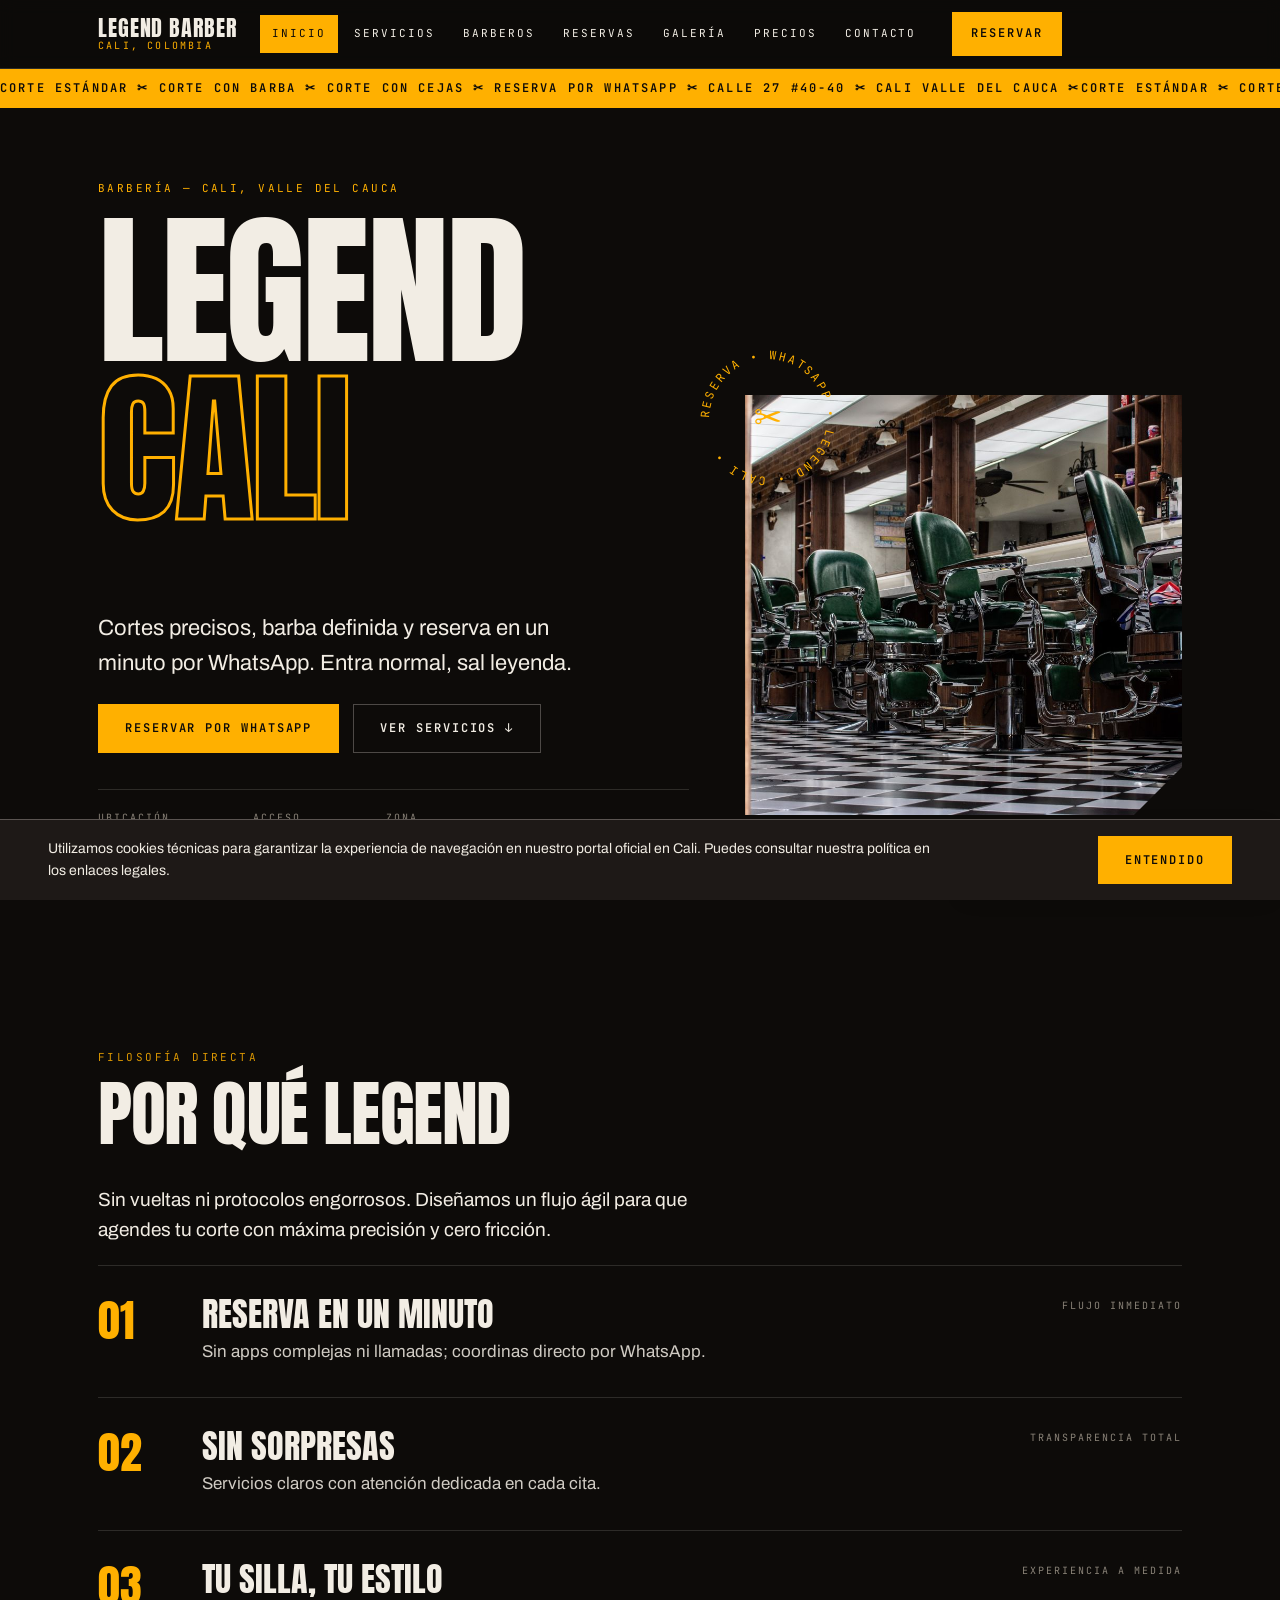
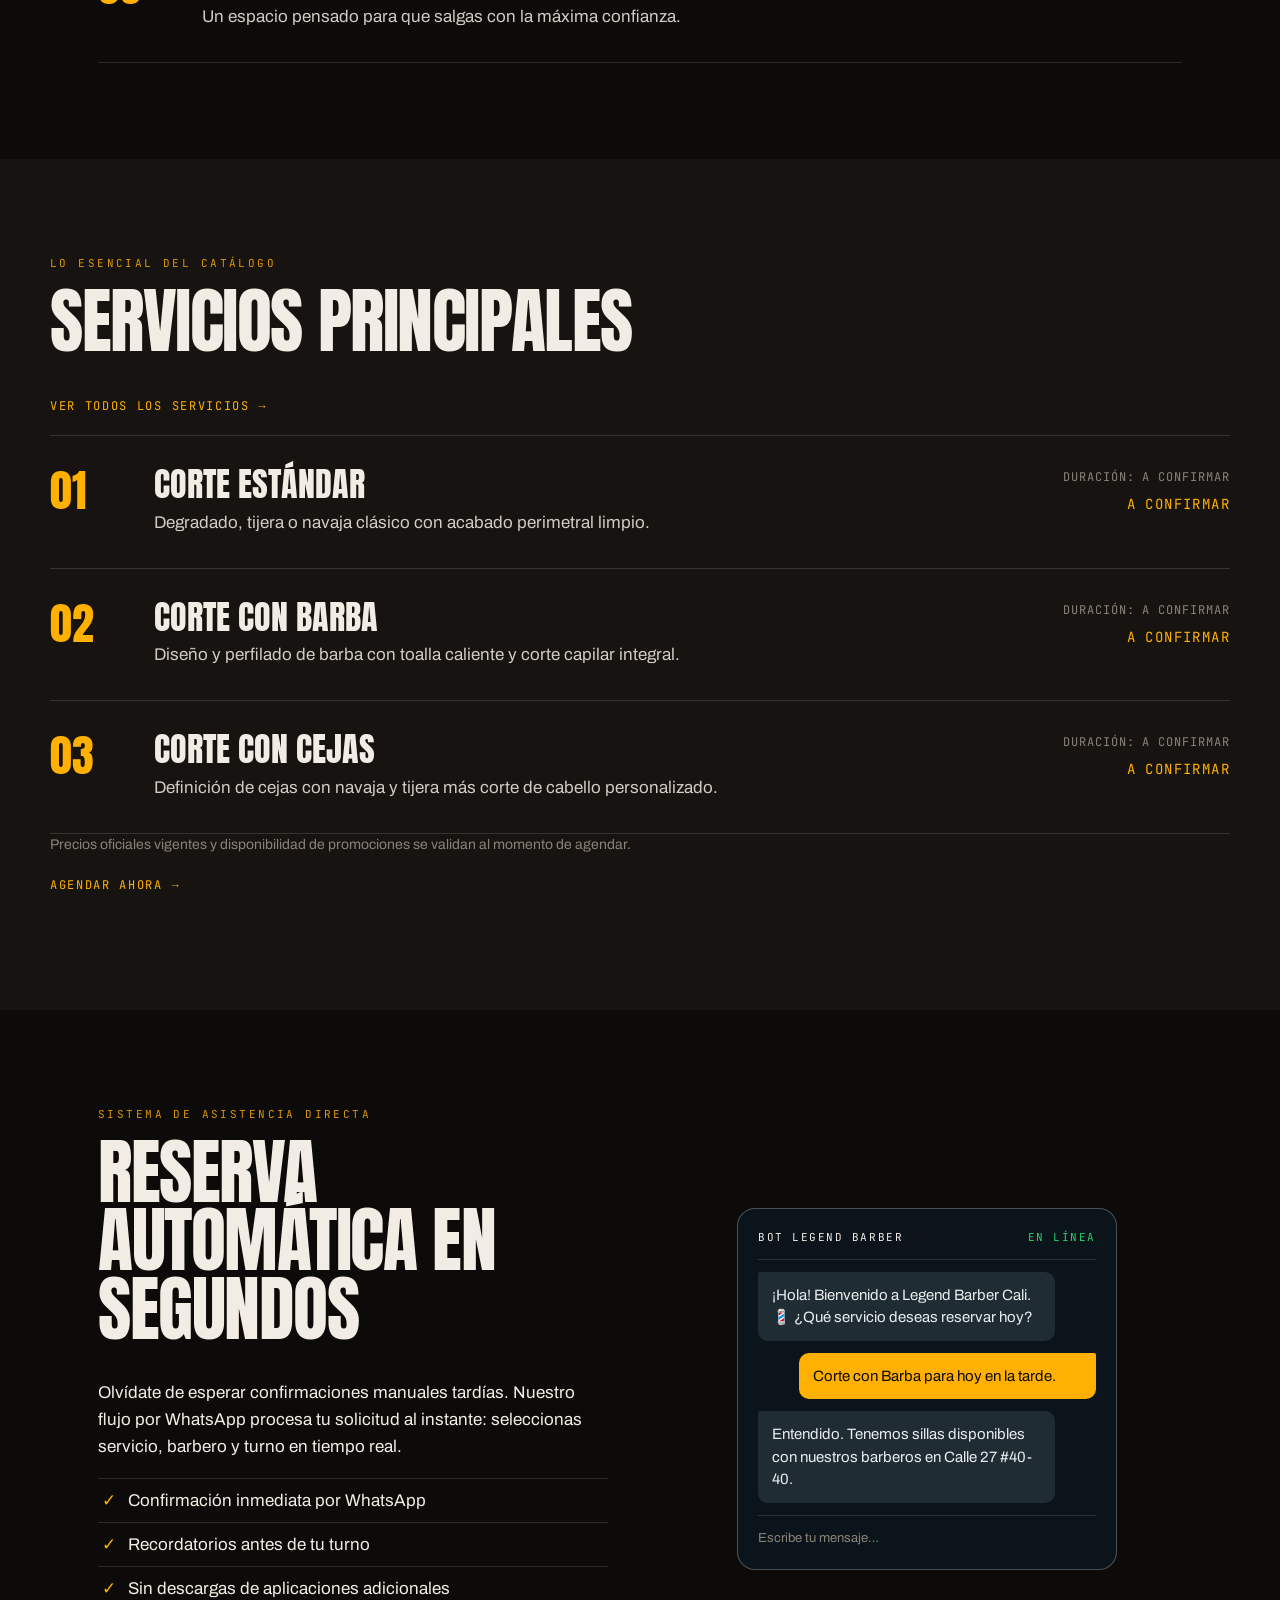
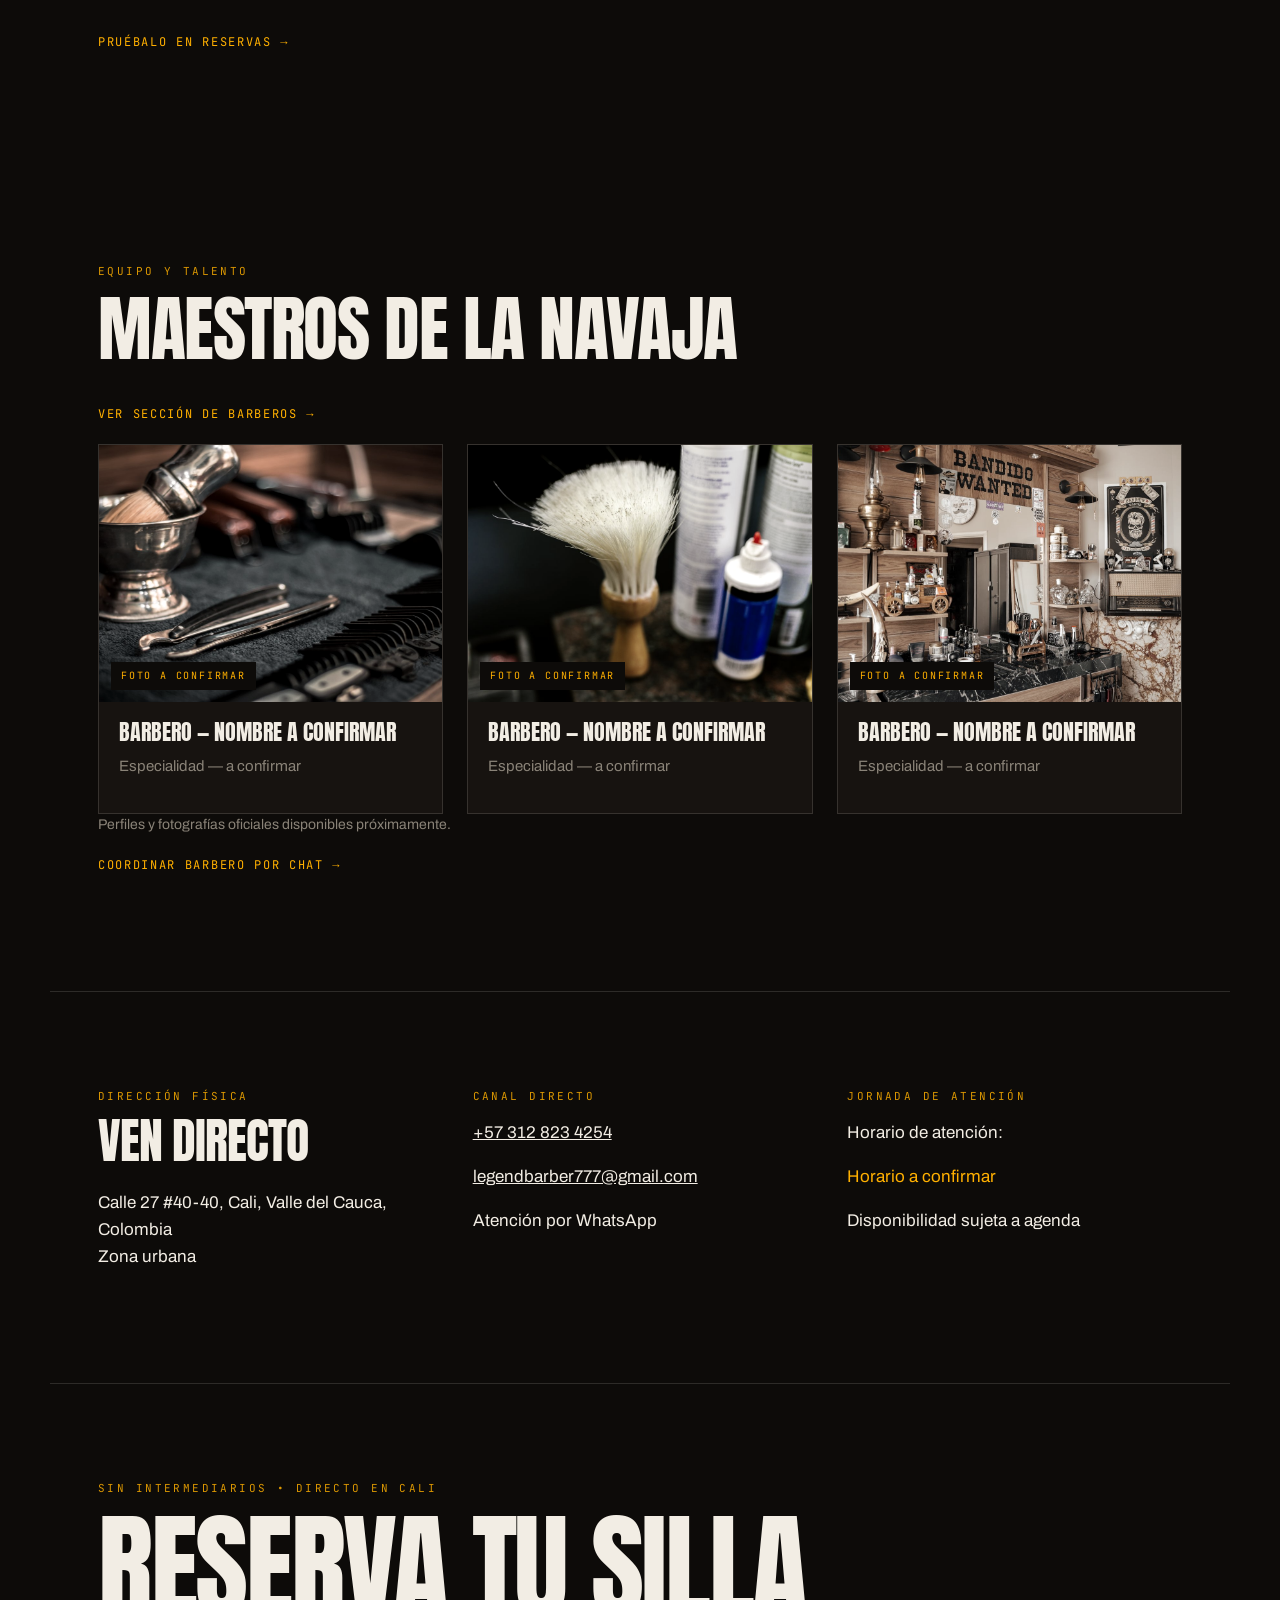
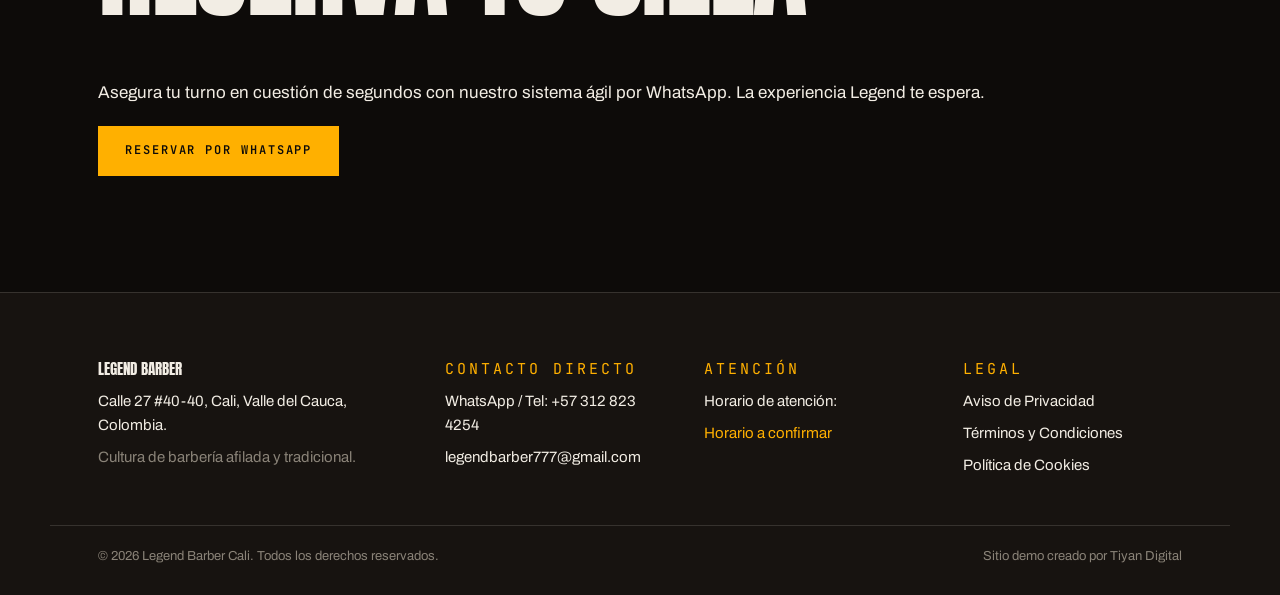
<file: index.html>
<!DOCTYPE html>
<html lang="es-CO">
<head>
<meta charset="utf-8">
<meta name="viewport" content="width=device-width, initial-scale=1">
<title>Inicio — Legend Barber, Cali</title>
<meta name="description" content="Legend Barber — barbería para hombres en Cali. Cortes precisos, barba definida y reserva en un minuto por WhatsApp.">
<meta property="og:title" content="Inicio — Legend Barber, Cali">
<meta property="og:description" content="Legend Barber — barbería para hombres en Cali. Cortes precisos, barba definida y reserva en un minuto por WhatsApp.">
<meta property="og:type" content="website">
<link rel="stylesheet" href="assets/css/style.css">
<link rel="icon" href="data:image/svg+xml,%3Csvg xmlns='http://www.w3.org/2000/svg' viewBox='0 0 64 64'%3E%3Crect width='64' height='64' fill='%230D0B09'/%3E%3Ctext x='32' y='44' font-family='Arial Black' font-size='36' fill='%23FFB000' text-anchor='middle'%3EL%3C/text%3E%3C/svg%3E">
</head>
<body>
<header class="site-nav" id="topo">
  <a class="salto" href="#contenido">Saltar al contenido</a>
  <div class="nav-interior">
    <a class="marca" href="index.html" aria-label="Legend Barber — inicio">
      <span class="marca-nombre">Legend Barber</span>
      <span class="marca-ciudad">Cali, Colombia</span>
    </a>
    <button class="menu-boton" type="button" aria-expanded="false" aria-controls="menu-principal" aria-label="Abrir menú">
      <span></span><span></span><span></span>
    </button>
    <nav aria-label="Navegación principal">
      <ul class="menu" id="menu-principal"><li><a href="index.html" class="activo" aria-current="page">Inicio</a></li><li><a href="servicios.html">Servicios</a></li><li><a href="barberos.html">Barberos</a></li><li><a href="reservas.html">Reservas</a></li><li><a href="galeria.html">Galería</a></li><li><a href="precios.html">Precios</a></li><li><a href="contacto.html">Contacto</a></li></ul>
    </nav>
    <a class="btn btn-ambar btn-nav" href="https://wa.me/573128234254" target="_blank" rel="noopener">Reservar</a>
  </div>
</header>
<div class="marquesina" aria-hidden="true"><div class="marquesina-pista"><span>CORTE ESTÁNDAR ✂ CORTE CON BARBA ✂ CORTE CON CEJAS ✂ RESERVA POR WHATSAPP ✂ CALLE 27 #40-40 ✂ CALI VALLE DEL CAUCA ✂ </span><span>CORTE ESTÁNDAR ✂ CORTE CON BARBA ✂ CORTE CON CEJAS ✂ RESERVA POR WHATSAPP ✂ CALLE 27 #40-40 ✂ CALI VALLE DEL CAUCA ✂ </span></div></div>
<main id="contenido">
<section class="heroe">
  <div class="heroe-texto">
    <p class="etiqueta reveal">Barbería — Cali, Valle del Cauca</p>
    <h1 class="reveal"><span class="linea">Legend</span><span class="linea linea-contorno">Cali</span></h1>
    <p class="sub reveal">Cortes precisos, barba definida y reserva en un minuto por WhatsApp. Entra normal, sal leyenda.</p>
    <p class="fila-cta reveal">
      <a class="btn btn-ambar" href="https://wa.me/573128234254" target="_blank" rel="noopener">Reservar por WhatsApp</a>
      <a class="btn btn-linea" href="servicios.html">Ver servicios ↓</a>
    </p>
    <dl class="heroe-datos reveal">
      <div><dt>Ubicación</dt><dd>Calle 27 #40-40</dd></div>
      <div><dt>Acceso</dt><dd>Con o sin cita</dd></div>
      <div><dt>Zona</dt><dd>Cali, Valle</dd></div>
    </dl>
  </div>
  <div class="heroe-media reveal">
    <img src="assets/img/hero.jpg" alt="Interior oscuro de la barbería Legend Barber en Cali" width="1200" height="1500" loading="eager">
    <div class="insignia" aria-hidden="true">
      <svg viewBox="0 0 200 200"><defs><path id="circulo-texto" d="M100,100 m-78,0 a78,78 0 1,1 156,0 a78,78 0 1,1 -156,0"/></defs>
      <text><textPath href="#circulo-texto">Reserva • WhatsApp • Legend • Cali •&#160;</textPath></text></svg>
      <span class="insignia-centro">✂</span>
    </div>
    <p class="nota-foto">Foto de referencia — se reemplazará con fotos reales del trabajo de Legend</p>
  </div>
</section>

<section class="seccion">
  <p class="etiqueta">Filosofía directa</p>
  <h2>Por qué Legend</h2>
  <p class="intro-seccion">Sin vueltas ni protocolos engorrosos. Diseñamos un flujo ágil para que agendes tu corte con máxima precisión y cero fricción.</p>
  <ol class="filas">
    <li><span class="num">01</span><div><h3>Reserva en un minuto</h3><p>Sin apps complejas ni llamadas; coordinas directo por WhatsApp.</p></div><span class="fila-etiqueta">Flujo inmediato</span></li>
    <li><span class="num">02</span><div><h3>Sin sorpresas</h3><p>Servicios claros con atención dedicada en cada cita.</p></div><span class="fila-etiqueta">Transparencia total</span></li>
    <li><span class="num">03</span><div><h3>Tu silla, tu estilo</h3><p>Un espacio pensado para que salgas con la máxima confianza.</p></div><span class="fila-etiqueta">Experiencia a medida</span></li>
  </ol>
</section>

<section class="seccion seccion-oscura">
  <p class="etiqueta">Lo esencial del catálogo</p>
  <h2>Servicios principales</h2>
  <p><a class="enlace-flecha" href="servicios.html">Ver todos los servicios →</a></p>
  <ol class="filas filas-servicio">
    <li><span class="num">01</span><div><h3>Corte Estándar</h3><p>Degradado, tijera o navaja clásico con acabado perimetral limpio.</p></div><div class="fila-meta"><span>Duración: A confirmar</span><span class="precio">A confirmar</span></div></li>
    <li><span class="num">02</span><div><h3>Corte con Barba</h3><p>Diseño y perfilado de barba con toalla caliente y corte capilar integral.</p></div><div class="fila-meta"><span>Duración: A confirmar</span><span class="precio">A confirmar</span></div></li>
    <li><span class="num">03</span><div><h3>Corte con Cejas</h3><p>Definición de cejas con navaja y tijera más corte de cabello personalizado.</p></div><div class="fila-meta"><span>Duración: A confirmar</span><span class="precio">A confirmar</span></div></li>
  </ol>
  <p class="nota">Precios oficiales vigentes y disponibilidad de promociones se validan al momento de agendar.</p>
  <p><a class="enlace-flecha" href="reservas.html">Agendar ahora →</a></p>
</section>

<section class="seccion teaser-bot">
  <div class="teaser-texto">
    <p class="etiqueta">Sistema de asistencia directa</p>
    <h2>Reserva automática en segundos</h2>
    <p>Olvídate de esperar confirmaciones manuales tardías. Nuestro flujo por WhatsApp procesa tu solicitud al instante: seleccionas servicio, barbero y turno en tiempo real.</p>
    <ul class="lista-check">
      <li>Confirmación inmediata por WhatsApp</li>
      <li>Recordatorios antes de tu turno</li>
      <li>Sin descargas de aplicaciones adicionales</li>
    </ul>
    <p><a class="enlace-flecha" href="reservas.html">Pruébalo en Reservas →</a></p>
  </div>
  <div class="telefono-mini" aria-label="Vista previa del bot de reservas por WhatsApp">
    <p class="telefono-cabecera"><span>Bot Legend Barber</span><span class="en-linea">En línea</span></p>
    <div class="burbuja burbuja-bot">¡Hola! Bienvenido a Legend Barber Cali. 💈 ¿Qué servicio deseas reservar hoy?</div>
    <div class="burbuja burbuja-yo">Corte con Barba para hoy en la tarde.</div>
    <div class="burbuja burbuja-bot">Entendido. Tenemos sillas disponibles con nuestros barberos en Calle 27 #40-40.</div>
    <p class="telefono-entrada">Escribe tu mensaje…</p>
  </div>
</section>

<section class="seccion">
  <p class="etiqueta">Equipo y talento</p>
  <h2>Maestros de la navaja</h2>
  <p><a class="enlace-flecha" href="barberos.html">Ver sección de barberos →</a></p>
  <div class="tarjetas-barbero">
    <article class="tarjeta-barbero"><div class="foto-marcador"><img src="assets/img/herramientas.jpg" alt="Herramientas de barbería: navajas y peines" loading="lazy"><span>Foto a confirmar</span></div><h3>Barbero — nombre a confirmar</h3><p>Especialidad — a confirmar</p></article>
    <article class="tarjeta-barbero"><div class="foto-marcador"><img src="assets/img/detalle.jpg" alt="Detalle de herramientas de barbería" loading="lazy"><span>Foto a confirmar</span></div><h3>Barbero — nombre a confirmar</h3><p>Especialidad — a confirmar</p></article>
    <article class="tarjeta-barbero"><div class="foto-marcador"><img src="assets/img/interior.jpg" alt="Interior de la barbería" loading="lazy"><span>Foto a confirmar</span></div><h3>Barbero — nombre a confirmar</h3><p>Especialidad — a confirmar</p></article>
  </div>
  <p class="nota">Perfiles y fotografías oficiales disponibles próximamente.</p>
  <p><a class="enlace-flecha" href="https://wa.me/573128234254" target="_blank" rel="noopener">Coordinar barbero por chat →</a></p>
</section>

<section class="seccion visita">
  <div>
    <p class="etiqueta">Dirección física</p>
    <h2>Ven directo</h2>
    <address>Calle 27 #40-40, Cali, Valle del Cauca, Colombia</address>
    <p>Zona urbana</p>
  </div>
  <div>
    <p class="etiqueta">Canal directo</p>
    <p><a href="tel:+573128234254">+57 312 823 4254</a></p>
    <p><a href="mailto:legendbarber777@gmail.com">legendbarber777@gmail.com</a></p>
    <p>Atención por WhatsApp</p>
  </div>
  <div>
    <p class="etiqueta">Jornada de atención</p>
    <p>Horario de atención:</p>
    <p class="ambar">Horario a confirmar</p>
    <p>Disponibilidad sujeta a agenda</p>
  </div>
</section>

<section class="seccion cta-final">
  <p class="etiqueta">Sin intermediarios • Directo en Cali</p>
  <h2>Reserva tu silla</h2>
  <p>Asegura tu turno en cuestión de segundos con nuestro sistema ágil por WhatsApp. La experiencia Legend te espera.</p>
  <p class="fila-cta"><a class="btn btn-ambar" href="https://wa.me/573128234254" target="_blank" rel="noopener">Reservar por WhatsApp</a></p>
</section>
</main>
<footer class="pie">
  <div class="pie-interior">
    <div class="pie-bloque pie-marca">
      <p class="pie-logo">Legend Barber</p>
      <p>Calle 27 #40-40, Cali, Valle del Cauca, Colombia.</p>
      <p class="pie-lema">Cultura de barbería afilada y tradicional.</p>
    </div>
    <div class="pie-bloque">
      <p class="pie-titulo">Contacto directo</p>
      <p><a href="tel:+573128234254">WhatsApp / Tel: +57 312 823 4254</a></p>
      <p><a href="mailto:legendbarber777@gmail.com">legendbarber777@gmail.com</a></p>
    </div>
    <div class="pie-bloque">
      <p class="pie-titulo">Atención</p>
      <p>Horario de atención:</p>
      <p class="ambar">Horario a confirmar</p>
    </div>
    <div class="pie-bloque">
      <p class="pie-titulo">Legal</p>
      <p><a href="aviso-privacidad.html">Aviso de Privacidad</a></p>
      <p><a href="terminos.html">Términos y Condiciones</a></p>
      <p><a href="cookies.html">Política de Cookies</a></p>
    </div>
  </div>
  <div class="pie-base">
    <p>© 2026 Legend Barber Cali. Todos los derechos reservados.</p>
    <p>Sitio demo creado por Tiyan Digital</p>
  </div>
</footer>
<a class="btn-flotante" href="https://wa.me/573128234254" target="_blank" rel="noopener" aria-label="Escribir por WhatsApp al +57 312 823 4254">
  <svg viewBox="0 0 24 24" width="26" height="26" aria-hidden="true"><path fill="currentColor" d="M12 2a10 10 0 0 0-8.6 15.1L2 22l5.1-1.3A10 10 0 1 0 12 2Zm0 1.8a8.2 8.2 0 1 1-4.2 15.3l-.3-.2-3 .8.8-2.9-.2-.3A8.2 8.2 0 0 1 12 3.8Zm-3.6 4.2c-.2 0-.5.1-.7.3-.2.3-.9.9-.9 2.2s.9 2.5 1.1 2.7c.1.2 1.9 3 4.7 4.1 2.3.9 2.8.7 3.3.7.5-.1 1.6-.7 1.9-1.3.2-.7.2-1.2.2-1.3-.1-.1-.3-.2-.6-.3l-2.1-1c-.3-.2-.5-.2-.8.1l-.9 1.1c-.2.2-.3.2-.6.1a7.6 7.6 0 0 1-2.2-1.4 8.2 8.2 0 0 1-1.5-1.9c-.2-.3 0-.4.1-.6l.5-.6c.1-.2.2-.3.3-.5.1-.2 0-.4 0-.5l-1-2.3c-.2-.6-.5-.6-.8-.6Z"/></svg>
  <span>WhatsApp (+57 312 823 4254)</span>
</a>
<div class="cookies" id="cookies" role="region" aria-label="Aviso de cookies" hidden>
  <p>Utilizamos cookies técnicas para garantizar la experiencia de navegación en nuestro portal oficial en Cali. Puedes consultar nuestra política en los enlaces legales.</p>
  <button class="btn btn-ambar" type="button" id="cookies-aceptar">Entendido</button>
</div>
<script src="assets/js/main.js" defer></script>
</body>
</html>
</file>
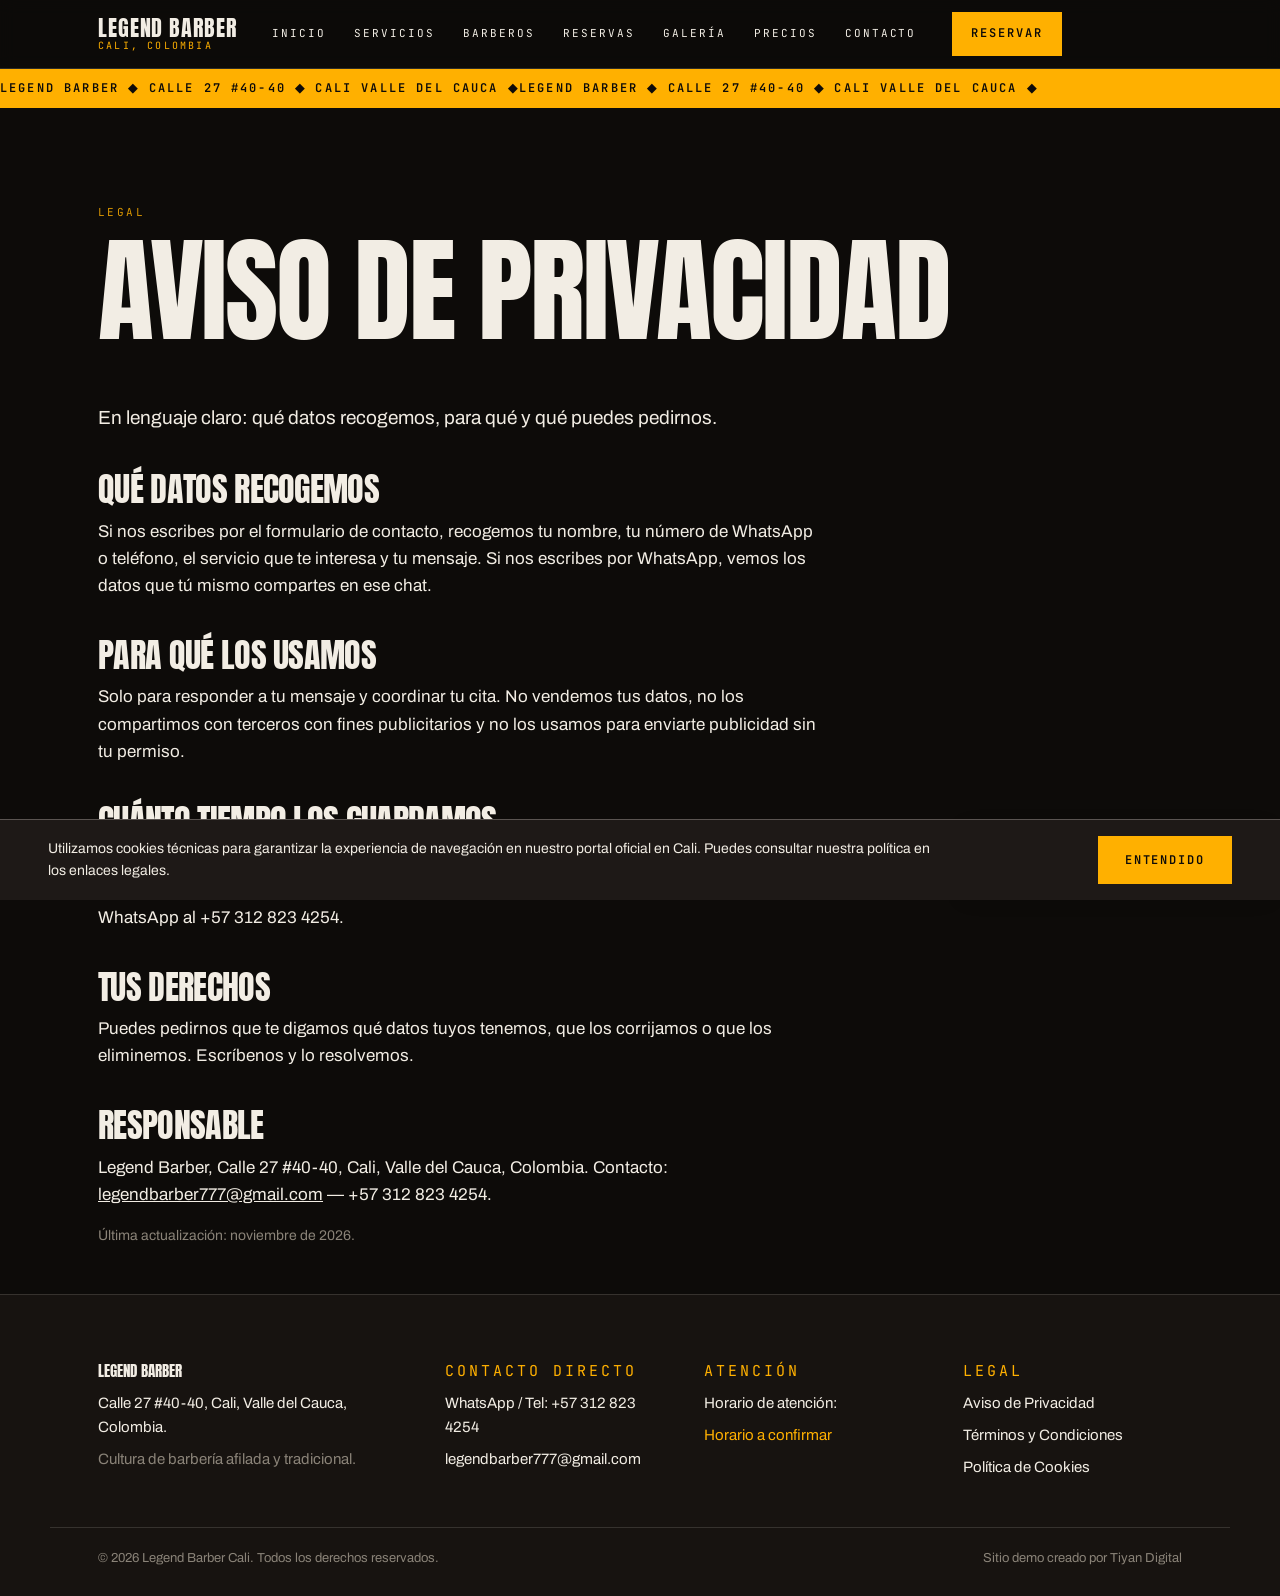
<file: aviso-privacidad.html>
<!DOCTYPE html>
<html lang="es-CO">
<head>
<meta charset="utf-8">
<meta name="viewport" content="width=device-width, initial-scale=1">
<title>Aviso de Privacidad — Legend Barber, Cali</title>
<meta name="description" content="Aviso de Privacidad de Legend Barber, Cali: qué datos recogemos y para qué.">
<meta property="og:title" content="Aviso de Privacidad — Legend Barber, Cali">
<meta property="og:description" content="Aviso de Privacidad de Legend Barber, Cali: qué datos recogemos y para qué.">
<meta property="og:type" content="website">
<link rel="stylesheet" href="assets/css/style.css">
<link rel="icon" href="data:image/svg+xml,%3Csvg xmlns='http://www.w3.org/2000/svg' viewBox='0 0 64 64'%3E%3Crect width='64' height='64' fill='%230D0B09'/%3E%3Ctext x='32' y='44' font-family='Arial Black' font-size='36' fill='%23FFB000' text-anchor='middle'%3EL%3C/text%3E%3C/svg%3E">
</head>
<body>
<header class="site-nav" id="topo">
  <a class="salto" href="#contenido">Saltar al contenido</a>
  <div class="nav-interior">
    <a class="marca" href="index.html" aria-label="Legend Barber — inicio">
      <span class="marca-nombre">Legend Barber</span>
      <span class="marca-ciudad">Cali, Colombia</span>
    </a>
    <button class="menu-boton" type="button" aria-expanded="false" aria-controls="menu-principal" aria-label="Abrir menú">
      <span></span><span></span><span></span>
    </button>
    <nav aria-label="Navegación principal">
      <ul class="menu" id="menu-principal"><li><a href="index.html">Inicio</a></li><li><a href="servicios.html">Servicios</a></li><li><a href="barberos.html">Barberos</a></li><li><a href="reservas.html">Reservas</a></li><li><a href="galeria.html">Galería</a></li><li><a href="precios.html">Precios</a></li><li><a href="contacto.html">Contacto</a></li></ul>
    </nav>
    <a class="btn btn-ambar btn-nav" href="https://wa.me/573128234254" target="_blank" rel="noopener">Reservar</a>
  </div>
</header>
<div class="marquesina" aria-hidden="true"><div class="marquesina-pista"><span>LEGEND BARBER ◆ CALLE 27 #40-40 ◆ CALI VALLE DEL CAUCA ◆ </span><span>LEGEND BARBER ◆ CALLE 27 #40-40 ◆ CALI VALLE DEL CAUCA ◆ </span></div></div>
<main id="contenido">
<section class="seccion cabecera-pagina legal">
  <p class="etiqueta">Legal</p>
  <h1>Aviso de Privacidad</h1>
  <p class="intro-seccion">En lenguaje claro: qué datos recogemos, para qué y qué puedes pedirnos.</p>
  <h2>Qué datos recogemos</h2>
  <p>Si nos escribes por el formulario de contacto, recogemos tu nombre, tu número de WhatsApp o teléfono, el servicio que te interesa y tu mensaje. Si nos escribes por WhatsApp, vemos los datos que tú mismo compartes en ese chat.</p>
  <h2>Para qué los usamos</h2>
  <p>Solo para responder a tu mensaje y coordinar tu cita. No vendemos tus datos, no los compartimos con terceros con fines publicitarios y no los usamos para enviarte publicidad sin tu permiso.</p>
  <h2>Cuánto tiempo los guardamos</h2>
  <p>Guardamos tu mensaje solo el tiempo necesario para atender tu solicitud. Puedes pedirnos en cualquier momento que lo eliminemos escribiendo a <a href="mailto:legendbarber777@gmail.com">legendbarber777@gmail.com</a> o por WhatsApp al +57 312 823 4254.</p>
  <h2>Tus derechos</h2>
  <p>Puedes pedirnos que te digamos qué datos tuyos tenemos, que los corrijamos o que los eliminemos. Escríbenos y lo resolvemos.</p>
  <h2>Responsable</h2>
  <p>Legend Barber, Calle 27 #40-40, Cali, Valle del Cauca, Colombia. Contacto: <a href="mailto:legendbarber777@gmail.com">legendbarber777@gmail.com</a> — +57 312 823 4254.</p>
  <p class="nota">Última actualización: noviembre de 2026.</p>
</section>
</main>
<footer class="pie">
  <div class="pie-interior">
    <div class="pie-bloque pie-marca">
      <p class="pie-logo">Legend Barber</p>
      <p>Calle 27 #40-40, Cali, Valle del Cauca, Colombia.</p>
      <p class="pie-lema">Cultura de barbería afilada y tradicional.</p>
    </div>
    <div class="pie-bloque">
      <p class="pie-titulo">Contacto directo</p>
      <p><a href="tel:+573128234254">WhatsApp / Tel: +57 312 823 4254</a></p>
      <p><a href="mailto:legendbarber777@gmail.com">legendbarber777@gmail.com</a></p>
    </div>
    <div class="pie-bloque">
      <p class="pie-titulo">Atención</p>
      <p>Horario de atención:</p>
      <p class="ambar">Horario a confirmar</p>
    </div>
    <div class="pie-bloque">
      <p class="pie-titulo">Legal</p>
      <p><a href="aviso-privacidad.html">Aviso de Privacidad</a></p>
      <p><a href="terminos.html">Términos y Condiciones</a></p>
      <p><a href="cookies.html">Política de Cookies</a></p>
    </div>
  </div>
  <div class="pie-base">
    <p>© 2026 Legend Barber Cali. Todos los derechos reservados.</p>
    <p>Sitio demo creado por Tiyan Digital</p>
  </div>
</footer>
<a class="btn-flotante" href="https://wa.me/573128234254" target="_blank" rel="noopener" aria-label="Escribir por WhatsApp al +57 312 823 4254">
  <svg viewBox="0 0 24 24" width="26" height="26" aria-hidden="true"><path fill="currentColor" d="M12 2a10 10 0 0 0-8.6 15.1L2 22l5.1-1.3A10 10 0 1 0 12 2Zm0 1.8a8.2 8.2 0 1 1-4.2 15.3l-.3-.2-3 .8.8-2.9-.2-.3A8.2 8.2 0 0 1 12 3.8Zm-3.6 4.2c-.2 0-.5.1-.7.3-.2.3-.9.9-.9 2.2s.9 2.5 1.1 2.7c.1.2 1.9 3 4.7 4.1 2.3.9 2.8.7 3.3.7.5-.1 1.6-.7 1.9-1.3.2-.7.2-1.2.2-1.3-.1-.1-.3-.2-.6-.3l-2.1-1c-.3-.2-.5-.2-.8.1l-.9 1.1c-.2.2-.3.2-.6.1a7.6 7.6 0 0 1-2.2-1.4 8.2 8.2 0 0 1-1.5-1.9c-.2-.3 0-.4.1-.6l.5-.6c.1-.2.2-.3.3-.5.1-.2 0-.4 0-.5l-1-2.3c-.2-.6-.5-.6-.8-.6Z"/></svg>
  <span>WhatsApp (+57 312 823 4254)</span>
</a>
<div class="cookies" id="cookies" role="region" aria-label="Aviso de cookies" hidden>
  <p>Utilizamos cookies técnicas para garantizar la experiencia de navegación en nuestro portal oficial en Cali. Puedes consultar nuestra política en los enlaces legales.</p>
  <button class="btn btn-ambar" type="button" id="cookies-aceptar">Entendido</button>
</div>
<script src="assets/js/main.js" defer></script>
</body>
</html>
</file>
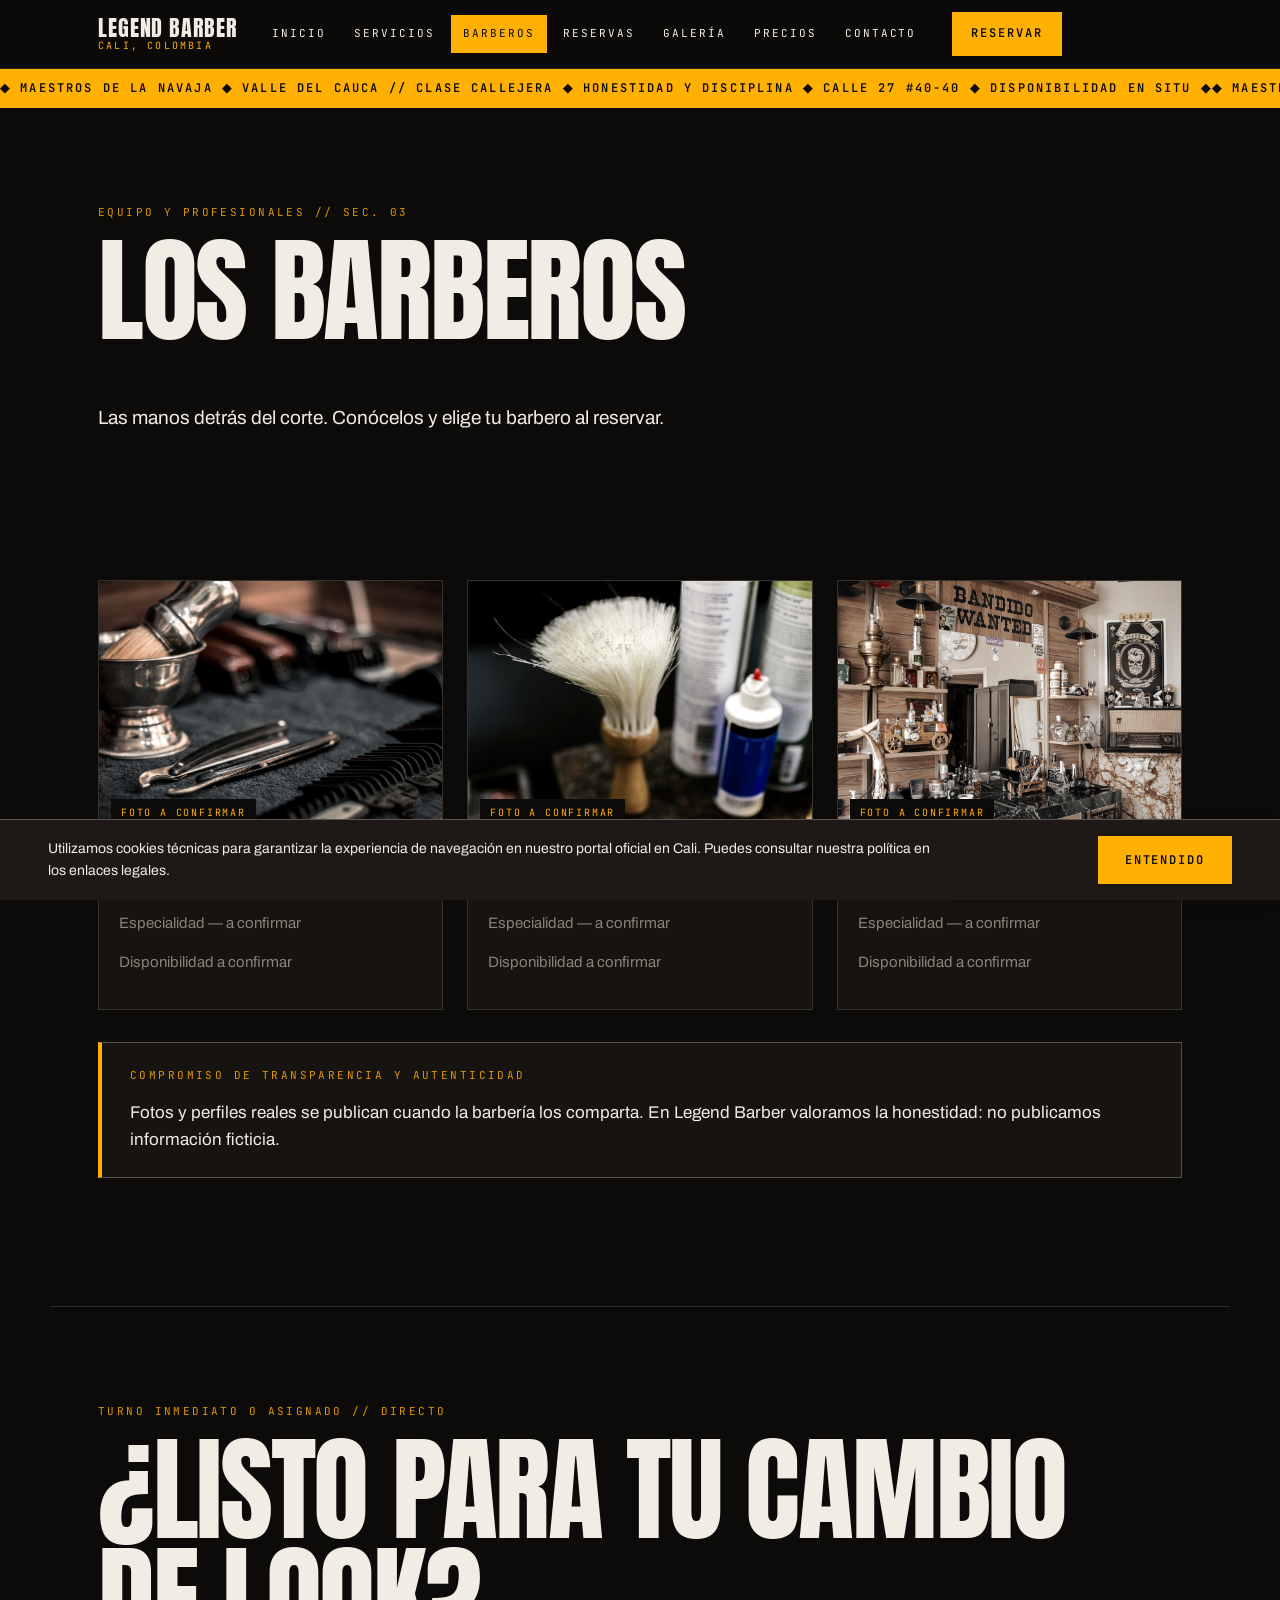
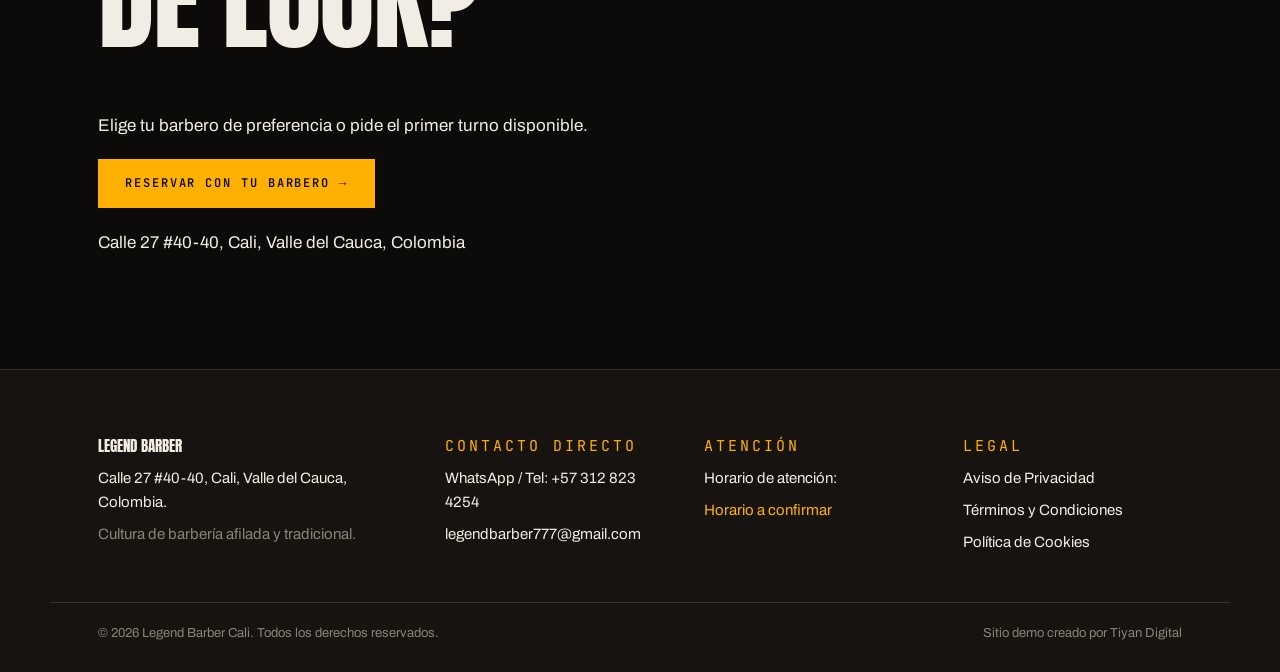
<file: barberos.html>
<!DOCTYPE html>
<html lang="es-CO">
<head>
<meta charset="utf-8">
<meta name="viewport" content="width=device-width, initial-scale=1">
<title>Barberos — Legend Barber, Cali</title>
<meta name="description" content="Conoce a los barberos de Legend Barber en Cali. Fotos y perfiles reales se publican cuando la barbería los comparta.">
<meta property="og:title" content="Barberos — Legend Barber, Cali">
<meta property="og:description" content="Conoce a los barberos de Legend Barber en Cali. Fotos y perfiles reales se publican cuando la barbería los comparta.">
<meta property="og:type" content="website">
<link rel="stylesheet" href="assets/css/style.css">
<link rel="icon" href="data:image/svg+xml,%3Csvg xmlns='http://www.w3.org/2000/svg' viewBox='0 0 64 64'%3E%3Crect width='64' height='64' fill='%230D0B09'/%3E%3Ctext x='32' y='44' font-family='Arial Black' font-size='36' fill='%23FFB000' text-anchor='middle'%3EL%3C/text%3E%3C/svg%3E">
</head>
<body>
<header class="site-nav" id="topo">
  <a class="salto" href="#contenido">Saltar al contenido</a>
  <div class="nav-interior">
    <a class="marca" href="index.html" aria-label="Legend Barber — inicio">
      <span class="marca-nombre">Legend Barber</span>
      <span class="marca-ciudad">Cali, Colombia</span>
    </a>
    <button class="menu-boton" type="button" aria-expanded="false" aria-controls="menu-principal" aria-label="Abrir menú">
      <span></span><span></span><span></span>
    </button>
    <nav aria-label="Navegación principal">
      <ul class="menu" id="menu-principal"><li><a href="index.html">Inicio</a></li><li><a href="servicios.html">Servicios</a></li><li><a href="barberos.html" class="activo" aria-current="page">Barberos</a></li><li><a href="reservas.html">Reservas</a></li><li><a href="galeria.html">Galería</a></li><li><a href="precios.html">Precios</a></li><li><a href="contacto.html">Contacto</a></li></ul>
    </nav>
    <a class="btn btn-ambar btn-nav" href="https://wa.me/573128234254" target="_blank" rel="noopener">Reservar</a>
  </div>
</header>
<div class="marquesina" aria-hidden="true"><div class="marquesina-pista"><span>◆ MAESTROS DE LA NAVAJA ◆ VALLE DEL CAUCA // CLASE CALLEJERA ◆ HONESTIDAD Y DISCIPLINA ◆ CALLE 27 #40-40 ◆ DISPONIBILIDAD EN SITU ◆ </span><span>◆ MAESTROS DE LA NAVAJA ◆ VALLE DEL CAUCA // CLASE CALLEJERA ◆ HONESTIDAD Y DISCIPLINA ◆ CALLE 27 #40-40 ◆ DISPONIBILIDAD EN SITU ◆ </span></div></div>
<main id="contenido">
<section class="seccion cabecera-pagina">
  <p class="etiqueta">Equipo y profesionales // Sec. 03</p>
  <h1>Los Barberos</h1>
  <p class="intro-seccion">Las manos detrás del corte. Conócelos y elige tu barbero al reservar.</p>
</section>

<section class="seccion">
  <div class="tarjetas-barbero">
    <article class="tarjeta-barbero"><div class="foto-marcador"><img src="assets/img/herramientas.jpg" alt="Herramientas de barbería: navajas y peines" loading="lazy"><span>Foto a confirmar</span></div><h3>Nombre del barbero — a confirmar</h3><p>Especialidad — a confirmar</p><p>Disponibilidad a confirmar</p></article>
    <article class="tarjeta-barbero"><div class="foto-marcador"><img src="assets/img/detalle.jpg" alt="Detalle de herramientas de barbería" loading="lazy"><span>Foto a confirmar</span></div><h3>Nombre del barbero — a confirmar</h3><p>Especialidad — a confirmar</p><p>Disponibilidad a confirmar</p></article>
    <article class="tarjeta-barbero"><div class="foto-marcador"><img src="assets/img/interior.jpg" alt="Interior de la barbería" loading="lazy"><span>Foto a confirmar</span></div><h3>Nombre del barbero — a confirmar</h3><p>Especialidad — a confirmar</p><p>Disponibilidad a confirmar</p></article>
  </div>
  <aside class="caja-nota">
    <p class="etiqueta">Compromiso de transparencia y autenticidad</p>
    <p>Fotos y perfiles reales se publican cuando la barbería los comparta. En Legend Barber valoramos la honestidad: no publicamos información ficticia.</p>
  </aside>
</section>

<section class="seccion cta-final">
  <p class="etiqueta">Turno inmediato o asignado // Directo</p>
  <h2>¿Listo para tu cambio de look?</h2>
  <p>Elige tu barbero de preferencia o pide el primer turno disponible.</p>
  <p class="fila-cta">
    <a class="btn btn-ambar" href="reservas.html">Reservar con tu barbero →</a>
  </p>
  <p>Calle 27 #40-40, Cali, Valle del Cauca, Colombia</p>
</section>
</main>
<footer class="pie">
  <div class="pie-interior">
    <div class="pie-bloque pie-marca">
      <p class="pie-logo">Legend Barber</p>
      <p>Calle 27 #40-40, Cali, Valle del Cauca, Colombia.</p>
      <p class="pie-lema">Cultura de barbería afilada y tradicional.</p>
    </div>
    <div class="pie-bloque">
      <p class="pie-titulo">Contacto directo</p>
      <p><a href="tel:+573128234254">WhatsApp / Tel: +57 312 823 4254</a></p>
      <p><a href="mailto:legendbarber777@gmail.com">legendbarber777@gmail.com</a></p>
    </div>
    <div class="pie-bloque">
      <p class="pie-titulo">Atención</p>
      <p>Horario de atención:</p>
      <p class="ambar">Horario a confirmar</p>
    </div>
    <div class="pie-bloque">
      <p class="pie-titulo">Legal</p>
      <p><a href="aviso-privacidad.html">Aviso de Privacidad</a></p>
      <p><a href="terminos.html">Términos y Condiciones</a></p>
      <p><a href="cookies.html">Política de Cookies</a></p>
    </div>
  </div>
  <div class="pie-base">
    <p>© 2026 Legend Barber Cali. Todos los derechos reservados.</p>
    <p>Sitio demo creado por Tiyan Digital</p>
  </div>
</footer>
<a class="btn-flotante" href="https://wa.me/573128234254" target="_blank" rel="noopener" aria-label="Escribir por WhatsApp al +57 312 823 4254">
  <svg viewBox="0 0 24 24" width="26" height="26" aria-hidden="true"><path fill="currentColor" d="M12 2a10 10 0 0 0-8.6 15.1L2 22l5.1-1.3A10 10 0 1 0 12 2Zm0 1.8a8.2 8.2 0 1 1-4.2 15.3l-.3-.2-3 .8.8-2.9-.2-.3A8.2 8.2 0 0 1 12 3.8Zm-3.6 4.2c-.2 0-.5.1-.7.3-.2.3-.9.9-.9 2.2s.9 2.5 1.1 2.7c.1.2 1.9 3 4.7 4.1 2.3.9 2.8.7 3.3.7.5-.1 1.6-.7 1.9-1.3.2-.7.2-1.2.2-1.3-.1-.1-.3-.2-.6-.3l-2.1-1c-.3-.2-.5-.2-.8.1l-.9 1.1c-.2.2-.3.2-.6.1a7.6 7.6 0 0 1-2.2-1.4 8.2 8.2 0 0 1-1.5-1.9c-.2-.3 0-.4.1-.6l.5-.6c.1-.2.2-.3.3-.5.1-.2 0-.4 0-.5l-1-2.3c-.2-.6-.5-.6-.8-.6Z"/></svg>
  <span>WhatsApp (+57 312 823 4254)</span>
</a>
<div class="cookies" id="cookies" role="region" aria-label="Aviso de cookies" hidden>
  <p>Utilizamos cookies técnicas para garantizar la experiencia de navegación en nuestro portal oficial en Cali. Puedes consultar nuestra política en los enlaces legales.</p>
  <button class="btn btn-ambar" type="button" id="cookies-aceptar">Entendido</button>
</div>
<script src="assets/js/main.js" defer></script>
</body>
</html>
</file>
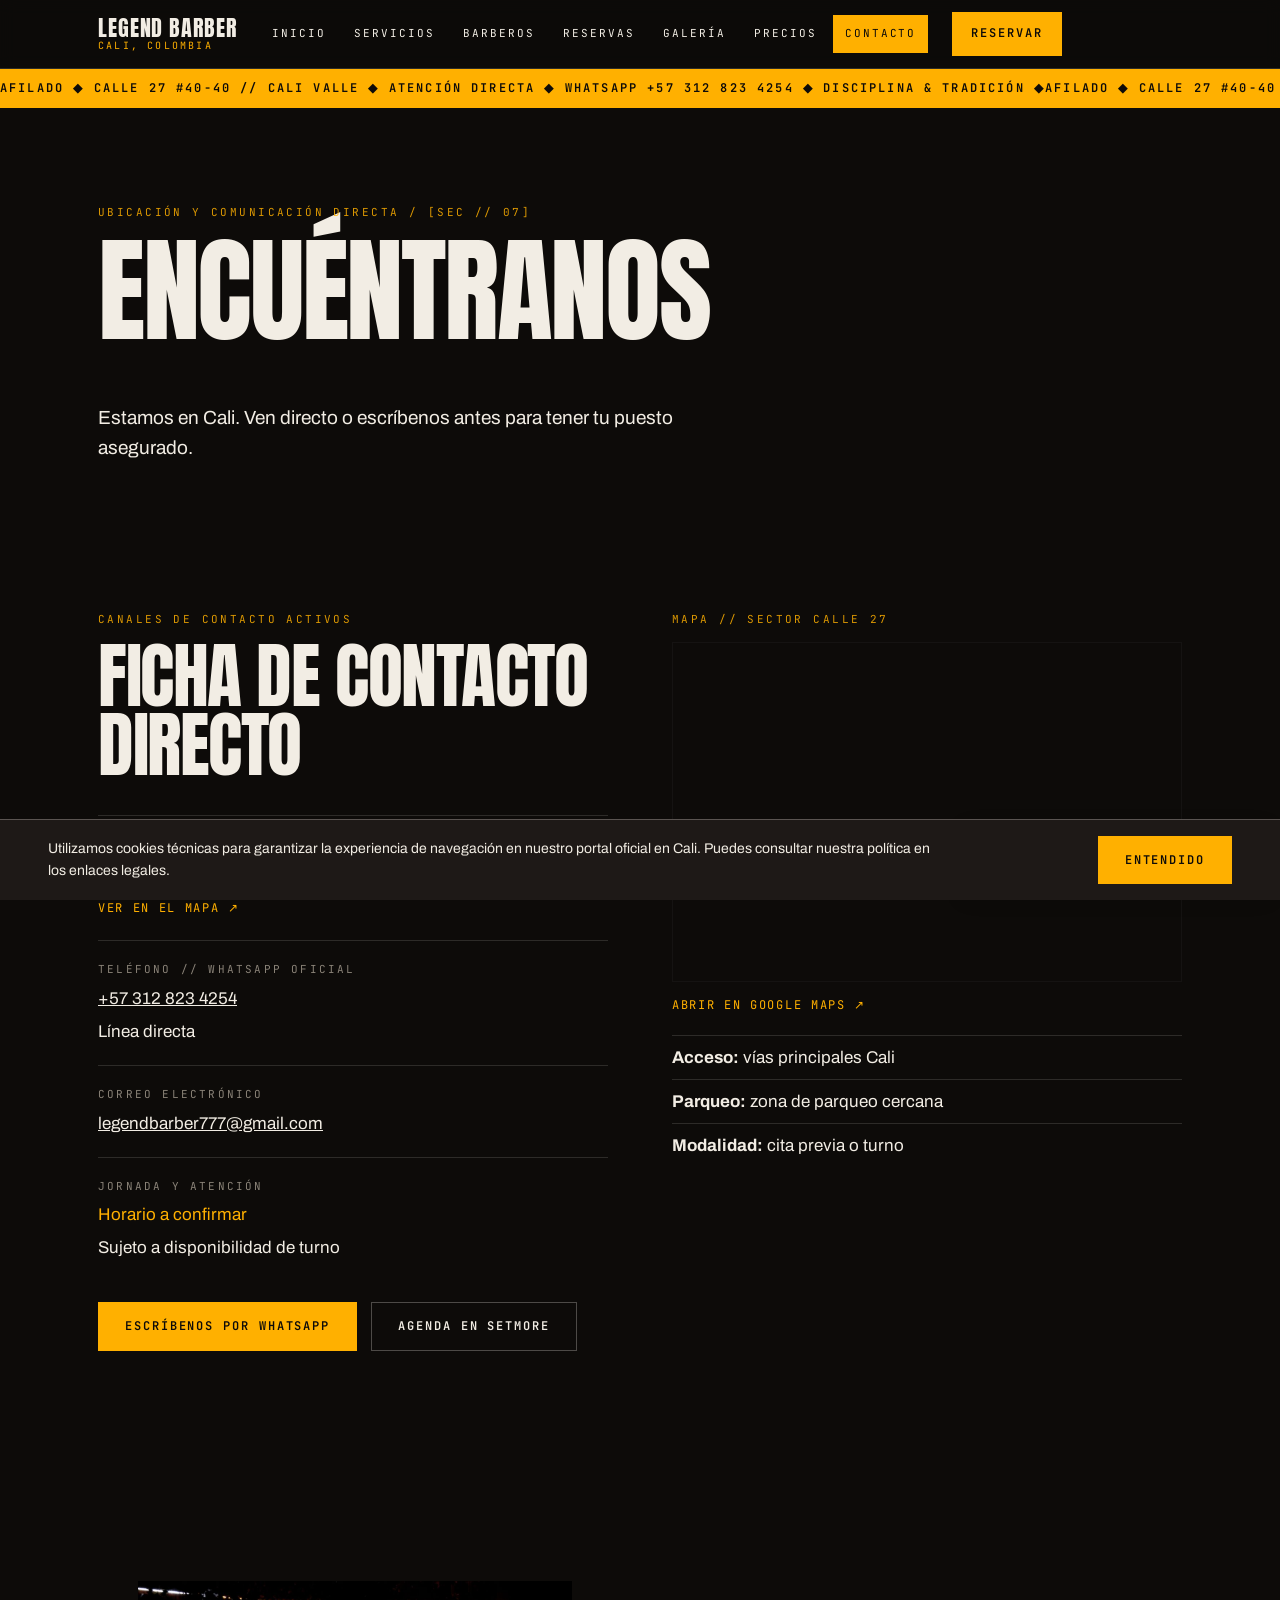
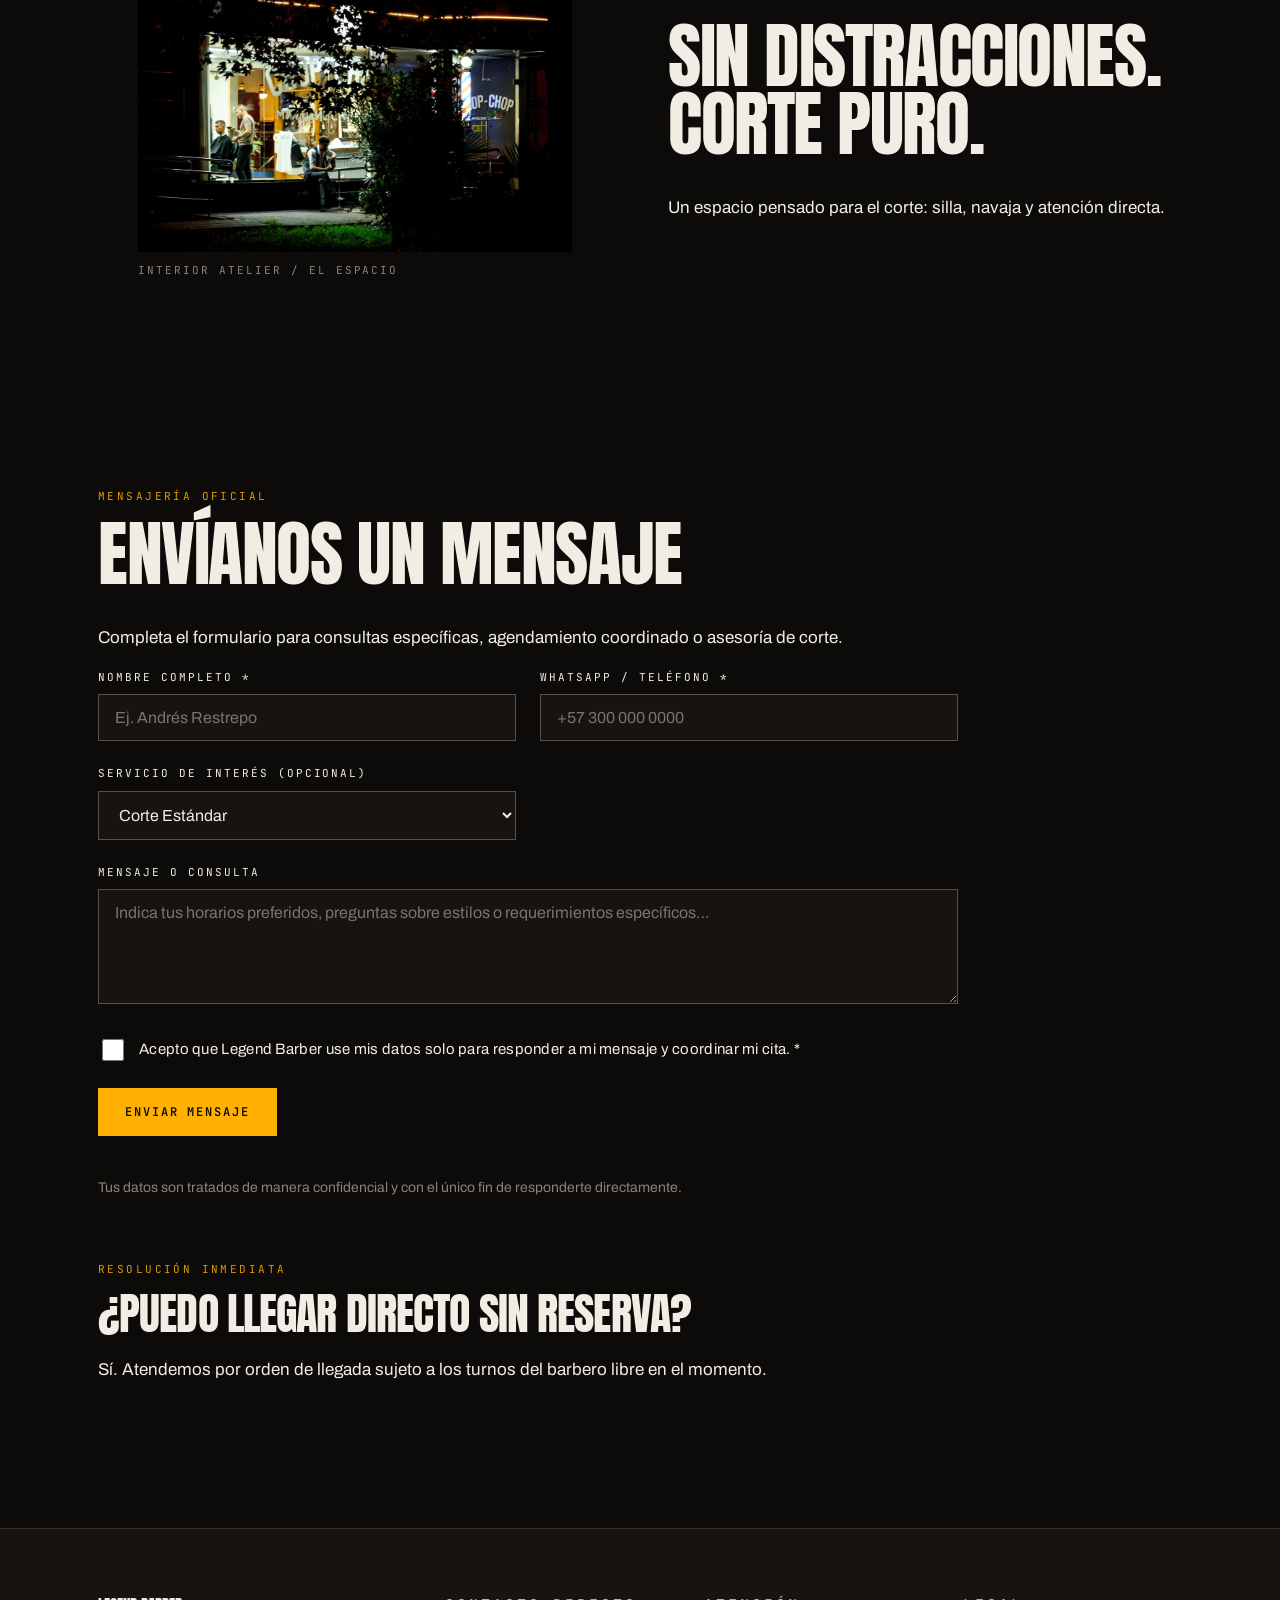
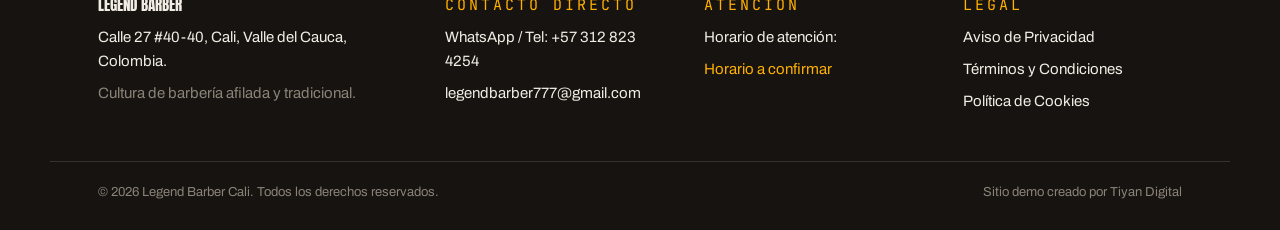
<file: contacto.html>
<!DOCTYPE html>
<html lang="es-CO">
<head>
<meta charset="utf-8">
<meta name="viewport" content="width=device-width, initial-scale=1">
<title>Contacto — Legend Barber, Cali</title>
<meta name="description" content="Contacto de Legend Barber en Cali: Calle 27 #40-40, WhatsApp +57 312 823 4254, legendbarber777@gmail.com. Horario a confirmar.">
<meta property="og:title" content="Contacto — Legend Barber, Cali">
<meta property="og:description" content="Contacto de Legend Barber en Cali: Calle 27 #40-40, WhatsApp +57 312 823 4254, legendbarber777@gmail.com. Horario a confirmar.">
<meta property="og:type" content="website">
<link rel="stylesheet" href="assets/css/style.css">
<link rel="icon" href="data:image/svg+xml,%3Csvg xmlns='http://www.w3.org/2000/svg' viewBox='0 0 64 64'%3E%3Crect width='64' height='64' fill='%230D0B09'/%3E%3Ctext x='32' y='44' font-family='Arial Black' font-size='36' fill='%23FFB000' text-anchor='middle'%3EL%3C/text%3E%3C/svg%3E">
</head>
<body>
<header class="site-nav" id="topo">
  <a class="salto" href="#contenido">Saltar al contenido</a>
  <div class="nav-interior">
    <a class="marca" href="index.html" aria-label="Legend Barber — inicio">
      <span class="marca-nombre">Legend Barber</span>
      <span class="marca-ciudad">Cali, Colombia</span>
    </a>
    <button class="menu-boton" type="button" aria-expanded="false" aria-controls="menu-principal" aria-label="Abrir menú">
      <span></span><span></span><span></span>
    </button>
    <nav aria-label="Navegación principal">
      <ul class="menu" id="menu-principal"><li><a href="index.html">Inicio</a></li><li><a href="servicios.html">Servicios</a></li><li><a href="barberos.html">Barberos</a></li><li><a href="reservas.html">Reservas</a></li><li><a href="galeria.html">Galería</a></li><li><a href="precios.html">Precios</a></li><li><a href="contacto.html" class="activo" aria-current="page">Contacto</a></li></ul>
    </nav>
    <a class="btn btn-ambar btn-nav" href="https://wa.me/573128234254" target="_blank" rel="noopener">Reservar</a>
  </div>
</header>
<div class="marquesina" aria-hidden="true"><div class="marquesina-pista"><span>AFILADO ◆ CALLE 27 #40-40 // CALI VALLE ◆ ATENCIÓN DIRECTA ◆ WHATSAPP +57 312 823 4254 ◆ DISCIPLINA & TRADICIÓN ◆ </span><span>AFILADO ◆ CALLE 27 #40-40 // CALI VALLE ◆ ATENCIÓN DIRECTA ◆ WHATSAPP +57 312 823 4254 ◆ DISCIPLINA & TRADICIÓN ◆ </span></div></div>
<main id="contenido">
<section class="seccion cabecera-pagina">
  <p class="etiqueta">Ubicación y comunicación directa / [Sec // 07]</p>
  <h1>Encuéntranos</h1>
  <p class="intro-seccion">Estamos en Cali. Ven directo o escríbenos antes para tener tu puesto asegurado.</p>
</section>

<section class="seccion contacto-layout">
  <div>
    <p class="etiqueta">Canales de contacto activos</p>
    <h2>Ficha de contacto directo</h2>
    <dl class="contacto-lista">
      <div><dt>Dirección física</dt><dd>Calle 27 #40-40, Cali, Valle del Cauca, Colombia</dd><dd><a class="enlace-flecha" href="https://www.google.com/maps/search/?api=1&query=Calle+27+%2340-40%2C+Cali%2C+Valle+del+Cauca%2C+Colombia" target="_blank" rel="noopener">Ver en el mapa ↗</a></dd></div>
      <div><dt>Teléfono // WhatsApp oficial</dt><dd><a href="tel:+573128234254">+57 312 823 4254</a></dd><dd>Línea directa</dd></div>
      <div><dt>Correo electrónico</dt><dd><a href="mailto:legendbarber777@gmail.com">legendbarber777@gmail.com</a></dd></div>
      <div><dt>Jornada y atención</dt><dd class="ambar">Horario a confirmar</dd><dd>Sujeto a disponibilidad de turno</dd></div>
    </dl>
    <p class="fila-cta">
      <a class="btn btn-ambar" href="https://wa.me/573128234254" target="_blank" rel="noopener">Escríbenos por WhatsApp</a>
      <a class="btn btn-linea" href="https://legendbarber.setmore.com/" target="_blank" rel="noopener">Agenda en Setmore</a>
    </p>
  </div>
  <div class="mapa">
    <p class="etiqueta">Mapa // Sector Calle 27</p>
    <iframe title="Mapa de Calle 27 #40-40, Cali" src="https://www.google.com/maps?q=Calle+27+%2340-40%2C+Cali%2C+Valle+del+Cauca%2C+Colombia&output=embed" loading="lazy" referrerpolicy="no-referrer-when-downgrade"></iframe>
    <p><a class="enlace-flecha" href="https://www.google.com/maps/search/?api=1&query=Calle+27+%2340-40%2C+Cali%2C+Valle+del+Cauca%2C+Colombia" target="_blank" rel="noopener">Abrir en Google Maps ↗</a></p>
    <ul class="lista-datos">
      <li><strong>Acceso:</strong> vías principales Cali</li>
      <li><strong>Parqueo:</strong> zona de parqueo cercana</li>
      <li><strong>Modalidad:</strong> cita previa o turno</li>
    </ul>
  </div>
</section>

<section class="seccion contacto-media">
  <figure>
    <img src="assets/img/noche.jpg" alt="Barbería de noche en la ciudad" loading="lazy">
    <figcaption>Interior atelier / El espacio</figcaption>
  </figure>
  <div>
    <h2>Sin distracciones. Corte puro.</h2>
    <p>Un espacio pensado para el corte: silla, navaja y atención directa.</p>
  </div>
</section>

<section class="seccion">
  <p class="etiqueta">Mensajería oficial</p>
  <h2>Envíanos un mensaje</h2>
  <p>Completa el formulario para consultas específicas, agendamiento coordinado o asesoría de corte.</p>
  <form id="form-contacto" novalidate>
    <div class="campo">
      <label for="f-nombre">Nombre completo *</label>
      <input id="f-nombre" name="nombre" type="text" autocomplete="name" required aria-describedby="err-nombre" placeholder="Ej. Andrés Restrepo">
      <p class="error" id="err-nombre" hidden>Escribe tu nombre para que sepamos cómo llamarte.</p>
    </div>
    <div class="campo">
      <label for="f-telefono">WhatsApp / Teléfono *</label>
      <input id="f-telefono" name="telefono" type="tel" autocomplete="tel" required aria-describedby="err-telefono" placeholder="+57 300 000 0000">
      <p class="error" id="err-telefono" hidden>Escribe tu número de WhatsApp para poder responderte.</p>
    </div>
    <div class="campo">
      <label for="f-servicio">Servicio de interés (opcional)</label>
      <select id="f-servicio" name="servicio">
        <option value="Corte Estándar" selected>Corte Estándar</option>
        <option value="Corte con Barba">Corte con Barba</option>
        <option value="Corte con Cejas">Corte con Cejas</option>
      </select>
    </div>
    <div class="campo campo-ancho">
      <label for="f-mensaje">Mensaje o consulta</label>
      <textarea id="f-mensaje" name="mensaje" rows="5" placeholder="Indica tus horarios preferidos, preguntas sobre estilos o requerimientos específicos…"></textarea>
    </div>
    <div class="campo campo-ancho consentimiento">
      <input id="f-consentimiento" name="consentimiento" type="checkbox" required aria-describedby="err-consentimiento">
      <label for="f-consentimiento">Acepto que Legend Barber use mis datos solo para responder a mi mensaje y coordinar mi cita. *</label>
      <p class="error" id="err-consentimiento" hidden>Marca la casilla para poder enviar el mensaje.</p>
    </div>
    <p class="campo-ancho"><button class="btn btn-ambar" type="submit">Enviar mensaje</button></p>
    <p class="nota campo-ancho">Tus datos son tratados de manera confidencial y con el único fin de responderte directamente.</p>
  </form>
  <div class="form-exito" id="form-exito" hidden>
    <h3>Mensaje listo</h3>
    <p>Tu mensaje quedó preparado. Para confirmar tu cita, envíalo por WhatsApp con un toque:</p>
    <p><a class="btn btn-ambar" id="form-exito-wa" href="https://wa.me/573128234254" target="_blank" rel="noopener">Enviar por WhatsApp</a></p>
  </div>
  <div class="faq">
    <p class="etiqueta">Resolución inmediata</p>
    <h2>¿Puedo llegar directo sin reserva?</h2>
    <p>Sí. Atendemos por orden de llegada sujeto a los turnos del barbero libre en el momento.</p>
  </div>
</section>
</main>
<footer class="pie">
  <div class="pie-interior">
    <div class="pie-bloque pie-marca">
      <p class="pie-logo">Legend Barber</p>
      <p>Calle 27 #40-40, Cali, Valle del Cauca, Colombia.</p>
      <p class="pie-lema">Cultura de barbería afilada y tradicional.</p>
    </div>
    <div class="pie-bloque">
      <p class="pie-titulo">Contacto directo</p>
      <p><a href="tel:+573128234254">WhatsApp / Tel: +57 312 823 4254</a></p>
      <p><a href="mailto:legendbarber777@gmail.com">legendbarber777@gmail.com</a></p>
    </div>
    <div class="pie-bloque">
      <p class="pie-titulo">Atención</p>
      <p>Horario de atención:</p>
      <p class="ambar">Horario a confirmar</p>
    </div>
    <div class="pie-bloque">
      <p class="pie-titulo">Legal</p>
      <p><a href="aviso-privacidad.html">Aviso de Privacidad</a></p>
      <p><a href="terminos.html">Términos y Condiciones</a></p>
      <p><a href="cookies.html">Política de Cookies</a></p>
    </div>
  </div>
  <div class="pie-base">
    <p>© 2026 Legend Barber Cali. Todos los derechos reservados.</p>
    <p>Sitio demo creado por Tiyan Digital</p>
  </div>
</footer>
<a class="btn-flotante" href="https://wa.me/573128234254" target="_blank" rel="noopener" aria-label="Escribir por WhatsApp al +57 312 823 4254">
  <svg viewBox="0 0 24 24" width="26" height="26" aria-hidden="true"><path fill="currentColor" d="M12 2a10 10 0 0 0-8.6 15.1L2 22l5.1-1.3A10 10 0 1 0 12 2Zm0 1.8a8.2 8.2 0 1 1-4.2 15.3l-.3-.2-3 .8.8-2.9-.2-.3A8.2 8.2 0 0 1 12 3.8Zm-3.6 4.2c-.2 0-.5.1-.7.3-.2.3-.9.9-.9 2.2s.9 2.5 1.1 2.7c.1.2 1.9 3 4.7 4.1 2.3.9 2.8.7 3.3.7.5-.1 1.6-.7 1.9-1.3.2-.7.2-1.2.2-1.3-.1-.1-.3-.2-.6-.3l-2.1-1c-.3-.2-.5-.2-.8.1l-.9 1.1c-.2.2-.3.2-.6.1a7.6 7.6 0 0 1-2.2-1.4 8.2 8.2 0 0 1-1.5-1.9c-.2-.3 0-.4.1-.6l.5-.6c.1-.2.2-.3.3-.5.1-.2 0-.4 0-.5l-1-2.3c-.2-.6-.5-.6-.8-.6Z"/></svg>
  <span>WhatsApp (+57 312 823 4254)</span>
</a>
<div class="cookies" id="cookies" role="region" aria-label="Aviso de cookies" hidden>
  <p>Utilizamos cookies técnicas para garantizar la experiencia de navegación en nuestro portal oficial en Cali. Puedes consultar nuestra política en los enlaces legales.</p>
  <button class="btn btn-ambar" type="button" id="cookies-aceptar">Entendido</button>
</div>
<script src="assets/js/main.js" defer></script>
</body>
</html>
</file>
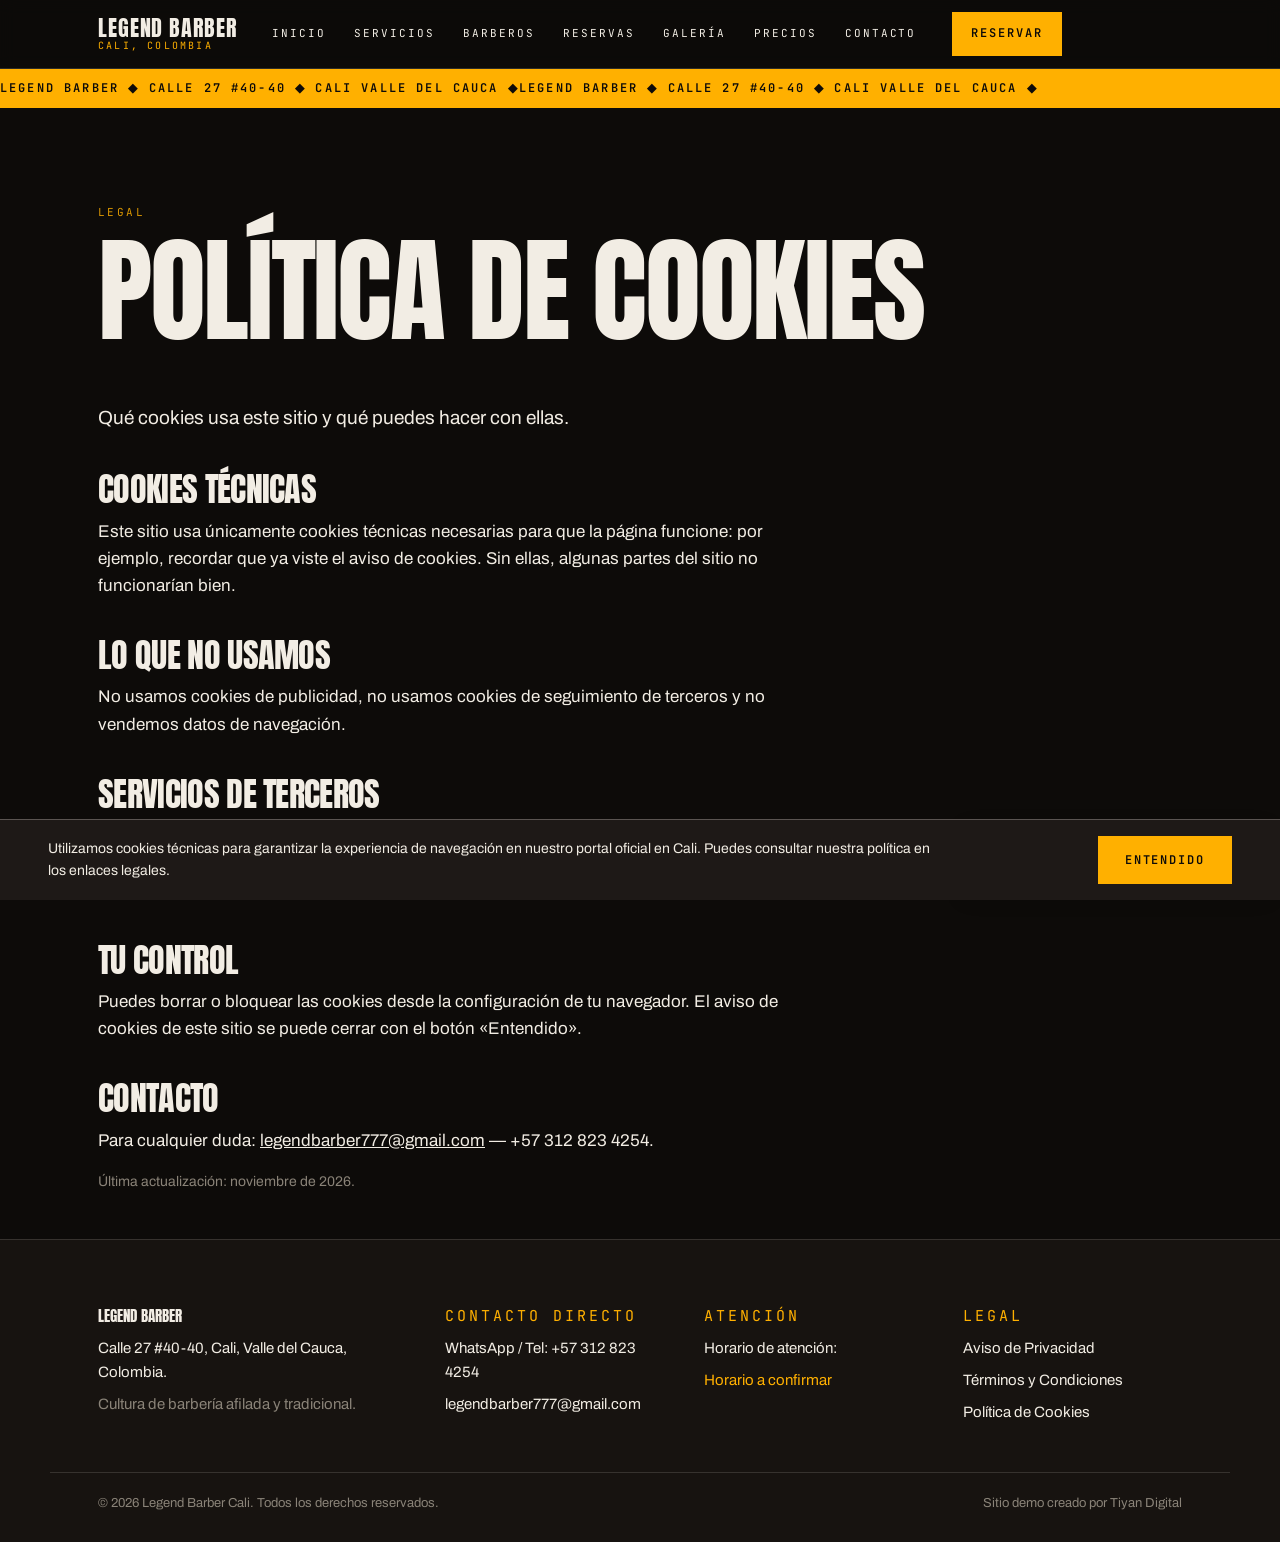
<file: cookies.html>
<!DOCTYPE html>
<html lang="es-CO">
<head>
<meta charset="utf-8">
<meta name="viewport" content="width=device-width, initial-scale=1">
<title>Política de Cookies — Legend Barber, Cali</title>
<meta name="description" content="Política de Cookies de Legend Barber, Cali: qué cookies usamos y cómo aceptarlas.">
<meta property="og:title" content="Política de Cookies — Legend Barber, Cali">
<meta property="og:description" content="Política de Cookies de Legend Barber, Cali: qué cookies usamos y cómo aceptarlas.">
<meta property="og:type" content="website">
<link rel="stylesheet" href="assets/css/style.css">
<link rel="icon" href="data:image/svg+xml,%3Csvg xmlns='http://www.w3.org/2000/svg' viewBox='0 0 64 64'%3E%3Crect width='64' height='64' fill='%230D0B09'/%3E%3Ctext x='32' y='44' font-family='Arial Black' font-size='36' fill='%23FFB000' text-anchor='middle'%3EL%3C/text%3E%3C/svg%3E">
</head>
<body>
<header class="site-nav" id="topo">
  <a class="salto" href="#contenido">Saltar al contenido</a>
  <div class="nav-interior">
    <a class="marca" href="index.html" aria-label="Legend Barber — inicio">
      <span class="marca-nombre">Legend Barber</span>
      <span class="marca-ciudad">Cali, Colombia</span>
    </a>
    <button class="menu-boton" type="button" aria-expanded="false" aria-controls="menu-principal" aria-label="Abrir menú">
      <span></span><span></span><span></span>
    </button>
    <nav aria-label="Navegación principal">
      <ul class="menu" id="menu-principal"><li><a href="index.html">Inicio</a></li><li><a href="servicios.html">Servicios</a></li><li><a href="barberos.html">Barberos</a></li><li><a href="reservas.html">Reservas</a></li><li><a href="galeria.html">Galería</a></li><li><a href="precios.html">Precios</a></li><li><a href="contacto.html">Contacto</a></li></ul>
    </nav>
    <a class="btn btn-ambar btn-nav" href="https://wa.me/573128234254" target="_blank" rel="noopener">Reservar</a>
  </div>
</header>
<div class="marquesina" aria-hidden="true"><div class="marquesina-pista"><span>LEGEND BARBER ◆ CALLE 27 #40-40 ◆ CALI VALLE DEL CAUCA ◆ </span><span>LEGEND BARBER ◆ CALLE 27 #40-40 ◆ CALI VALLE DEL CAUCA ◆ </span></div></div>
<main id="contenido">
<section class="seccion cabecera-pagina legal">
  <p class="etiqueta">Legal</p>
  <h1>Política de Cookies</h1>
  <p class="intro-seccion">Qué cookies usa este sitio y qué puedes hacer con ellas.</p>
  <h2>Cookies técnicas</h2>
  <p>Este sitio usa únicamente cookies técnicas necesarias para que la página funcione: por ejemplo, recordar que ya viste el aviso de cookies. Sin ellas, algunas partes del sitio no funcionarían bien.</p>
  <h2>Lo que no usamos</h2>
  <p>No usamos cookies de publicidad, no usamos cookies de seguimiento de terceros y no vendemos datos de navegación.</p>
  <h2>Servicios de terceros</h2>
  <p>Las fuentes de esta página (Anton, Archivo y JetBrains Mono) se cargan desde este mismo sitio, no desde servidores de terceros. La página incluye un mapa de Google Maps, que puede recoger datos técnicos de tu visita (como tu dirección IP) según sus propias políticas.</p>
  <h2>Tu control</h2>
  <p>Puedes borrar o bloquear las cookies desde la configuración de tu navegador. El aviso de cookies de este sitio se puede cerrar con el botón «Entendido».</p>
  <h2>Contacto</h2>
  <p>Para cualquier duda: <a href="mailto:legendbarber777@gmail.com">legendbarber777@gmail.com</a> — +57 312 823 4254.</p>
  <p class="nota">Última actualización: noviembre de 2026.</p>
</section>
</main>
<footer class="pie">
  <div class="pie-interior">
    <div class="pie-bloque pie-marca">
      <p class="pie-logo">Legend Barber</p>
      <p>Calle 27 #40-40, Cali, Valle del Cauca, Colombia.</p>
      <p class="pie-lema">Cultura de barbería afilada y tradicional.</p>
    </div>
    <div class="pie-bloque">
      <p class="pie-titulo">Contacto directo</p>
      <p><a href="tel:+573128234254">WhatsApp / Tel: +57 312 823 4254</a></p>
      <p><a href="mailto:legendbarber777@gmail.com">legendbarber777@gmail.com</a></p>
    </div>
    <div class="pie-bloque">
      <p class="pie-titulo">Atención</p>
      <p>Horario de atención:</p>
      <p class="ambar">Horario a confirmar</p>
    </div>
    <div class="pie-bloque">
      <p class="pie-titulo">Legal</p>
      <p><a href="aviso-privacidad.html">Aviso de Privacidad</a></p>
      <p><a href="terminos.html">Términos y Condiciones</a></p>
      <p><a href="cookies.html">Política de Cookies</a></p>
    </div>
  </div>
  <div class="pie-base">
    <p>© 2026 Legend Barber Cali. Todos los derechos reservados.</p>
    <p>Sitio demo creado por Tiyan Digital</p>
  </div>
</footer>
<a class="btn-flotante" href="https://wa.me/573128234254" target="_blank" rel="noopener" aria-label="Escribir por WhatsApp al +57 312 823 4254">
  <svg viewBox="0 0 24 24" width="26" height="26" aria-hidden="true"><path fill="currentColor" d="M12 2a10 10 0 0 0-8.6 15.1L2 22l5.1-1.3A10 10 0 1 0 12 2Zm0 1.8a8.2 8.2 0 1 1-4.2 15.3l-.3-.2-3 .8.8-2.9-.2-.3A8.2 8.2 0 0 1 12 3.8Zm-3.6 4.2c-.2 0-.5.1-.7.3-.2.3-.9.9-.9 2.2s.9 2.5 1.1 2.7c.1.2 1.9 3 4.7 4.1 2.3.9 2.8.7 3.3.7.5-.1 1.6-.7 1.9-1.3.2-.7.2-1.2.2-1.3-.1-.1-.3-.2-.6-.3l-2.1-1c-.3-.2-.5-.2-.8.1l-.9 1.1c-.2.2-.3.2-.6.1a7.6 7.6 0 0 1-2.2-1.4 8.2 8.2 0 0 1-1.5-1.9c-.2-.3 0-.4.1-.6l.5-.6c.1-.2.2-.3.3-.5.1-.2 0-.4 0-.5l-1-2.3c-.2-.6-.5-.6-.8-.6Z"/></svg>
  <span>WhatsApp (+57 312 823 4254)</span>
</a>
<div class="cookies" id="cookies" role="region" aria-label="Aviso de cookies" hidden>
  <p>Utilizamos cookies técnicas para garantizar la experiencia de navegación en nuestro portal oficial en Cali. Puedes consultar nuestra política en los enlaces legales.</p>
  <button class="btn btn-ambar" type="button" id="cookies-aceptar">Entendido</button>
</div>
<script src="assets/js/main.js" defer></script>
</body>
</html>
</file>
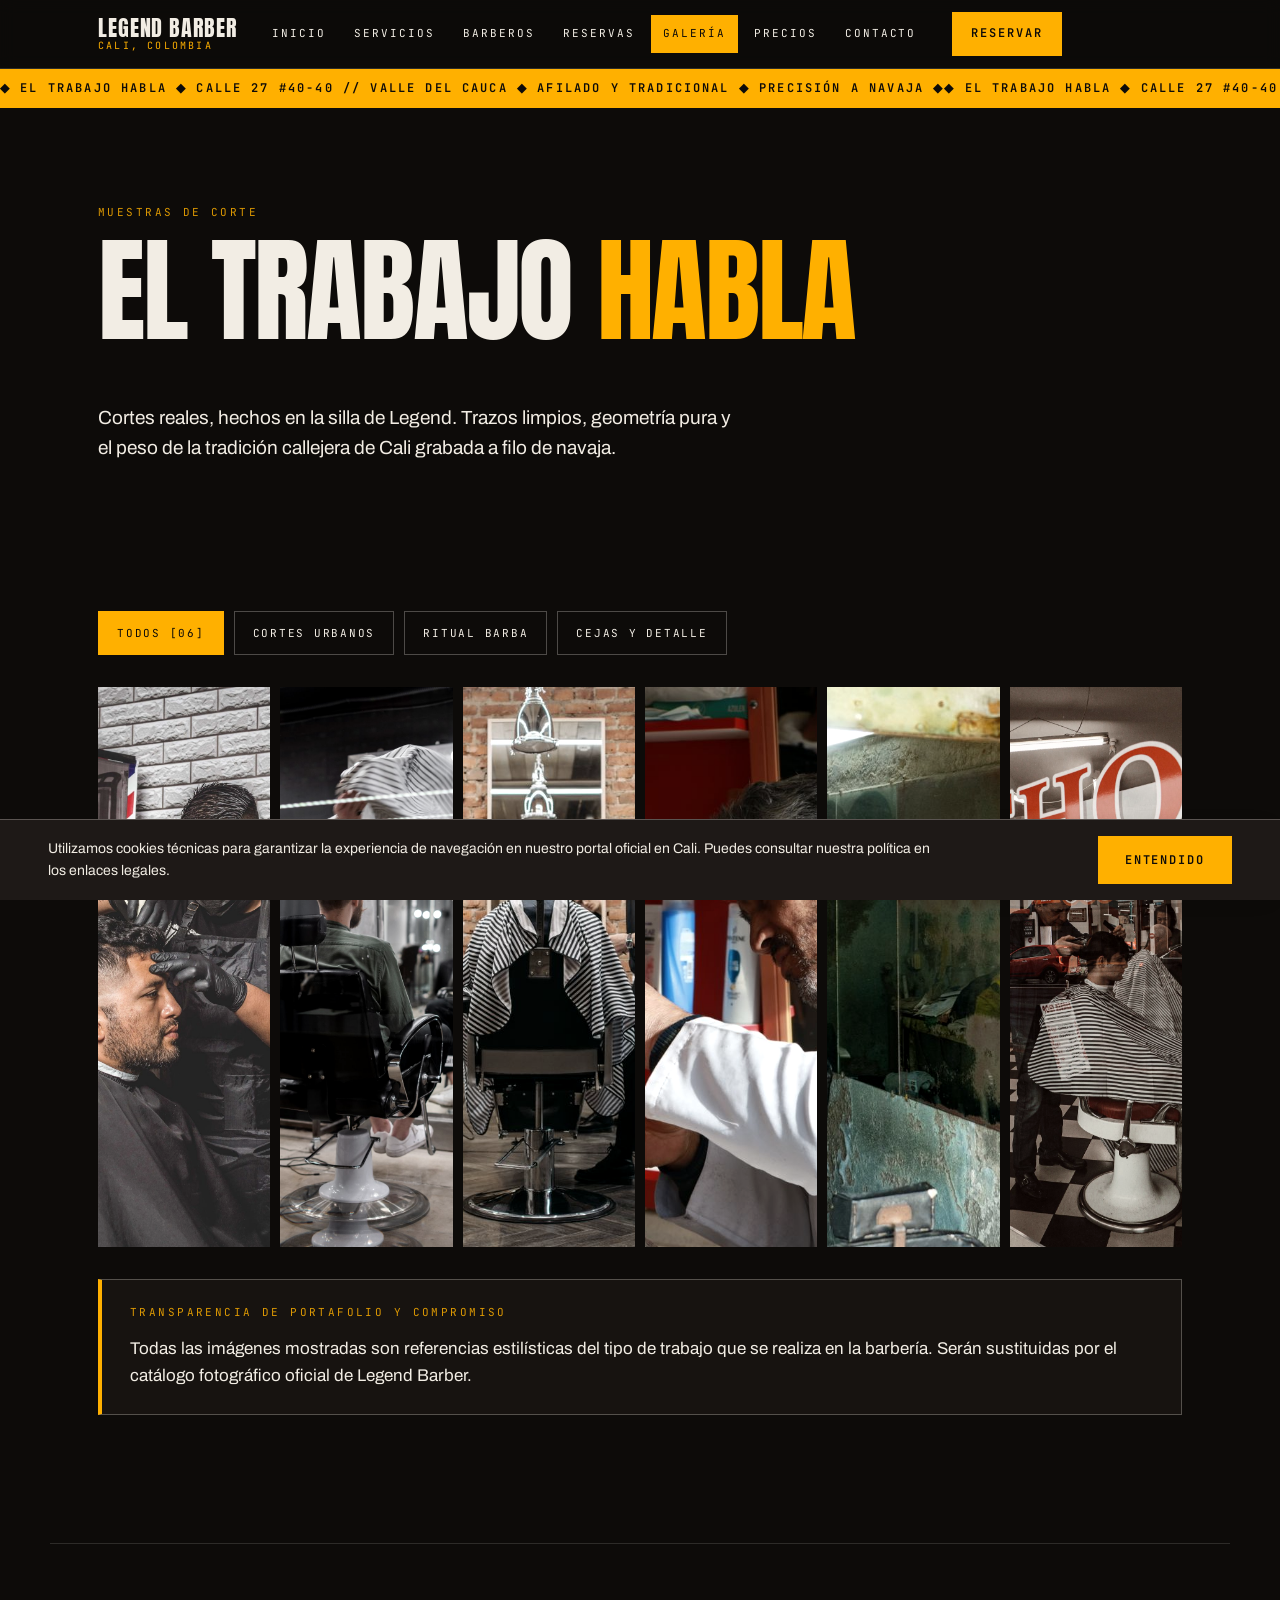
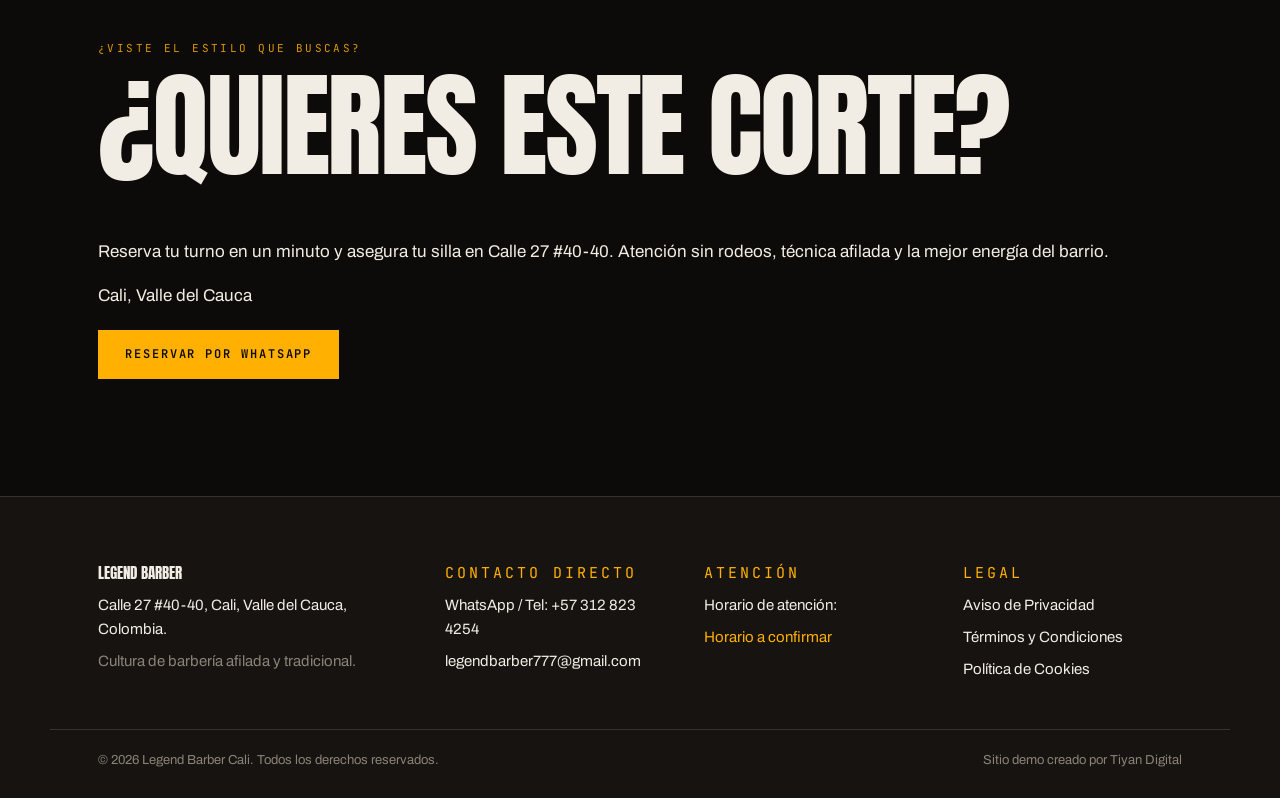
<file: galeria.html>
<!DOCTYPE html>
<html lang="es-CO">
<head>
<meta charset="utf-8">
<meta name="viewport" content="width=device-width, initial-scale=1">
<title>Galería — Legend Barber, Cali</title>
<meta name="description" content="Galería de cortes de Legend Barber en Cali: degradados, barba perfilada y detalle de navaja. Fotos reales del trabajo a confirmar por la barbería.">
<meta property="og:title" content="Galería — Legend Barber, Cali">
<meta property="og:description" content="Galería de cortes de Legend Barber en Cali: degradados, barba perfilada y detalle de navaja. Fotos reales del trabajo a confirmar por la barbería.">
<meta property="og:type" content="website">
<link rel="stylesheet" href="assets/css/style.css">
<link rel="icon" href="data:image/svg+xml,%3Csvg xmlns='http://www.w3.org/2000/svg' viewBox='0 0 64 64'%3E%3Crect width='64' height='64' fill='%230D0B09'/%3E%3Ctext x='32' y='44' font-family='Arial Black' font-size='36' fill='%23FFB000' text-anchor='middle'%3EL%3C/text%3E%3C/svg%3E">
</head>
<body>
<header class="site-nav" id="topo">
  <a class="salto" href="#contenido">Saltar al contenido</a>
  <div class="nav-interior">
    <a class="marca" href="index.html" aria-label="Legend Barber — inicio">
      <span class="marca-nombre">Legend Barber</span>
      <span class="marca-ciudad">Cali, Colombia</span>
    </a>
    <button class="menu-boton" type="button" aria-expanded="false" aria-controls="menu-principal" aria-label="Abrir menú">
      <span></span><span></span><span></span>
    </button>
    <nav aria-label="Navegación principal">
      <ul class="menu" id="menu-principal"><li><a href="index.html">Inicio</a></li><li><a href="servicios.html">Servicios</a></li><li><a href="barberos.html">Barberos</a></li><li><a href="reservas.html">Reservas</a></li><li><a href="galeria.html" class="activo" aria-current="page">Galería</a></li><li><a href="precios.html">Precios</a></li><li><a href="contacto.html">Contacto</a></li></ul>
    </nav>
    <a class="btn btn-ambar btn-nav" href="https://wa.me/573128234254" target="_blank" rel="noopener">Reservar</a>
  </div>
</header>
<div class="marquesina" aria-hidden="true"><div class="marquesina-pista"><span>◆ EL TRABAJO HABLA ◆ CALLE 27 #40-40 // VALLE DEL CAUCA ◆ AFILADO Y TRADICIONAL ◆ PRECISIÓN A NAVAJA ◆ </span><span>◆ EL TRABAJO HABLA ◆ CALLE 27 #40-40 // VALLE DEL CAUCA ◆ AFILADO Y TRADICIONAL ◆ PRECISIÓN A NAVAJA ◆ </span></div></div>
<main id="contenido">
<section class="seccion cabecera-pagina">
  <p class="etiqueta">Muestras de corte</p>
  <h1>El trabajo <span class="ambar">habla</span></h1>
  <p class="intro-seccion">Cortes reales, hechos en la silla de Legend. Trazos limpios, geometría pura y el peso de la tradición callejera de Cali grabada a filo de navaja.</p>
</section>

<section class="seccion">
  <div class="filtros" role="group" aria-label="Filtrar galería por servicio">
    <button type="button" class="filtro activo" data-filtro="todos" aria-pressed="true">Todos [06]</button>
    <button type="button" class="filtro" data-filtro="cortes" aria-pressed="false">Cortes urbanos</button>
    <button type="button" class="filtro" data-filtro="barba" aria-pressed="false">Ritual barba</button>
    <button type="button" class="filtro" data-filtro="cejas" aria-pressed="false">Cejas y detalle</button>
  </div>
  <div class="galeria" id="galeria">
    <article class="tile" data-categoria="cortes" tabindex="0"><img src="assets/img/galeria-1.jpg" alt="Barbero recortando el cabello de un cliente con máquina" loading="lazy"><div class="tile-info"><span class="tile-num">#01</span><p class="tile-servicio">Corte Estándar</p><h3>Degradado limpio</h3><p>Degradado con textura superior acentuada y contornos angulares afeitados al ras.</p><p class="tile-nota">Foto real del trabajo — a confirmar por la barbería ↗</p></div></article>
    <article class="tile" data-categoria="barba" tabindex="0"><img src="assets/img/galeria-2.jpg" alt="Barbero preparando a un cliente para el arreglo de barba" loading="lazy"><div class="tile-info"><span class="tile-num">#02</span><p class="tile-servicio">Corte con Barba</p><h3>Navaja y toalla</h3><p>Barba perfilada a navaja con protocolo de toalla caliente y bálsamo revitalizante.</p><p class="tile-nota">Foto real del trabajo — a confirmar por la barbería ↗</p></div></article>
    <article class="tile" data-categoria="cejas" tabindex="0"><img src="assets/img/galeria-3.jpg" alt="Barbero trabajando el corte de un cliente junto a una pared de ladrillo" loading="lazy"><div class="tile-info"><span class="tile-num">#03</span><p class="tile-servicio">Corte con Cejas</p><h3>Geometría</h3><p>Trazado milimétrico de arco frontal y perfilado angular que armoniza el rostro.</p><p class="tile-nota">Foto real del trabajo — a confirmar por la barbería ↗</p></div></article>
    <article class="tile" data-categoria="cortes" tabindex="0"><img src="assets/img/galeria-4.jpg" alt="Barbero recortando el cabello de un cliente en la silla" loading="lazy"><div class="tile-info"><span class="tile-num">#04</span><p class="tile-servicio">Corte Estándar</p><h3>Degradado perimetral</h3><p>Degradación continua al 0 con contorno cervical simétrico y nuca en punta o cuadrada.</p><p class="tile-nota">Foto real del trabajo — a confirmar por la barbería ↗</p></div></article>
    <article class="tile" data-categoria="barba" tabindex="0"><img src="assets/img/galeria-5.jpg" alt="Afeitado tradicional con navaja en la barbería" loading="lazy"><div class="tile-info"><span class="tile-num">#05</span><p class="tile-servicio">Corte con Barba</p><h3>Barba completa</h3><p>Estructuración completa con peinado en caliente, recorte milimétrico y sellado con aceite.</p><p class="tile-nota">Foto real del trabajo — a confirmar por la barbería ↗</p></div></article>
    <article class="tile" data-categoria="cejas" tabindex="0"><img src="assets/img/galeria-6.jpg" alt="Barbero atendiendo a un cliente dentro de la barbería" loading="lazy"><div class="tile-info"><span class="tile-num">#06</span><p class="tile-servicio">Detalle de navaja</p><h3>Hoja recta</h3><p>Afeitado final a filo directo para lograr una nitidez que perdura por días enteros.</p><p class="tile-nota">Foto real del trabajo — a confirmar por la barbería ↗</p></div></article>
  </div>
  <aside class="caja-nota">
    <p class="etiqueta">Transparencia de portafolio y compromiso</p>
    <p>Todas las imágenes mostradas son referencias estilísticas del tipo de trabajo que se realiza en la barbería. Serán sustituidas por el catálogo fotográfico oficial de Legend Barber.</p>
  </aside>
</section>

<section class="seccion cta-final">
  <p class="etiqueta">¿Viste el estilo que buscas?</p>
  <h2>¿Quieres este corte?</h2>
  <p>Reserva tu turno en un minuto y asegura tu silla en Calle 27 #40-40. Atención sin rodeos, técnica afilada y la mejor energía del barrio.</p>
  <p>Cali, Valle del Cauca</p>
  <p class="fila-cta"><a class="btn btn-ambar" href="https://wa.me/573128234254" target="_blank" rel="noopener">Reservar por WhatsApp</a></p>
</section>
</main>
<footer class="pie">
  <div class="pie-interior">
    <div class="pie-bloque pie-marca">
      <p class="pie-logo">Legend Barber</p>
      <p>Calle 27 #40-40, Cali, Valle del Cauca, Colombia.</p>
      <p class="pie-lema">Cultura de barbería afilada y tradicional.</p>
    </div>
    <div class="pie-bloque">
      <p class="pie-titulo">Contacto directo</p>
      <p><a href="tel:+573128234254">WhatsApp / Tel: +57 312 823 4254</a></p>
      <p><a href="mailto:legendbarber777@gmail.com">legendbarber777@gmail.com</a></p>
    </div>
    <div class="pie-bloque">
      <p class="pie-titulo">Atención</p>
      <p>Horario de atención:</p>
      <p class="ambar">Horario a confirmar</p>
    </div>
    <div class="pie-bloque">
      <p class="pie-titulo">Legal</p>
      <p><a href="aviso-privacidad.html">Aviso de Privacidad</a></p>
      <p><a href="terminos.html">Términos y Condiciones</a></p>
      <p><a href="cookies.html">Política de Cookies</a></p>
    </div>
  </div>
  <div class="pie-base">
    <p>© 2026 Legend Barber Cali. Todos los derechos reservados.</p>
    <p>Sitio demo creado por Tiyan Digital</p>
  </div>
</footer>
<a class="btn-flotante" href="https://wa.me/573128234254" target="_blank" rel="noopener" aria-label="Escribir por WhatsApp al +57 312 823 4254">
  <svg viewBox="0 0 24 24" width="26" height="26" aria-hidden="true"><path fill="currentColor" d="M12 2a10 10 0 0 0-8.6 15.1L2 22l5.1-1.3A10 10 0 1 0 12 2Zm0 1.8a8.2 8.2 0 1 1-4.2 15.3l-.3-.2-3 .8.8-2.9-.2-.3A8.2 8.2 0 0 1 12 3.8Zm-3.6 4.2c-.2 0-.5.1-.7.3-.2.3-.9.9-.9 2.2s.9 2.5 1.1 2.7c.1.2 1.9 3 4.7 4.1 2.3.9 2.8.7 3.3.7.5-.1 1.6-.7 1.9-1.3.2-.7.2-1.2.2-1.3-.1-.1-.3-.2-.6-.3l-2.1-1c-.3-.2-.5-.2-.8.1l-.9 1.1c-.2.2-.3.2-.6.1a7.6 7.6 0 0 1-2.2-1.4 8.2 8.2 0 0 1-1.5-1.9c-.2-.3 0-.4.1-.6l.5-.6c.1-.2.2-.3.3-.5.1-.2 0-.4 0-.5l-1-2.3c-.2-.6-.5-.6-.8-.6Z"/></svg>
  <span>WhatsApp (+57 312 823 4254)</span>
</a>
<div class="cookies" id="cookies" role="region" aria-label="Aviso de cookies" hidden>
  <p>Utilizamos cookies técnicas para garantizar la experiencia de navegación en nuestro portal oficial en Cali. Puedes consultar nuestra política en los enlaces legales.</p>
  <button class="btn btn-ambar" type="button" id="cookies-aceptar">Entendido</button>
</div>
<script src="assets/js/main.js" defer></script>
</body>
</html>
</file>
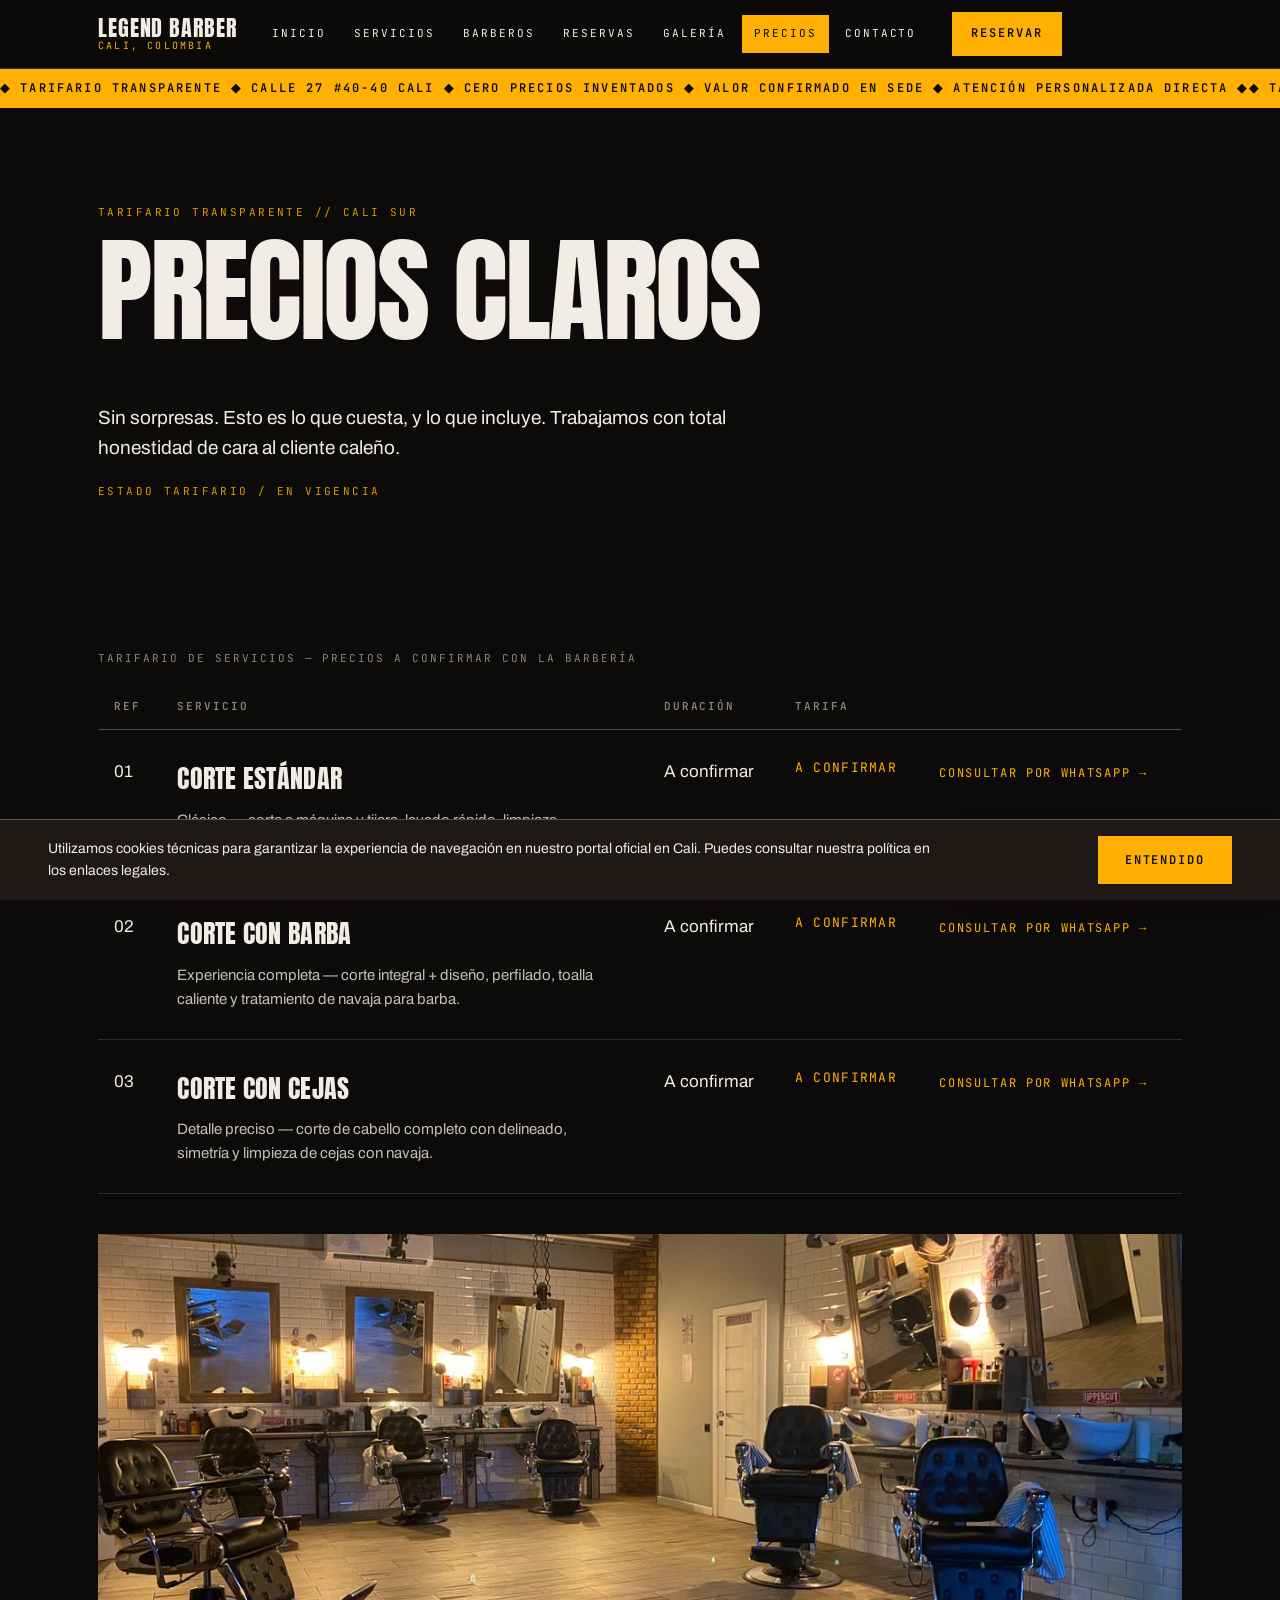
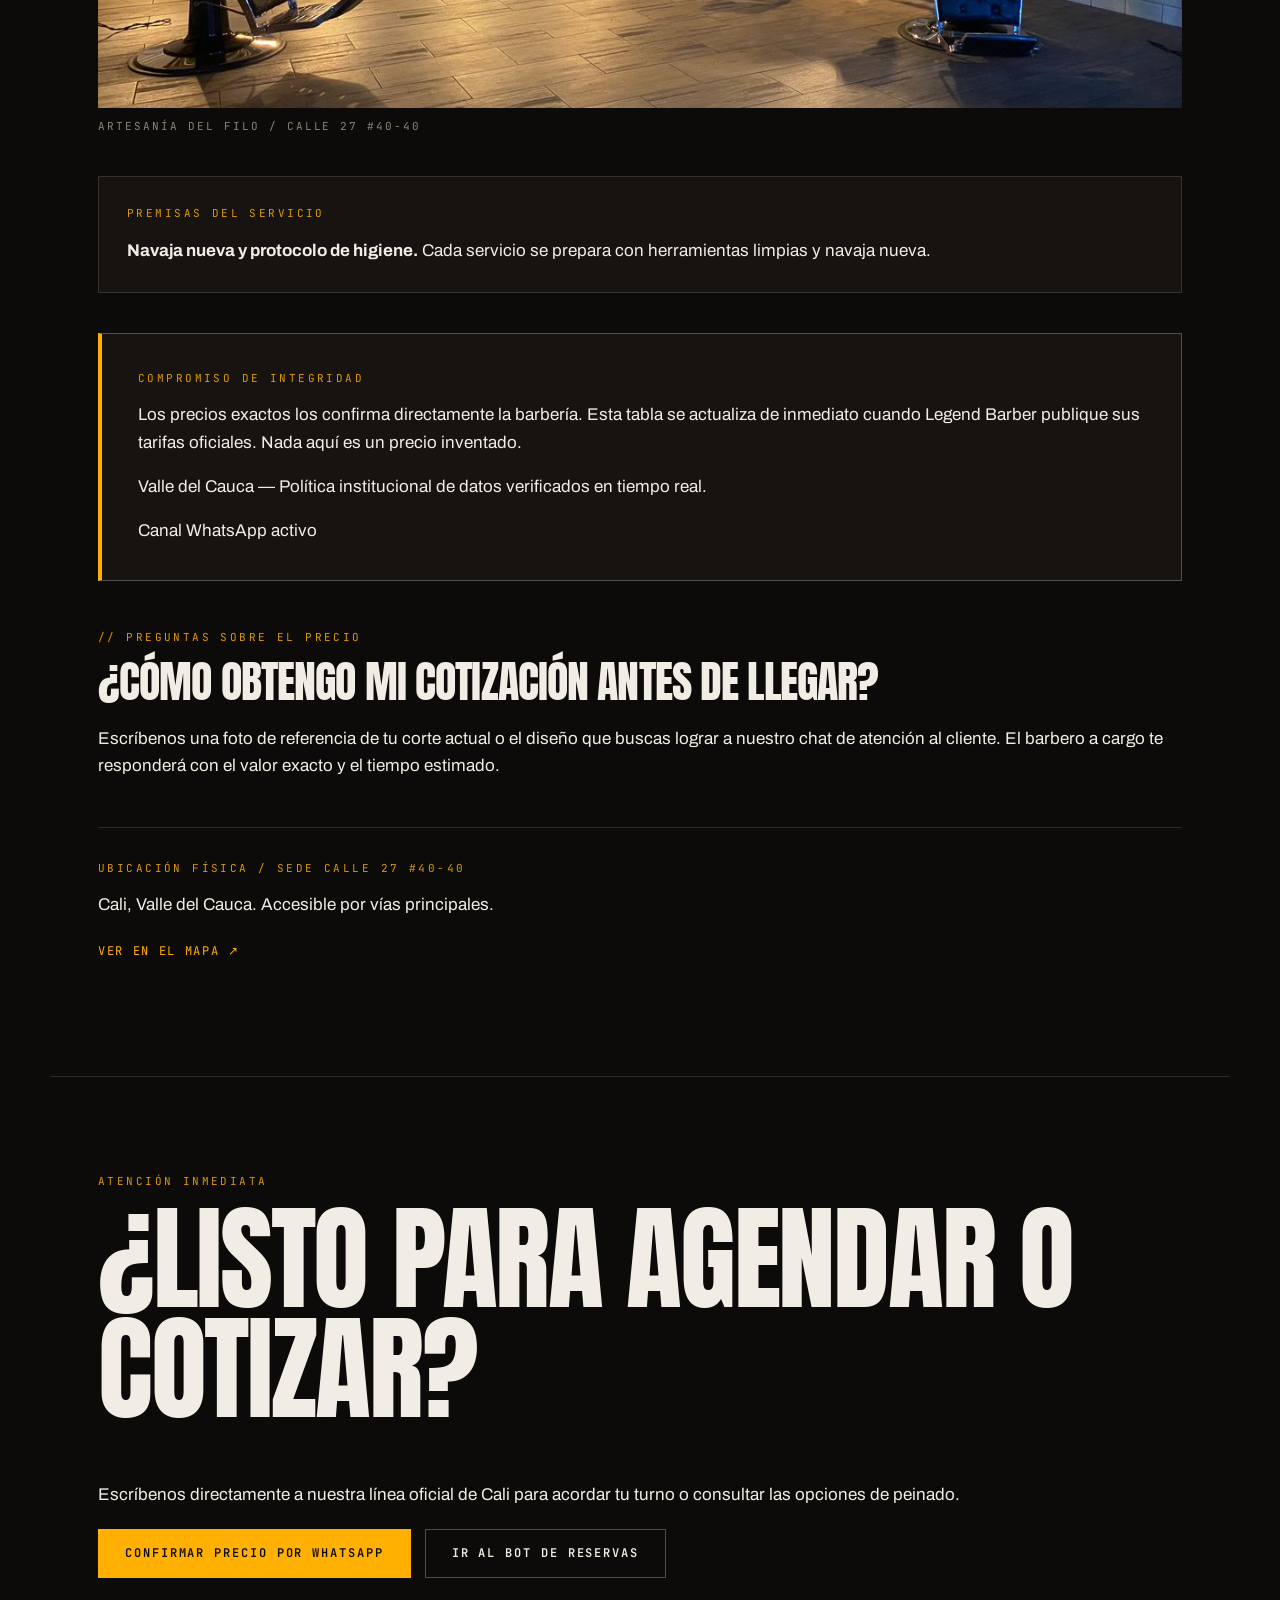
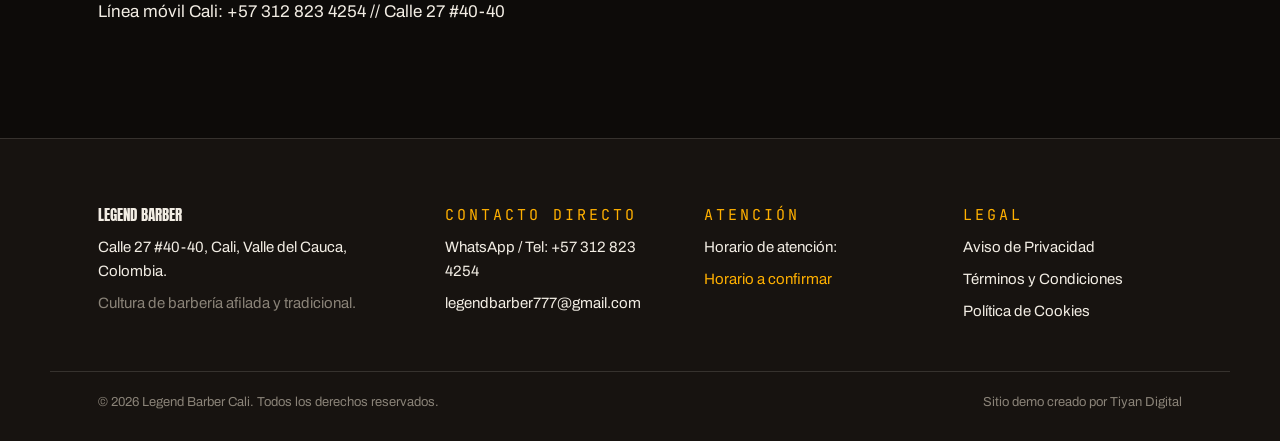
<file: precios.html>
<!DOCTYPE html>
<html lang="es-CO">
<head>
<meta charset="utf-8">
<meta name="viewport" content="width=device-width, initial-scale=1">
<title>Precios — Legend Barber, Cali</title>
<meta name="description" content="Precios de Legend Barber en Cali: Corte Estándar, Corte con Barba y Corte con Cejas. Tarifas exactas a confirmar con la barbería.">
<meta property="og:title" content="Precios — Legend Barber, Cali">
<meta property="og:description" content="Precios de Legend Barber en Cali: Corte Estándar, Corte con Barba y Corte con Cejas. Tarifas exactas a confirmar con la barbería.">
<meta property="og:type" content="website">
<link rel="stylesheet" href="assets/css/style.css">
<link rel="icon" href="data:image/svg+xml,%3Csvg xmlns='http://www.w3.org/2000/svg' viewBox='0 0 64 64'%3E%3Crect width='64' height='64' fill='%230D0B09'/%3E%3Ctext x='32' y='44' font-family='Arial Black' font-size='36' fill='%23FFB000' text-anchor='middle'%3EL%3C/text%3E%3C/svg%3E">
</head>
<body>
<header class="site-nav" id="topo">
  <a class="salto" href="#contenido">Saltar al contenido</a>
  <div class="nav-interior">
    <a class="marca" href="index.html" aria-label="Legend Barber — inicio">
      <span class="marca-nombre">Legend Barber</span>
      <span class="marca-ciudad">Cali, Colombia</span>
    </a>
    <button class="menu-boton" type="button" aria-expanded="false" aria-controls="menu-principal" aria-label="Abrir menú">
      <span></span><span></span><span></span>
    </button>
    <nav aria-label="Navegación principal">
      <ul class="menu" id="menu-principal"><li><a href="index.html">Inicio</a></li><li><a href="servicios.html">Servicios</a></li><li><a href="barberos.html">Barberos</a></li><li><a href="reservas.html">Reservas</a></li><li><a href="galeria.html">Galería</a></li><li><a href="precios.html" class="activo" aria-current="page">Precios</a></li><li><a href="contacto.html">Contacto</a></li></ul>
    </nav>
    <a class="btn btn-ambar btn-nav" href="https://wa.me/573128234254" target="_blank" rel="noopener">Reservar</a>
  </div>
</header>
<div class="marquesina" aria-hidden="true"><div class="marquesina-pista"><span>◆ TARIFARIO TRANSPARENTE ◆ CALLE 27 #40-40 CALI ◆ CERO PRECIOS INVENTADOS ◆ VALOR CONFIRMADO EN SEDE ◆ ATENCIÓN PERSONALIZADA DIRECTA ◆ </span><span>◆ TARIFARIO TRANSPARENTE ◆ CALLE 27 #40-40 CALI ◆ CERO PRECIOS INVENTADOS ◆ VALOR CONFIRMADO EN SEDE ◆ ATENCIÓN PERSONALIZADA DIRECTA ◆ </span></div></div>
<main id="contenido">
<section class="seccion cabecera-pagina">
  <p class="etiqueta">Tarifario transparente // Cali sur</p>
  <h1>Precios claros</h1>
  <p class="intro-seccion">Sin sorpresas. Esto es lo que cuesta, y lo que incluye. Trabajamos con total honestidad de cara al cliente caleño.</p>
  <p class="etiqueta">Estado tarifario / En vigencia</p>
</section>

<section class="seccion">
  <table class="tabla-precios">
    <caption>Tarifario de servicios — precios a confirmar con la barbería</caption>
    <thead><tr><th scope="col">Ref</th><th scope="col">Servicio</th><th scope="col">Duración</th><th scope="col">Tarifa</th><th scope="col"><span class="oculto">Acción</span></th></tr></thead>
    <tbody>
      <tr><td>01</td><td><strong>Corte Estándar</strong><span class="tabla-detalle">Clásico — corte a máquina y tijera, lavado rápido, limpieza perimetral y peinado con producto.</span></td><td>A confirmar</td><td class="precio">A confirmar</td><td><a class="enlace-flecha" href="https://wa.me/573128234254" target="_blank" rel="noopener">Consultar por WhatsApp →</a></td></tr>
      <tr><td>02</td><td><strong>Corte con Barba</strong><span class="tabla-detalle">Experiencia completa — corte integral + diseño, perfilado, toalla caliente y tratamiento de navaja para barba.</span></td><td>A confirmar</td><td class="precio">A confirmar</td><td><a class="enlace-flecha" href="https://wa.me/573128234254" target="_blank" rel="noopener">Consultar por WhatsApp →</a></td></tr>
      <tr><td>03</td><td><strong>Corte con Cejas</strong><span class="tabla-detalle">Detalle preciso — corte de cabello completo con delineado, simetría y limpieza de cejas con navaja.</span></td><td>A confirmar</td><td class="precio">A confirmar</td><td><a class="enlace-flecha" href="https://wa.me/573128234254" target="_blank" rel="noopener">Consultar por WhatsApp →</a></td></tr>
    </tbody>
  </table>

  <figure class="foto-precios">
    <img src="assets/img/precios.jpg" alt="Sillas de barbería vacías frente a los espejos" loading="lazy">
    <figcaption>Artesanía del filo / Calle 27 #40-40</figcaption>
  </figure>

  <div class="premisas">
    <p class="etiqueta">Premisas del servicio</p>
    <p><strong>Navaja nueva y protocolo de higiene.</strong> Cada servicio se prepara con herramientas limpias y navaja nueva.</p>
  </div>

  <aside class="caja-nota caja-grande">
    <p class="etiqueta">Compromiso de integridad</p>
    <p>Los precios exactos los confirma directamente la barbería. Esta tabla se actualiza de inmediato cuando Legend Barber publique sus tarifas oficiales. Nada aquí es un precio inventado.</p>
    <p>Valle del Cauca — Política institucional de datos verificados en tiempo real.</p>
    <p>Canal WhatsApp activo</p>
  </aside>

  <div class="faq">
    <p class="etiqueta">// Preguntas sobre el precio</p>
    <h2>¿Cómo obtengo mi cotización antes de llegar?</h2>
    <p>Escríbenos una foto de referencia de tu corte actual o el diseño que buscas lograr a nuestro chat de atención al cliente. El barbero a cargo te responderá con el valor exacto y el tiempo estimado.</p>
  </div>

  <div class="mapa-bloque">
    <p class="etiqueta">Ubicación física / Sede Calle 27 #40-40</p>
    <p>Cali, Valle del Cauca. Accesible por vías principales.</p>
    <p><a class="enlace-flecha" href="https://www.google.com/maps/search/?api=1&query=Calle+27+%2340-40%2C+Cali%2C+Valle+del+Cauca%2C+Colombia" target="_blank" rel="noopener">Ver en el mapa ↗</a></p>
  </div>
</section>

<section class="seccion cta-final">
  <p class="etiqueta">Atención inmediata</p>
  <h2>¿Listo para agendar o cotizar?</h2>
  <p>Escríbenos directamente a nuestra línea oficial de Cali para acordar tu turno o consultar las opciones de peinado.</p>
  <p class="fila-cta">
    <a class="btn btn-ambar" href="https://wa.me/573128234254" target="_blank" rel="noopener">Confirmar precio por WhatsApp</a>
    <a class="btn btn-linea" href="reservas.html">Ir al bot de reservas</a>
  </p>
  <p>Línea móvil Cali: +57 312 823 4254 // Calle 27 #40-40</p>
</section>
</main>
<footer class="pie">
  <div class="pie-interior">
    <div class="pie-bloque pie-marca">
      <p class="pie-logo">Legend Barber</p>
      <p>Calle 27 #40-40, Cali, Valle del Cauca, Colombia.</p>
      <p class="pie-lema">Cultura de barbería afilada y tradicional.</p>
    </div>
    <div class="pie-bloque">
      <p class="pie-titulo">Contacto directo</p>
      <p><a href="tel:+573128234254">WhatsApp / Tel: +57 312 823 4254</a></p>
      <p><a href="mailto:legendbarber777@gmail.com">legendbarber777@gmail.com</a></p>
    </div>
    <div class="pie-bloque">
      <p class="pie-titulo">Atención</p>
      <p>Horario de atención:</p>
      <p class="ambar">Horario a confirmar</p>
    </div>
    <div class="pie-bloque">
      <p class="pie-titulo">Legal</p>
      <p><a href="aviso-privacidad.html">Aviso de Privacidad</a></p>
      <p><a href="terminos.html">Términos y Condiciones</a></p>
      <p><a href="cookies.html">Política de Cookies</a></p>
    </div>
  </div>
  <div class="pie-base">
    <p>© 2026 Legend Barber Cali. Todos los derechos reservados.</p>
    <p>Sitio demo creado por Tiyan Digital</p>
  </div>
</footer>
<a class="btn-flotante" href="https://wa.me/573128234254" target="_blank" rel="noopener" aria-label="Escribir por WhatsApp al +57 312 823 4254">
  <svg viewBox="0 0 24 24" width="26" height="26" aria-hidden="true"><path fill="currentColor" d="M12 2a10 10 0 0 0-8.6 15.1L2 22l5.1-1.3A10 10 0 1 0 12 2Zm0 1.8a8.2 8.2 0 1 1-4.2 15.3l-.3-.2-3 .8.8-2.9-.2-.3A8.2 8.2 0 0 1 12 3.8Zm-3.6 4.2c-.2 0-.5.1-.7.3-.2.3-.9.9-.9 2.2s.9 2.5 1.1 2.7c.1.2 1.9 3 4.7 4.1 2.3.9 2.8.7 3.3.7.5-.1 1.6-.7 1.9-1.3.2-.7.2-1.2.2-1.3-.1-.1-.3-.2-.6-.3l-2.1-1c-.3-.2-.5-.2-.8.1l-.9 1.1c-.2.2-.3.2-.6.1a7.6 7.6 0 0 1-2.2-1.4 8.2 8.2 0 0 1-1.5-1.9c-.2-.3 0-.4.1-.6l.5-.6c.1-.2.2-.3.3-.5.1-.2 0-.4 0-.5l-1-2.3c-.2-.6-.5-.6-.8-.6Z"/></svg>
  <span>WhatsApp (+57 312 823 4254)</span>
</a>
<div class="cookies" id="cookies" role="region" aria-label="Aviso de cookies" hidden>
  <p>Utilizamos cookies técnicas para garantizar la experiencia de navegación en nuestro portal oficial en Cali. Puedes consultar nuestra política en los enlaces legales.</p>
  <button class="btn btn-ambar" type="button" id="cookies-aceptar">Entendido</button>
</div>
<script src="assets/js/main.js" defer></script>
</body>
</html>
</file>
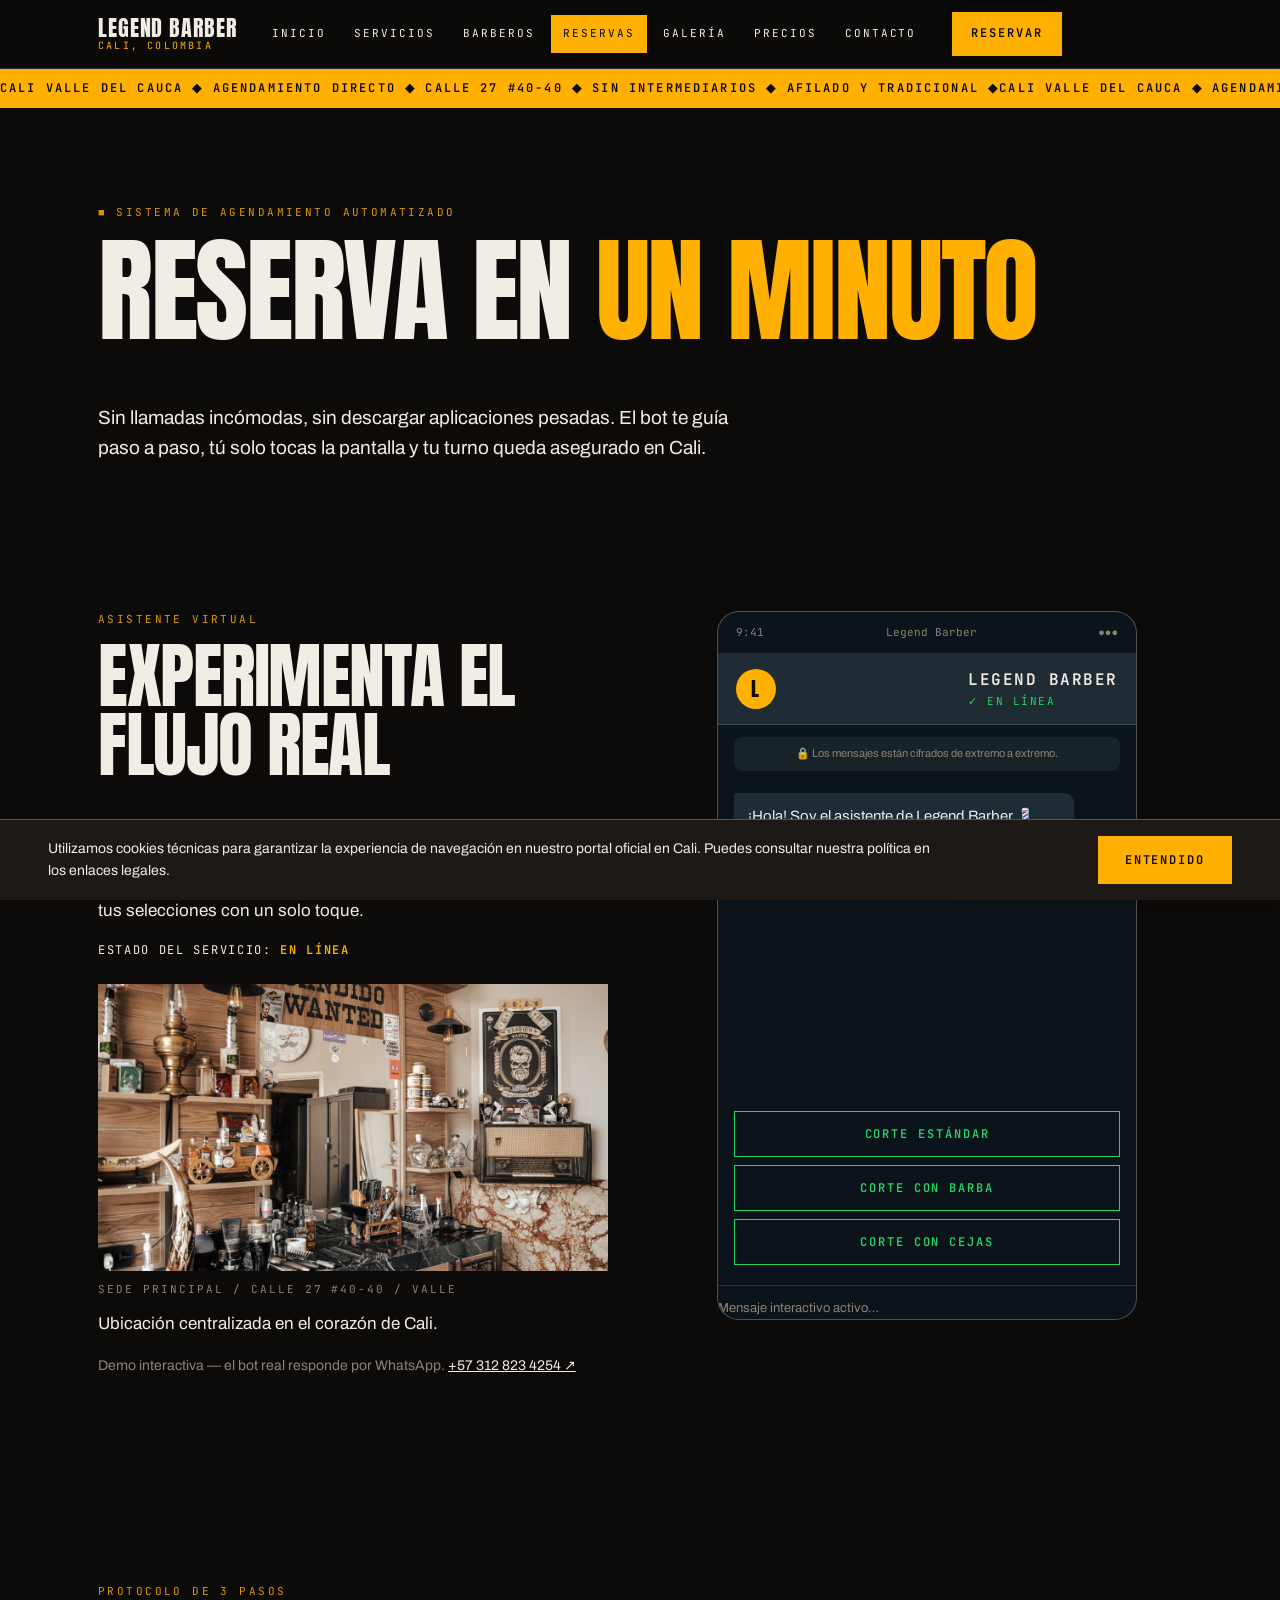
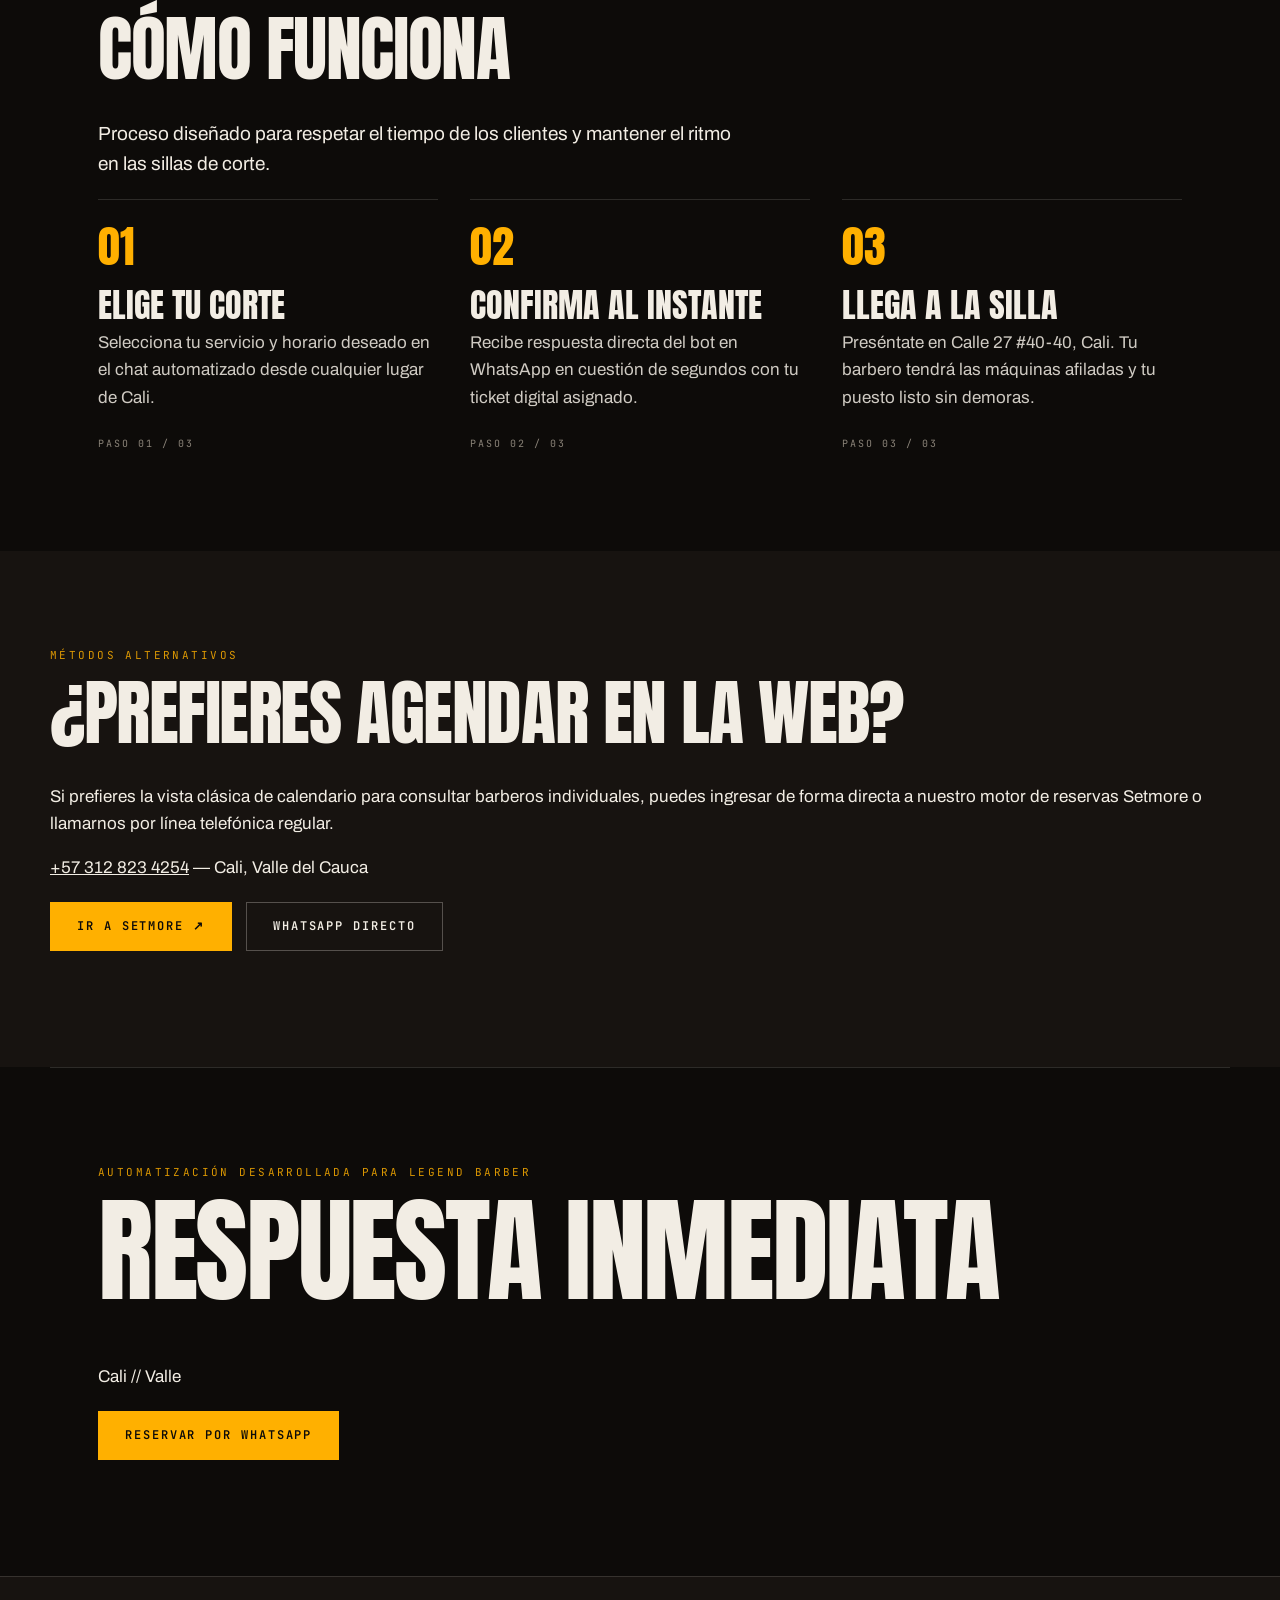
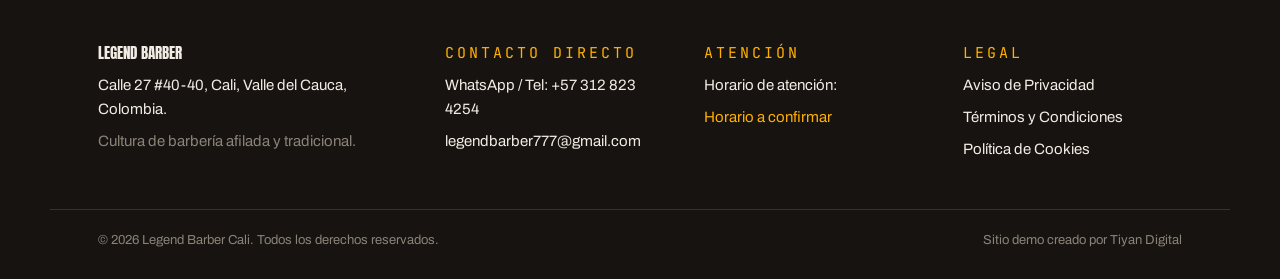
<file: reservas.html>
<!DOCTYPE html>
<html lang="es-CO">
<head>
<meta charset="utf-8">
<meta name="viewport" content="width=device-width, initial-scale=1">
<title>Reservas — Legend Barber, Cali</title>
<meta name="description" content="Reserva tu corte en Legend Barber, Cali, en un minuto con el bot de WhatsApp. Elige servicio, barbero, día y hora.">
<meta property="og:title" content="Reservas — Legend Barber, Cali">
<meta property="og:description" content="Reserva tu corte en Legend Barber, Cali, en un minuto con el bot de WhatsApp. Elige servicio, barbero, día y hora.">
<meta property="og:type" content="website">
<link rel="stylesheet" href="assets/css/style.css">
<link rel="icon" href="data:image/svg+xml,%3Csvg xmlns='http://www.w3.org/2000/svg' viewBox='0 0 64 64'%3E%3Crect width='64' height='64' fill='%230D0B09'/%3E%3Ctext x='32' y='44' font-family='Arial Black' font-size='36' fill='%23FFB000' text-anchor='middle'%3EL%3C/text%3E%3C/svg%3E">
</head>
<body>
<header class="site-nav" id="topo">
  <a class="salto" href="#contenido">Saltar al contenido</a>
  <div class="nav-interior">
    <a class="marca" href="index.html" aria-label="Legend Barber — inicio">
      <span class="marca-nombre">Legend Barber</span>
      <span class="marca-ciudad">Cali, Colombia</span>
    </a>
    <button class="menu-boton" type="button" aria-expanded="false" aria-controls="menu-principal" aria-label="Abrir menú">
      <span></span><span></span><span></span>
    </button>
    <nav aria-label="Navegación principal">
      <ul class="menu" id="menu-principal"><li><a href="index.html">Inicio</a></li><li><a href="servicios.html">Servicios</a></li><li><a href="barberos.html">Barberos</a></li><li><a href="reservas.html" class="activo" aria-current="page">Reservas</a></li><li><a href="galeria.html">Galería</a></li><li><a href="precios.html">Precios</a></li><li><a href="contacto.html">Contacto</a></li></ul>
    </nav>
    <a class="btn btn-ambar btn-nav" href="https://wa.me/573128234254" target="_blank" rel="noopener">Reservar</a>
  </div>
</header>
<div class="marquesina" aria-hidden="true"><div class="marquesina-pista"><span>CALI VALLE DEL CAUCA ◆ AGENDAMIENTO DIRECTO ◆ CALLE 27 #40-40 ◆ SIN INTERMEDIARIOS ◆ AFILADO Y TRADICIONAL ◆ </span><span>CALI VALLE DEL CAUCA ◆ AGENDAMIENTO DIRECTO ◆ CALLE 27 #40-40 ◆ SIN INTERMEDIARIOS ◆ AFILADO Y TRADICIONAL ◆ </span></div></div>
<main id="contenido">
<section class="seccion cabecera-pagina">
  <p class="etiqueta">■ Sistema de agendamiento automatizado</p>
  <h1>Reserva en <span class="ambar">un minuto</span></h1>
  <p class="intro-seccion">Sin llamadas incómodas, sin descargar aplicaciones pesadas. El bot te guía paso a paso, tú solo tocas la pantalla y tu turno queda asegurado en Cali.</p>
</section>

<section class="seccion reservas-layout">
  <div class="reservas-texto">
    <p class="etiqueta">Asistente virtual</p>
    <h2>Experimenta el flujo real</h2>
    <p>Interactúa con la pantalla del teléfono a la derecha. Este simulador reproduce fielmente la conversación automática que tendrás al escribir a nuestra línea oficial de Cali. Al finalizar, podrás transferir tus selecciones con un solo toque.</p>
    <p class="estado-servicio">Estado del servicio: <strong class="ambar">En línea</strong></p>
    <figure class="foto-sede">
      <img src="assets/img/interior.jpg" alt="Interior de la barbería Legend Barber" loading="lazy">
      <figcaption>Sede principal / Calle 27 #40-40 / Valle</figcaption>
    </figure>
    <p>Ubicación centralizada en el corazón de Cali.</p>
    <p class="nota">Demo interactiva — el bot real responde por WhatsApp. <a href="https://wa.me/573128234254" target="_blank" rel="noopener">+57 312 823 4254 ↗</a></p>
  </div>

  <div class="telefono" role="region" aria-label="Demo interactiva del bot de reservas por WhatsApp">
    <p class="telefono-barra"><span>9:41</span><span>Legend Barber</span><span>●●●</span></p>
    <p class="telefono-cabecera"><span class="telefono-avatar" aria-hidden="true">L</span><span><strong>Legend Barber</strong><br><span class="en-linea">✓ en línea</span></span></p>
    <p class="telefono-cifrado">🔒 Los mensajes están cifrados de extremo a extremo.</p>
    <div class="chat" id="chat" aria-live="polite"></div>
    <div class="chat-opciones" id="chat-opciones"></div>
    <p class="telefono-entrada">Mensaje interactivo activo…</p>
  </div>
</section>

<section class="seccion">
  <p class="etiqueta">Protocolo de 3 pasos</p>
  <h2>Cómo funciona</h2>
  <p class="intro-seccion">Proceso diseñado para respetar el tiempo de los clientes y mantener el ritmo en las sillas de corte.</p>
  <ol class="pasos">
    <li><span class="num">01</span><h3>Elige tu corte</h3><p>Selecciona tu servicio y horario deseado en el chat automatizado desde cualquier lugar de Cali.</p><span class="fila-etiqueta">Paso 01 / 03</span></li>
    <li><span class="num">02</span><h3>Confirma al instante</h3><p>Recibe respuesta directa del bot en WhatsApp en cuestión de segundos con tu ticket digital asignado.</p><span class="fila-etiqueta">Paso 02 / 03</span></li>
    <li><span class="num">03</span><h3>Llega a la silla</h3><p>Preséntate en Calle 27 #40-40, Cali. Tu barbero tendrá las máquinas afiladas y tu puesto listo sin demoras.</p><span class="fila-etiqueta">Paso 03 / 03</span></li>
  </ol>
</section>

<section class="seccion seccion-oscura">
  <p class="etiqueta">Métodos alternativos</p>
  <h2>¿Prefieres agendar en la web?</h2>
  <p>Si prefieres la vista clásica de calendario para consultar barberos individuales, puedes ingresar de forma directa a nuestro motor de reservas Setmore o llamarnos por línea telefónica regular.</p>
  <p><a href="tel:+573128234254">+57 312 823 4254</a> — Cali, Valle del Cauca</p>
  <p class="fila-cta">
    <a class="btn btn-ambar" href="https://legendbarber.setmore.com/" target="_blank" rel="noopener">Ir a Setmore ↗</a>
    <a class="btn btn-linea" href="https://wa.me/573128234254" target="_blank" rel="noopener">WhatsApp directo</a>
  </p>
</section>

<section class="seccion cta-final">
  <p class="etiqueta">Automatización desarrollada para Legend Barber</p>
  <h2>Respuesta inmediata</h2>
  <p>Cali // Valle</p>
  <p class="fila-cta"><a class="btn btn-ambar" href="https://wa.me/573128234254" target="_blank" rel="noopener">Reservar por WhatsApp</a></p>
</section>
</main>
<footer class="pie">
  <div class="pie-interior">
    <div class="pie-bloque pie-marca">
      <p class="pie-logo">Legend Barber</p>
      <p>Calle 27 #40-40, Cali, Valle del Cauca, Colombia.</p>
      <p class="pie-lema">Cultura de barbería afilada y tradicional.</p>
    </div>
    <div class="pie-bloque">
      <p class="pie-titulo">Contacto directo</p>
      <p><a href="tel:+573128234254">WhatsApp / Tel: +57 312 823 4254</a></p>
      <p><a href="mailto:legendbarber777@gmail.com">legendbarber777@gmail.com</a></p>
    </div>
    <div class="pie-bloque">
      <p class="pie-titulo">Atención</p>
      <p>Horario de atención:</p>
      <p class="ambar">Horario a confirmar</p>
    </div>
    <div class="pie-bloque">
      <p class="pie-titulo">Legal</p>
      <p><a href="aviso-privacidad.html">Aviso de Privacidad</a></p>
      <p><a href="terminos.html">Términos y Condiciones</a></p>
      <p><a href="cookies.html">Política de Cookies</a></p>
    </div>
  </div>
  <div class="pie-base">
    <p>© 2026 Legend Barber Cali. Todos los derechos reservados.</p>
    <p>Sitio demo creado por Tiyan Digital</p>
  </div>
</footer>
<a class="btn-flotante" href="https://wa.me/573128234254" target="_blank" rel="noopener" aria-label="Escribir por WhatsApp al +57 312 823 4254">
  <svg viewBox="0 0 24 24" width="26" height="26" aria-hidden="true"><path fill="currentColor" d="M12 2a10 10 0 0 0-8.6 15.1L2 22l5.1-1.3A10 10 0 1 0 12 2Zm0 1.8a8.2 8.2 0 1 1-4.2 15.3l-.3-.2-3 .8.8-2.9-.2-.3A8.2 8.2 0 0 1 12 3.8Zm-3.6 4.2c-.2 0-.5.1-.7.3-.2.3-.9.9-.9 2.2s.9 2.5 1.1 2.7c.1.2 1.9 3 4.7 4.1 2.3.9 2.8.7 3.3.7.5-.1 1.6-.7 1.9-1.3.2-.7.2-1.2.2-1.3-.1-.1-.3-.2-.6-.3l-2.1-1c-.3-.2-.5-.2-.8.1l-.9 1.1c-.2.2-.3.2-.6.1a7.6 7.6 0 0 1-2.2-1.4 8.2 8.2 0 0 1-1.5-1.9c-.2-.3 0-.4.1-.6l.5-.6c.1-.2.2-.3.3-.5.1-.2 0-.4 0-.5l-1-2.3c-.2-.6-.5-.6-.8-.6Z"/></svg>
  <span>WhatsApp (+57 312 823 4254)</span>
</a>
<div class="cookies" id="cookies" role="region" aria-label="Aviso de cookies" hidden>
  <p>Utilizamos cookies técnicas para garantizar la experiencia de navegación en nuestro portal oficial en Cali. Puedes consultar nuestra política en los enlaces legales.</p>
  <button class="btn btn-ambar" type="button" id="cookies-aceptar">Entendido</button>
</div>
<script src="assets/js/main.js" defer></script>
</body>
</html>
</file>
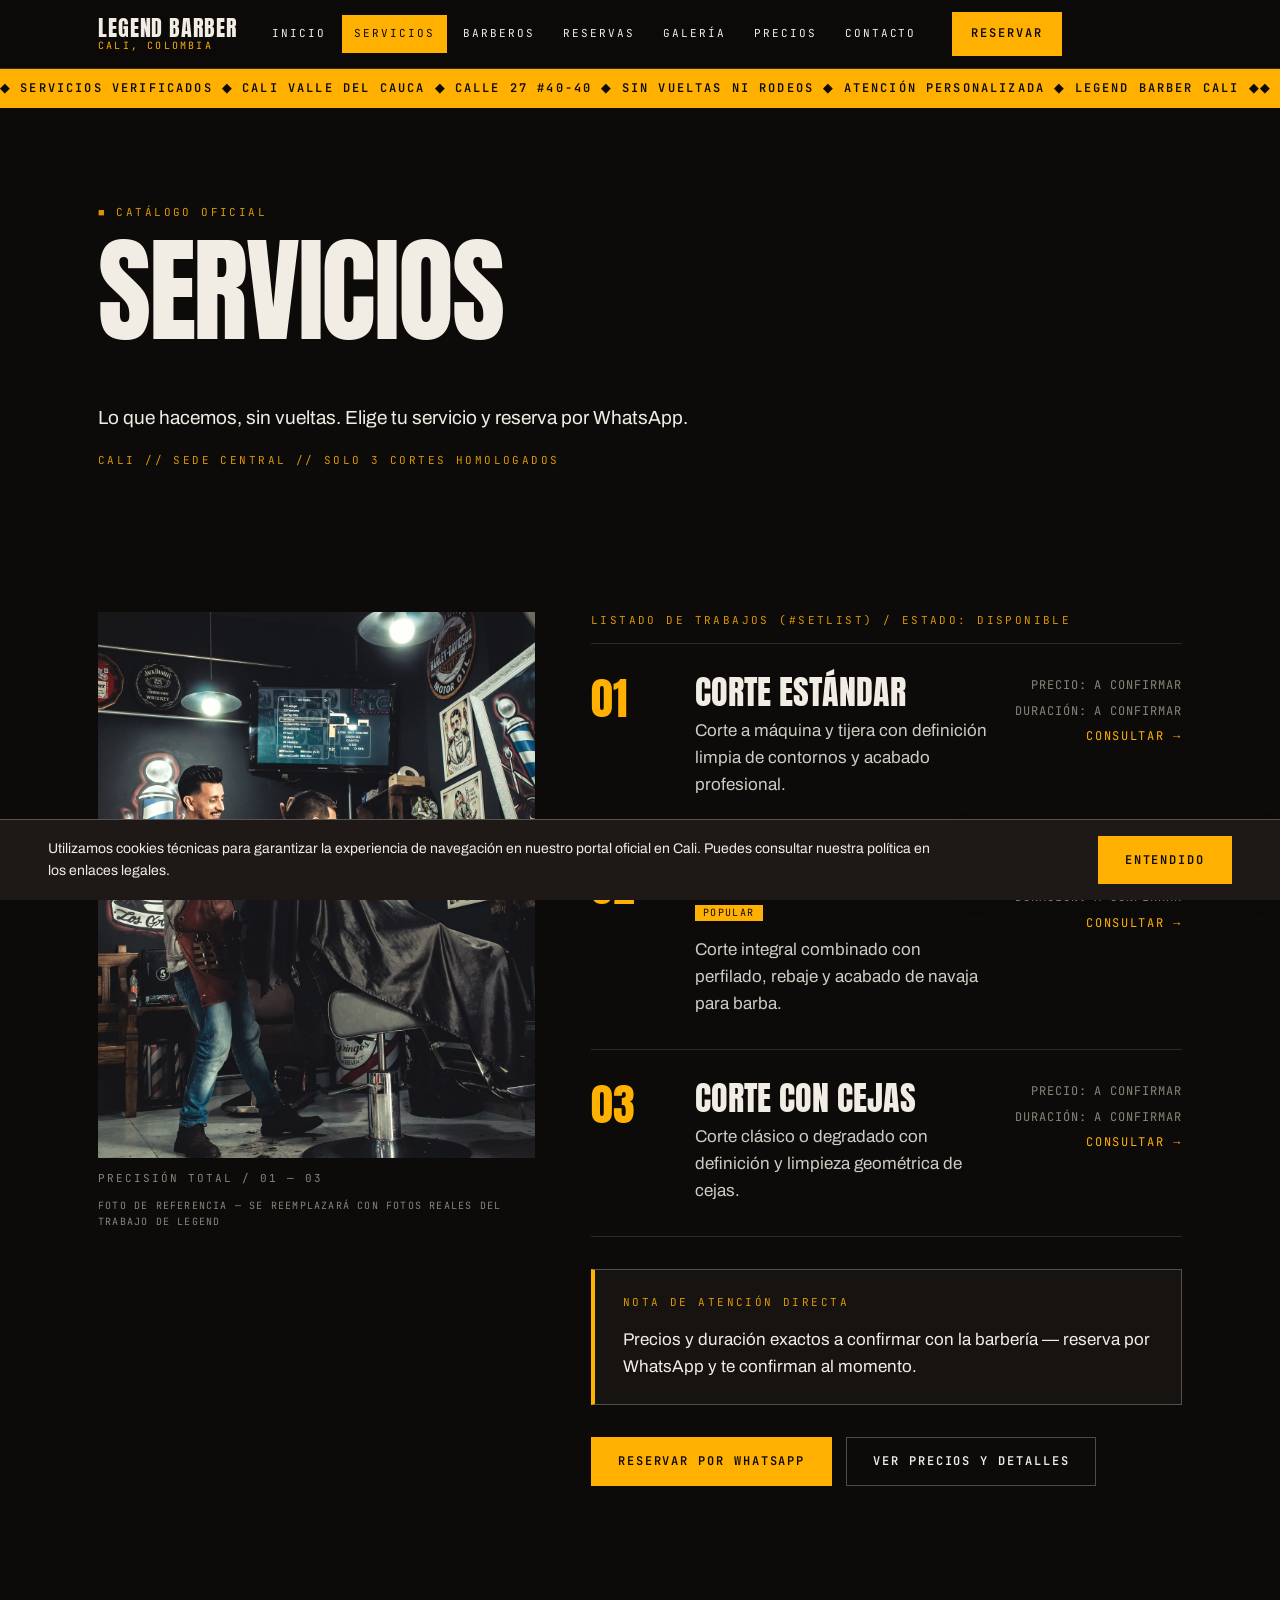
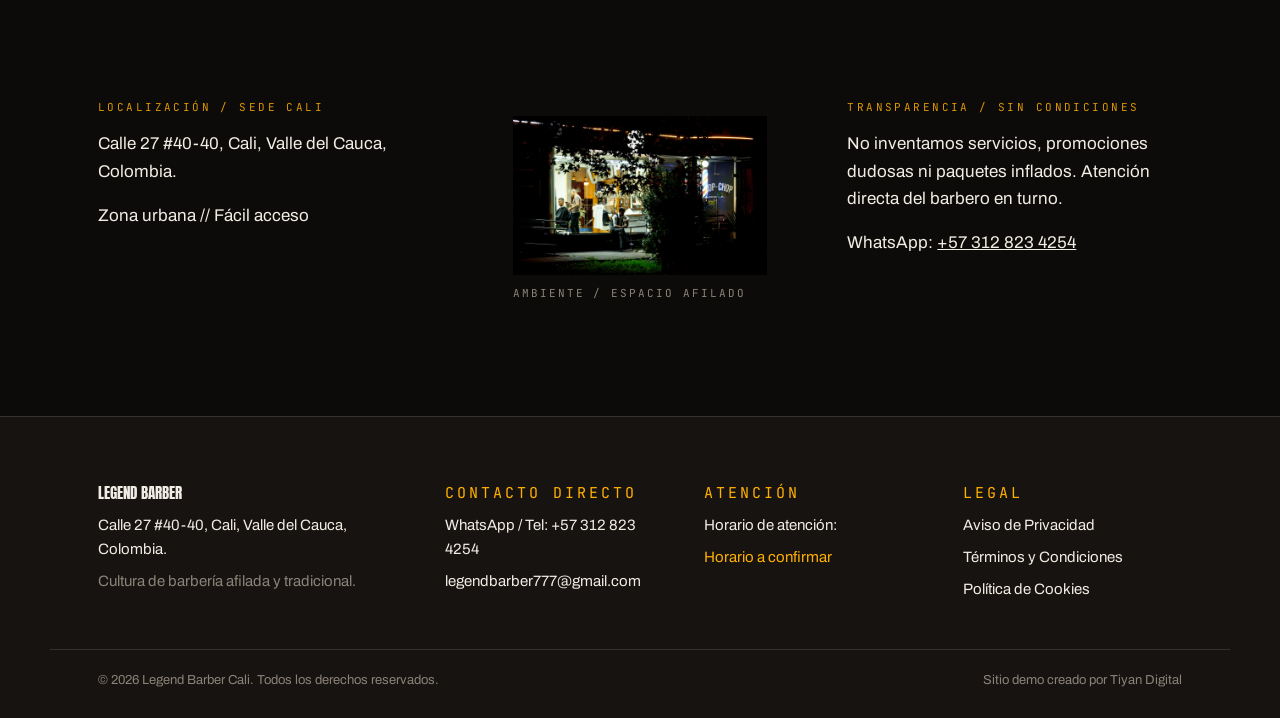
<file: servicios.html>
<!DOCTYPE html>
<html lang="es-CO">
<head>
<meta charset="utf-8">
<meta name="viewport" content="width=device-width, initial-scale=1">
<title>Servicios — Legend Barber, Cali</title>
<meta name="description" content="Los 3 servicios de Legend Barber en Cali: Corte Estándar, Corte con Barba y Corte con Cejas. Precios y duración a confirmar por WhatsApp.">
<meta property="og:title" content="Servicios — Legend Barber, Cali">
<meta property="og:description" content="Los 3 servicios de Legend Barber en Cali: Corte Estándar, Corte con Barba y Corte con Cejas. Precios y duración a confirmar por WhatsApp.">
<meta property="og:type" content="website">
<link rel="stylesheet" href="assets/css/style.css">
<link rel="icon" href="data:image/svg+xml,%3Csvg xmlns='http://www.w3.org/2000/svg' viewBox='0 0 64 64'%3E%3Crect width='64' height='64' fill='%230D0B09'/%3E%3Ctext x='32' y='44' font-family='Arial Black' font-size='36' fill='%23FFB000' text-anchor='middle'%3EL%3C/text%3E%3C/svg%3E">
</head>
<body>
<header class="site-nav" id="topo">
  <a class="salto" href="#contenido">Saltar al contenido</a>
  <div class="nav-interior">
    <a class="marca" href="index.html" aria-label="Legend Barber — inicio">
      <span class="marca-nombre">Legend Barber</span>
      <span class="marca-ciudad">Cali, Colombia</span>
    </a>
    <button class="menu-boton" type="button" aria-expanded="false" aria-controls="menu-principal" aria-label="Abrir menú">
      <span></span><span></span><span></span>
    </button>
    <nav aria-label="Navegación principal">
      <ul class="menu" id="menu-principal"><li><a href="index.html">Inicio</a></li><li><a href="servicios.html" class="activo" aria-current="page">Servicios</a></li><li><a href="barberos.html">Barberos</a></li><li><a href="reservas.html">Reservas</a></li><li><a href="galeria.html">Galería</a></li><li><a href="precios.html">Precios</a></li><li><a href="contacto.html">Contacto</a></li></ul>
    </nav>
    <a class="btn btn-ambar btn-nav" href="https://wa.me/573128234254" target="_blank" rel="noopener">Reservar</a>
  </div>
</header>
<div class="marquesina" aria-hidden="true"><div class="marquesina-pista"><span>◆ SERVICIOS VERIFICADOS ◆ CALI VALLE DEL CAUCA ◆ CALLE 27 #40-40 ◆ SIN VUELTAS NI RODEOS ◆ ATENCIÓN PERSONALIZADA ◆ LEGEND BARBER CALI ◆ </span><span>◆ SERVICIOS VERIFICADOS ◆ CALI VALLE DEL CAUCA ◆ CALLE 27 #40-40 ◆ SIN VUELTAS NI RODEOS ◆ ATENCIÓN PERSONALIZADA ◆ LEGEND BARBER CALI ◆ </span></div></div>
<main id="contenido">
<section class="seccion cabecera-pagina">
  <p class="etiqueta">■ Catálogo oficial</p>
  <h1>Servicios</h1>
  <p class="intro-seccion">Lo que hacemos, sin vueltas. Elige tu servicio y reserva por WhatsApp.</p>
  <p class="etiqueta">Cali // Sede central // Solo 3 cortes homologados</p>
</section>

<section class="seccion servicios-layout">
  <figure class="foto-servicios">
    <img src="assets/img/servicios.jpg" alt="Barbero cortando el cabello de un cliente con tijera en la barbería" loading="lazy">
    <figcaption>Precisión total / 01 — 03</figcaption>
    <p class="nota-foto">Foto de referencia — se reemplazará con fotos reales del trabajo de Legend</p>
  </figure>
  <div class="servicios-lista">
    <p class="etiqueta">Listado de trabajos (#setlist) / Estado: disponible</p>
    <ol class="filas filas-servicio">
      <li><span class="num">01</span><div><h3>Corte Estándar</h3><p>Corte a máquina y tijera con definición limpia de contornos y acabado profesional.</p></div><div class="fila-meta"><span>Precio: A confirmar</span><span>Duración: A confirmar</span><a class="enlace-flecha" href="https://wa.me/573128234254" target="_blank" rel="noopener">Consultar →</a></div></li>
      <li><span class="num">02</span><div><h3>Corte con Barba <span class="chip">Popular</span></h3><p>Corte integral combinado con perfilado, rebaje y acabado de navaja para barba.</p></div><div class="fila-meta"><span>Precio: A confirmar</span><span>Duración: A confirmar</span><a class="enlace-flecha" href="https://wa.me/573128234254" target="_blank" rel="noopener">Consultar →</a></div></li>
      <li><span class="num">03</span><div><h3>Corte con Cejas</h3><p>Corte clásico o degradado con definición y limpieza geométrica de cejas.</p></div><div class="fila-meta"><span>Precio: A confirmar</span><span>Duración: A confirmar</span><a class="enlace-flecha" href="https://wa.me/573128234254" target="_blank" rel="noopener">Consultar →</a></div></li>
    </ol>
    <aside class="caja-nota">
      <p class="etiqueta">Nota de atención directa</p>
      <p>Precios y duración exactos a confirmar con la barbería — reserva por WhatsApp y te confirman al momento.</p>
    </aside>
    <p class="fila-cta">
      <a class="btn btn-ambar" href="https://wa.me/573128234254" target="_blank" rel="noopener">Reservar por WhatsApp</a>
      <a class="btn btn-linea" href="precios.html">Ver precios y detalles</a>
    </p>
  </div>
</section>

<section class="seccion servicios-pie">
  <div>
    <p class="etiqueta">Localización / Sede Cali</p>
    <p>Calle 27 #40-40, Cali, Valle del Cauca, Colombia.</p>
    <p>Zona urbana // Fácil acceso</p>
  </div>
  <figure>
    <img src="assets/img/noche.jpg" alt="Barbería de noche en la ciudad" loading="lazy">
    <figcaption>Ambiente / Espacio afilado</figcaption>
  </figure>
  <div>
    <p class="etiqueta">Transparencia / Sin condiciones</p>
    <p>No inventamos servicios, promociones dudosas ni paquetes inflados. Atención directa del barbero en turno.</p>
    <p>WhatsApp: <a href="tel:+573128234254">+57 312 823 4254</a></p>
  </div>
</section>
</main>
<footer class="pie">
  <div class="pie-interior">
    <div class="pie-bloque pie-marca">
      <p class="pie-logo">Legend Barber</p>
      <p>Calle 27 #40-40, Cali, Valle del Cauca, Colombia.</p>
      <p class="pie-lema">Cultura de barbería afilada y tradicional.</p>
    </div>
    <div class="pie-bloque">
      <p class="pie-titulo">Contacto directo</p>
      <p><a href="tel:+573128234254">WhatsApp / Tel: +57 312 823 4254</a></p>
      <p><a href="mailto:legendbarber777@gmail.com">legendbarber777@gmail.com</a></p>
    </div>
    <div class="pie-bloque">
      <p class="pie-titulo">Atención</p>
      <p>Horario de atención:</p>
      <p class="ambar">Horario a confirmar</p>
    </div>
    <div class="pie-bloque">
      <p class="pie-titulo">Legal</p>
      <p><a href="aviso-privacidad.html">Aviso de Privacidad</a></p>
      <p><a href="terminos.html">Términos y Condiciones</a></p>
      <p><a href="cookies.html">Política de Cookies</a></p>
    </div>
  </div>
  <div class="pie-base">
    <p>© 2026 Legend Barber Cali. Todos los derechos reservados.</p>
    <p>Sitio demo creado por Tiyan Digital</p>
  </div>
</footer>
<a class="btn-flotante" href="https://wa.me/573128234254" target="_blank" rel="noopener" aria-label="Escribir por WhatsApp al +57 312 823 4254">
  <svg viewBox="0 0 24 24" width="26" height="26" aria-hidden="true"><path fill="currentColor" d="M12 2a10 10 0 0 0-8.6 15.1L2 22l5.1-1.3A10 10 0 1 0 12 2Zm0 1.8a8.2 8.2 0 1 1-4.2 15.3l-.3-.2-3 .8.8-2.9-.2-.3A8.2 8.2 0 0 1 12 3.8Zm-3.6 4.2c-.2 0-.5.1-.7.3-.2.3-.9.9-.9 2.2s.9 2.5 1.1 2.7c.1.2 1.9 3 4.7 4.1 2.3.9 2.8.7 3.3.7.5-.1 1.6-.7 1.9-1.3.2-.7.2-1.2.2-1.3-.1-.1-.3-.2-.6-.3l-2.1-1c-.3-.2-.5-.2-.8.1l-.9 1.1c-.2.2-.3.2-.6.1a7.6 7.6 0 0 1-2.2-1.4 8.2 8.2 0 0 1-1.5-1.9c-.2-.3 0-.4.1-.6l.5-.6c.1-.2.2-.3.3-.5.1-.2 0-.4 0-.5l-1-2.3c-.2-.6-.5-.6-.8-.6Z"/></svg>
  <span>WhatsApp (+57 312 823 4254)</span>
</a>
<div class="cookies" id="cookies" role="region" aria-label="Aviso de cookies" hidden>
  <p>Utilizamos cookies técnicas para garantizar la experiencia de navegación en nuestro portal oficial en Cali. Puedes consultar nuestra política en los enlaces legales.</p>
  <button class="btn btn-ambar" type="button" id="cookies-aceptar">Entendido</button>
</div>
<script src="assets/js/main.js" defer></script>
</body>
</html>
</file>
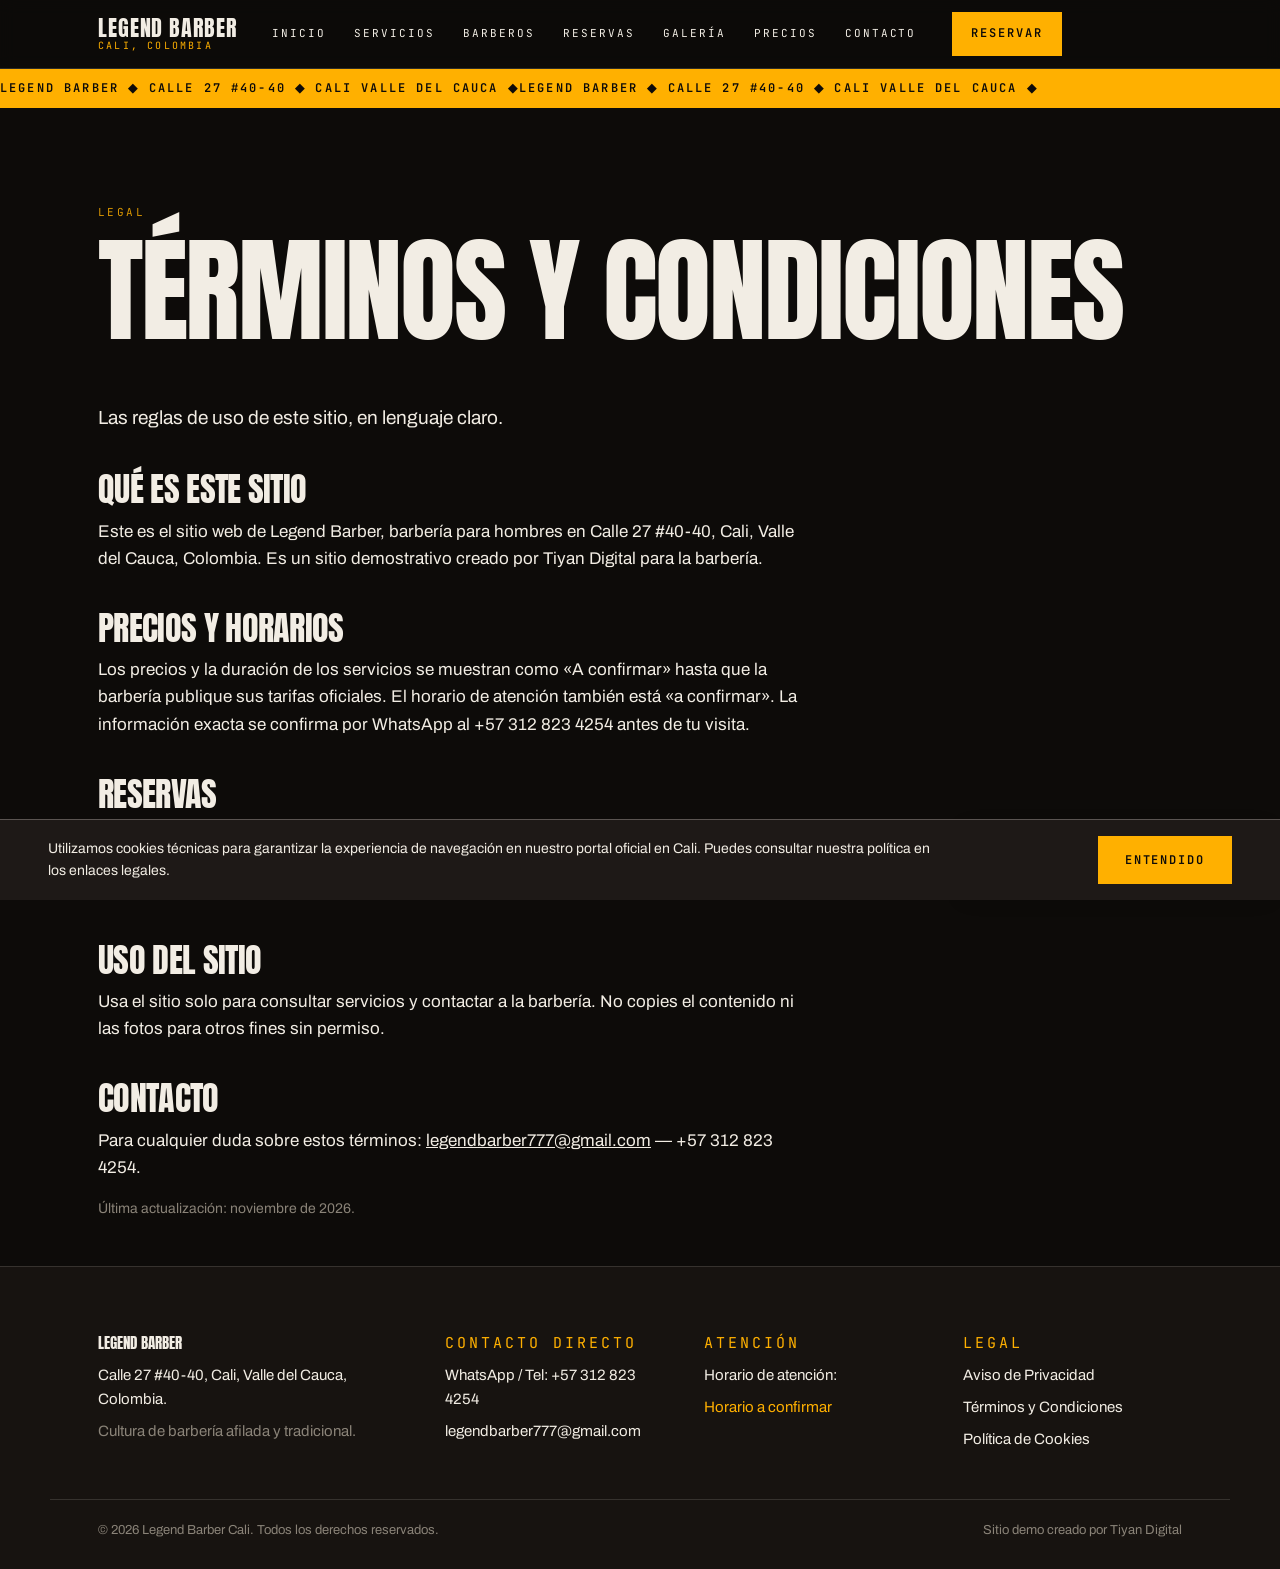
<file: terminos.html>
<!DOCTYPE html>
<html lang="es-CO">
<head>
<meta charset="utf-8">
<meta name="viewport" content="width=device-width, initial-scale=1">
<title>Términos y Condiciones — Legend Barber, Cali</title>
<meta name="description" content="Términos y Condiciones de uso del sitio demo de Legend Barber, Cali.">
<meta property="og:title" content="Términos y Condiciones — Legend Barber, Cali">
<meta property="og:description" content="Términos y Condiciones de uso del sitio demo de Legend Barber, Cali.">
<meta property="og:type" content="website">
<link rel="stylesheet" href="assets/css/style.css">
<link rel="icon" href="data:image/svg+xml,%3Csvg xmlns='http://www.w3.org/2000/svg' viewBox='0 0 64 64'%3E%3Crect width='64' height='64' fill='%230D0B09'/%3E%3Ctext x='32' y='44' font-family='Arial Black' font-size='36' fill='%23FFB000' text-anchor='middle'%3EL%3C/text%3E%3C/svg%3E">
</head>
<body>
<header class="site-nav" id="topo">
  <a class="salto" href="#contenido">Saltar al contenido</a>
  <div class="nav-interior">
    <a class="marca" href="index.html" aria-label="Legend Barber — inicio">
      <span class="marca-nombre">Legend Barber</span>
      <span class="marca-ciudad">Cali, Colombia</span>
    </a>
    <button class="menu-boton" type="button" aria-expanded="false" aria-controls="menu-principal" aria-label="Abrir menú">
      <span></span><span></span><span></span>
    </button>
    <nav aria-label="Navegación principal">
      <ul class="menu" id="menu-principal"><li><a href="index.html">Inicio</a></li><li><a href="servicios.html">Servicios</a></li><li><a href="barberos.html">Barberos</a></li><li><a href="reservas.html">Reservas</a></li><li><a href="galeria.html">Galería</a></li><li><a href="precios.html">Precios</a></li><li><a href="contacto.html">Contacto</a></li></ul>
    </nav>
    <a class="btn btn-ambar btn-nav" href="https://wa.me/573128234254" target="_blank" rel="noopener">Reservar</a>
  </div>
</header>
<div class="marquesina" aria-hidden="true"><div class="marquesina-pista"><span>LEGEND BARBER ◆ CALLE 27 #40-40 ◆ CALI VALLE DEL CAUCA ◆ </span><span>LEGEND BARBER ◆ CALLE 27 #40-40 ◆ CALI VALLE DEL CAUCA ◆ </span></div></div>
<main id="contenido">
<section class="seccion cabecera-pagina legal">
  <p class="etiqueta">Legal</p>
  <h1>Términos y Condiciones</h1>
  <p class="intro-seccion">Las reglas de uso de este sitio, en lenguaje claro.</p>
  <h2>Qué es este sitio</h2>
  <p>Este es el sitio web de Legend Barber, barbería para hombres en Calle 27 #40-40, Cali, Valle del Cauca, Colombia. Es un sitio demostrativo creado por Tiyan Digital para la barbería.</p>
  <h2>Precios y horarios</h2>
  <p>Los precios y la duración de los servicios se muestran como «A confirmar» hasta que la barbería publique sus tarifas oficiales. El horario de atención también está «a confirmar». La información exacta se confirma por WhatsApp al +57 312 823 4254 antes de tu visita.</p>
  <h2>Reservas</h2>
  <p>El bot de la página de Reservas es una demostración interactiva del flujo de reserva por WhatsApp. Tu turno queda confirmado cuando la barbería te lo confirma por WhatsApp. También puedes reservar directo en la página de Setmore de la barbería.</p>
  <h2>Uso del sitio</h2>
  <p>Usa el sitio solo para consultar servicios y contactar a la barbería. No copies el contenido ni las fotos para otros fines sin permiso.</p>
  <h2>Contacto</h2>
  <p>Para cualquier duda sobre estos términos: <a href="mailto:legendbarber777@gmail.com">legendbarber777@gmail.com</a> — +57 312 823 4254.</p>
  <p class="nota">Última actualización: noviembre de 2026.</p>
</section>
</main>
<footer class="pie">
  <div class="pie-interior">
    <div class="pie-bloque pie-marca">
      <p class="pie-logo">Legend Barber</p>
      <p>Calle 27 #40-40, Cali, Valle del Cauca, Colombia.</p>
      <p class="pie-lema">Cultura de barbería afilada y tradicional.</p>
    </div>
    <div class="pie-bloque">
      <p class="pie-titulo">Contacto directo</p>
      <p><a href="tel:+573128234254">WhatsApp / Tel: +57 312 823 4254</a></p>
      <p><a href="mailto:legendbarber777@gmail.com">legendbarber777@gmail.com</a></p>
    </div>
    <div class="pie-bloque">
      <p class="pie-titulo">Atención</p>
      <p>Horario de atención:</p>
      <p class="ambar">Horario a confirmar</p>
    </div>
    <div class="pie-bloque">
      <p class="pie-titulo">Legal</p>
      <p><a href="aviso-privacidad.html">Aviso de Privacidad</a></p>
      <p><a href="terminos.html">Términos y Condiciones</a></p>
      <p><a href="cookies.html">Política de Cookies</a></p>
    </div>
  </div>
  <div class="pie-base">
    <p>© 2026 Legend Barber Cali. Todos los derechos reservados.</p>
    <p>Sitio demo creado por Tiyan Digital</p>
  </div>
</footer>
<a class="btn-flotante" href="https://wa.me/573128234254" target="_blank" rel="noopener" aria-label="Escribir por WhatsApp al +57 312 823 4254">
  <svg viewBox="0 0 24 24" width="26" height="26" aria-hidden="true"><path fill="currentColor" d="M12 2a10 10 0 0 0-8.6 15.1L2 22l5.1-1.3A10 10 0 1 0 12 2Zm0 1.8a8.2 8.2 0 1 1-4.2 15.3l-.3-.2-3 .8.8-2.9-.2-.3A8.2 8.2 0 0 1 12 3.8Zm-3.6 4.2c-.2 0-.5.1-.7.3-.2.3-.9.9-.9 2.2s.9 2.5 1.1 2.7c.1.2 1.9 3 4.7 4.1 2.3.9 2.8.7 3.3.7.5-.1 1.6-.7 1.9-1.3.2-.7.2-1.2.2-1.3-.1-.1-.3-.2-.6-.3l-2.1-1c-.3-.2-.5-.2-.8.1l-.9 1.1c-.2.2-.3.2-.6.1a7.6 7.6 0 0 1-2.2-1.4 8.2 8.2 0 0 1-1.5-1.9c-.2-.3 0-.4.1-.6l.5-.6c.1-.2.2-.3.3-.5.1-.2 0-.4 0-.5l-1-2.3c-.2-.6-.5-.6-.8-.6Z"/></svg>
  <span>WhatsApp (+57 312 823 4254)</span>
</a>
<div class="cookies" id="cookies" role="region" aria-label="Aviso de cookies" hidden>
  <p>Utilizamos cookies técnicas para garantizar la experiencia de navegación en nuestro portal oficial en Cali. Puedes consultar nuestra política en los enlaces legales.</p>
  <button class="btn btn-ambar" type="button" id="cookies-aceptar">Entendido</button>
</div>
<script src="assets/js/main.js" defer></script>
</body>
</html>
</file>
<file: assets/css/style.css>
/* Legend Barber — Dark Barbershop Poster
   Tokens: coal #0D0B09, surface #171310, bone #F2EDE4, muted #8A8378,
   ONE accent: signal amber #FFB000. Type: Anton display, Archivo body,
   JetBrains Mono labels. Square corners, hairline borders, no gradients. */
/* Self-hosted fonts (Google Fonts, OFL — latin subsets, downloaded 2026-11-09) */
@font-face{font-family:"Anton"; font-style:normal; font-weight:400; font-display:swap; src:url(../fonts/anton-400.woff2) format("woff2")}
@font-face{font-family:"Archivo"; font-style:normal; font-weight:400 700; font-display:swap; src:url(../fonts/archivo-400.woff2) format("woff2")}
@font-face{font-family:"JetBrains Mono"; font-style:normal; font-weight:400 600; font-display:swap; src:url(../fonts/jetbrainsmono-400.woff2) format("woff2")}
:root{
  --coal:#0D0B09; --surface:#171310; --surface-2:#1E1917; --panel:#201812;
  --bone:#F2EDE4; --muted:#8A8378; --amber:#FFB000; --amber-ink:#0D0B09;
  --linea:rgba(242,237,228,.14); --linea-fuerte:rgba(242,237,228,.28);
  --wa-verde:#25D366; --wa-fondo:#0B141A; --wa-burbuja:#005C4B; --wa-yo:#FFB000;
  --fuente-display:"Anton","Arial Narrow","Impact",sans-serif;
  --fuente-cuerpo:"Archivo",system-ui,-apple-system,"Segoe UI",sans-serif;
  --fuente-mono:"JetBrains Mono",ui-monospace,"SFMono-Regular",Menlo,monospace;
  --ancho:1180px; --margen:clamp(16px,4vw,48px);
  --ease:cubic-bezier(.16,1,.3,1);
}
*{box-sizing:border-box}
html{scroll-behavior:smooth}
body{
  background:var(--coal); color:var(--bone); font-family:var(--fuente-cuerpo);
  font-size:17px; line-height:1.6; margin:0; -webkit-font-smoothing:antialiased;
}
::selection{background:var(--amber); color:var(--amber-ink)}
img{max-width:100%; height:auto; display:block}
a{color:var(--bone)}
a:hover{color:var(--amber)}
:focus-visible{outline:3px solid var(--amber); outline-offset:2px}
h1,h2,h3{font-family:var(--fuente-display); font-weight:400; text-transform:uppercase;
  line-height:.95; letter-spacing:-.02em; margin:0 0 .5em}
h1{font-size:clamp(48px,9vw,120px); overflow-wrap:break-word}
.heroe h1{font-size:clamp(64px,13vw,180px)}
h2{font-size:clamp(40px,6vw,72px)}
h3{font-size:clamp(24px,3vw,34px); letter-spacing:0}
p{margin:0 0 1em}
address{font-style:normal}
.ambar{color:var(--amber)}
.oculto{position:absolute; width:1px; height:1px; overflow:hidden; clip:rect(0 0 0 0); white-space:nowrap}
.salto{position:absolute; left:16px; top:-120px; background:var(--amber); color:var(--amber-ink); padding:12px 20px; z-index:200; font-weight:700; transition:top .2s var(--ease)}
.salto:focus{left:16px; top:8px}

/* ---------- Nav ---------- */
.site-nav{position:sticky; top:0; z-index:100; background:rgba(13,11,9,.92);
  backdrop-filter:blur(8px); border-bottom:1px solid var(--linea)}
.nav-interior{max-width:var(--ancho); margin:0 auto; padding:0 var(--margen);
  display:flex; align-items:center; gap:24px; min-height:68px}
.marca{text-decoration:none; line-height:1; display:flex; flex-direction:column; gap:2px}
.marca-nombre{font-family:var(--fuente-display); font-size:22px; letter-spacing:.04em; text-transform:uppercase}
.marca-ciudad{font-family:var(--fuente-mono); font-size:10px; letter-spacing:.22em; text-transform:uppercase; color:var(--amber)}
.menu{list-style:none; display:flex; gap:4px; margin:0 0 0 auto; padding:0}
.menu a{display:block; padding:10px 12px; text-decoration:none; font-family:var(--fuente-mono);
  font-size:11px; letter-spacing:.18em; text-transform:uppercase; color:var(--bone)}
.menu a:hover{color:var(--amber)}
.menu a.activo{background:var(--amber); color:var(--amber-ink)}
.menu-boton{display:none; background:none; border:1px solid var(--linea-fuerte); width:44px; height:44px;
  cursor:pointer; flex-direction:column; align-items:center; justify-content:center; gap:5px; margin-left:auto}
.menu-boton span{display:block; width:22px; height:2px; background:var(--bone)}

/* ---------- Buttons ---------- */
.btn{display:inline-flex; align-items:center; justify-content:center; gap:8px; min-height:48px;
  padding:14px 26px; font-family:var(--fuente-mono); font-size:12px; font-weight:600;
  letter-spacing:.16em; text-transform:uppercase; text-decoration:none; cursor:pointer;
  border:1px solid transparent; transition:transform .2s var(--ease), background .2s, color .2s}
.btn-ambar{background:var(--amber); color:var(--amber-ink)}
.btn-ambar:hover{background:var(--bone); color:var(--amber-ink); transform:translateY(-2px)}
.btn-linea{border-color:var(--linea-fuerte); color:var(--bone); background:transparent}
.btn-linea:hover{border-color:var(--amber); color:var(--amber)}
.btn-nav{padding:10px 18px; min-height:44px}
.fila-cta{display:flex; flex-wrap:wrap; gap:14px; margin:1.2em 0}
.enlace-flecha{font-family:var(--fuente-mono); font-size:12px; letter-spacing:.14em; text-transform:uppercase;
  color:var(--amber); text-decoration:none; border-bottom:1px solid transparent}
.enlace-flecha:hover{border-bottom-color:var(--amber)}

/* ---------- Marquee ---------- */
.marquesina{background:var(--amber); color:var(--amber-ink); overflow:hidden; white-space:nowrap;
  font-family:var(--fuente-mono); font-size:12px; font-weight:600; letter-spacing:.18em; text-transform:uppercase}
.marquesina-pista{display:inline-flex; animation:marquesina 28s linear infinite}
.marquesina-pista span{padding:10px 0}
@keyframes marquesina{to{transform:translateX(-50%)}}

/* ---------- Layout ---------- */
main{display:block}
.seccion{max-width:var(--ancho); margin:0 auto; padding:96px var(--margen)}
.cabecera-pagina{padding-bottom:32px}
.seccion-oscura{background:var(--surface); max-width:none}
.seccion-oscura>.etiqueta,.seccion-oscura>h2,.seccion-oscura>p,.seccion-oscura>ol,.seccion-oscura>aside,.seccion-oscura>div{max-width:var(--ancho); margin-left:auto; margin-right:auto}
.seccion-oscura .filas{padding-left:0; padding-right:0}
.etiqueta{font-family:var(--fuente-mono); font-size:11px; letter-spacing:.22em; text-transform:uppercase;
  color:var(--amber); opacity:.85; margin:0 0 14px}
.intro-seccion{max-width:640px; font-size:19px; color:var(--bone)}
.nota{font-size:14px; color:var(--muted)}
.nota-foto{font-family:var(--fuente-mono); font-size:10px; letter-spacing:.12em; text-transform:uppercase;
  color:var(--muted); margin:10px 0 0}
.chip{display:inline-block; background:var(--amber); color:var(--amber-ink); font-family:var(--fuente-mono);
  font-size:10px; letter-spacing:.14em; padding:3px 8px; vertical-align:middle; text-transform:uppercase}
.precio{color:var(--amber); font-family:var(--fuente-mono); font-size:13px; letter-spacing:.1em; text-transform:uppercase}
.caja-nota{border:1px solid var(--linea-fuerte); border-left:4px solid var(--amber);
  background:var(--surface); padding:24px 28px; margin:32px 0}
.caja-grande{padding:36px}
.caja-nota p:last-child{margin-bottom:0}

/* ---------- Hero ---------- */
.heroe{max-width:var(--ancho); margin:0 auto; padding:72px var(--margen) 96px;
  display:grid; grid-template-columns:1.15fr .85fr; gap:56px; align-items:end}
.heroe h1 .linea{display:block}
.linea-contorno{color:transparent; -webkit-text-stroke:3px var(--amber); text-stroke:3px var(--amber)}
.sub{font-size:clamp(18px,2vw,22px); max-width:520px}
.heroe-datos{display:flex; gap:32px; margin:36px 0 0; border-top:1px solid var(--linea); padding-top:20px}
.heroe-datos dt{font-family:var(--fuente-mono); font-size:10px; letter-spacing:.2em; text-transform:uppercase; color:var(--muted)}
.heroe-datos dd{margin:4px 0 0; font-weight:600}
.heroe-media{position:relative}
.heroe-media img{width:100%; height:100%; min-height:420px; object-fit:cover;
  clip-path:polygon(0 0,100% 0,100% calc(100% - 48px),calc(100% - 48px) 100%,0 100%)}
.insignia{position:absolute; width:150px; height:150px; left:-52px; top:-52px;
  animation:girar 18s linear infinite}
.insignia svg{width:100%; height:100%}
.insignia text{fill:var(--amber); font-family:var(--fuente-mono); font-size:15.5px; letter-spacing:3px; text-transform:uppercase}
.insignia-centro{position:absolute; inset:0; display:flex; align-items:center; justify-content:center;
  font-size:34px; color:var(--amber); animation:girar 18s linear infinite reverse}
@keyframes girar{to{transform:rotate(360deg)}}

/* ---------- Filas numeradas ---------- */
.filas{list-style:none; margin:0; padding:0}
.filas li{display:grid; grid-template-columns:80px 1fr auto; gap:24px; align-items:start;
  padding:32px 0; border-top:1px solid var(--linea)}
.filas li:last-child{border-bottom:1px solid var(--linea)}
.filas .num{font-family:var(--fuente-display); font-size:44px; color:var(--amber); line-height:1}
.filas h3{margin-bottom:8px}
.filas p{margin-bottom:0; color:var(--bone); opacity:.85}
.fila-etiqueta{font-family:var(--fuente-mono); font-size:10px; letter-spacing:.2em; text-transform:uppercase; color:var(--muted)}
.fila-meta{display:flex; flex-direction:column; gap:6px; align-items:flex-end; text-align:right;
  font-family:var(--fuente-mono); font-size:12px; letter-spacing:.08em; text-transform:uppercase; color:var(--muted)}
.fila-meta .precio{font-size:14px}

/* ---------- Bot teaser / teléfono ---------- */
.teaser-bot{display:grid; grid-template-columns:1fr 1fr; gap:64px; align-items:center}
.lista-check{list-style:none; margin:0 0 1em; padding:0}
.lista-check li{padding:8px 0 8px 30px; position:relative; border-top:1px solid var(--linea)}
.lista-check li::before{content:"✓"; position:absolute; left:4px; color:var(--amber); font-weight:700}
.telefono-mini{background:var(--wa-fondo); border:1px solid var(--linea-fuerte); border-radius:18px;
  padding:20px; max-width:380px; margin:0 auto; width:100%}
.telefono-cabecera{display:flex; justify-content:space-between; font-family:var(--fuente-mono);
  font-size:11px; letter-spacing:.14em; text-transform:uppercase; border-bottom:1px solid var(--linea); padding-bottom:12px}
.en-linea{color:var(--wa-verde)}
.burbuja{border-radius:10px; padding:12px 14px; margin:12px 0; font-size:15px; line-height:1.5; max-width:88%}
.burbuja-bot{background:#202C33; color:#E9EDEF; border-top-left-radius:2px}
.burbuja-yo{background:var(--wa-yo); color:var(--amber-ink); margin-left:auto; border-top-right-radius:2px}
.telefono-entrada{font-size:13px; color:var(--muted); border-top:1px solid var(--linea); padding-top:12px; margin:12px 0 0}

/* ---------- Barberos ---------- */
.tarjetas-barbero{display:grid; grid-template-columns:repeat(3,1fr); gap:24px}
.tarjeta-barbero{border:1px solid var(--linea); background:var(--surface)}
.tarjeta-barbero h3,.tarjeta-barbero p{padding:0 20px}
.tarjeta-barbero h3{padding-top:20px; font-size:22px}
.tarjeta-barbero p{color:var(--muted); font-size:15px}
.tarjeta-barbero p:last-child{padding-bottom:20px}
.foto-marcador{position:relative; aspect-ratio:4/3; overflow:hidden; background:var(--surface-2)}
.foto-marcador img{width:100%; height:100%; object-fit:cover; filter:grayscale(35%) contrast(1.05)}
.foto-marcador span{position:absolute; left:12px; bottom:12px; background:var(--coal); color:var(--amber);
  font-family:var(--fuente-mono); font-size:10px; letter-spacing:.18em; text-transform:uppercase; padding:6px 10px}

/* ---------- Visita / CTA final ---------- */
.visita{display:grid; grid-template-columns:repeat(3,1fr); gap:40px; border-top:1px solid var(--linea)}
.visita h2{font-size:clamp(32px,4vw,48px)}
.cta-final{text-align:left; border-top:1px solid var(--linea)}
.cta-final h2{font-size:clamp(56px,9vw,120px)}

/* ---------- Servicios ---------- */
.servicios-layout{display:grid; grid-template-columns:.85fr 1.15fr; gap:56px; align-items:start}
.foto-servicios{margin:0; position:sticky; top:100px}
.foto-servicios img{width:100%; aspect-ratio:4/5; object-fit:cover; filter:grayscale(20%) contrast(1.05)}
.foto-servicios figcaption{font-family:var(--fuente-mono); font-size:11px; letter-spacing:.18em; text-transform:uppercase; color:var(--muted); padding-top:12px}
.servicios-pie{display:grid; grid-template-columns:1fr 1fr 1fr; gap:40px; align-items:start}
.servicios-pie img{aspect-ratio:16/10; object-fit:cover; width:100%}
.servicios-pie figcaption{font-family:var(--fuente-mono); font-size:11px; letter-spacing:.18em; text-transform:uppercase; color:var(--muted); padding-top:10px}

/* ---------- Reservas / teléfono grande ---------- */
.reservas-layout{display:grid; grid-template-columns:1fr 1fr; gap:64px; align-items:start}
.estado-servicio{font-family:var(--fuente-mono); font-size:12px; letter-spacing:.14em; text-transform:uppercase}
.foto-sede{margin:24px 0 12px}
.foto-sede img{width:100%; aspect-ratio:16/9; object-fit:cover}
.foto-sede figcaption{font-family:var(--fuente-mono); font-size:11px; letter-spacing:.18em; text-transform:uppercase; color:var(--muted); padding-top:10px}
.telefono{background:var(--wa-fondo); border:1px solid var(--linea-fuerte); border-radius:22px;
  overflow:hidden; max-width:420px; margin:0 auto; width:100%; position:sticky; top:96px}
.telefono-barra{display:flex; justify-content:space-between; padding:12px 18px 0;
  font-family:var(--fuente-mono); font-size:11px; color:var(--muted); margin:0}
.telefono .telefono-cabecera{display:flex; gap:12px; align-items:center; padding:14px 18px;
  background:#1F2C34; border-bottom:1px solid var(--linea); margin:12px 0 0}
.telefono-avatar{width:40px; height:40px; border-radius:50%; background:var(--amber); color:var(--amber-ink);
  display:flex; align-items:center; justify-content:center; font-family:var(--fuente-display); font-size:20px}
.telefono-cabecera strong{font-size:16px}
.telefono-cifrado{text-align:center; font-size:11px; color:var(--muted); background:#182229;
  border-radius:8px; margin:12px 16px 0; padding:8px 12px}
.chat{padding:16px; min-height:340px; display:flex; flex-direction:column; gap:4px}
.chat .burbuja{margin:6px 0; animation:entra .35s var(--ease)}
.chat .burbuja small{display:block; text-align:right; font-size:10px; opacity:.6; margin-top:4px}
@keyframes entra{from{opacity:0; transform:translateY(12px)} to{opacity:1; transform:none}}
.chat-opciones{display:flex; flex-direction:column; gap:8px; padding:0 16px 8px}
.chat-opciones .btn{width:100%; min-height:44px}
.chat-opciones .btn-linea{border-color:var(--wa-verde); color:var(--wa-verde)}
.chat-opciones .btn-linea:hover{background:var(--wa-verde); color:#06281B}
.chat-opciones .enlace-opcion{text-align:center; font-family:var(--fuente-mono); font-size:12px;
  letter-spacing:.14em; text-transform:uppercase; color:var(--wa-verde); padding:10px}
.pasos{list-style:none; margin:0; padding:0; display:grid; grid-template-columns:repeat(3,1fr); gap:32px}
.pasos li{border-top:1px solid var(--linea); padding-top:24px}
.pasos .num{font-family:var(--fuente-display); font-size:44px; color:var(--amber); line-height:1}
.pasos h3{margin:16px 0 8px}
.pasos p{color:var(--bone); opacity:.85}

/* ---------- Galería ---------- */
.filtros{display:flex; flex-wrap:wrap; gap:10px; margin-bottom:32px}
.filtro{background:transparent; border:1px solid var(--linea-fuerte); color:var(--bone); cursor:pointer;
  font-family:var(--fuente-mono); font-size:11px; letter-spacing:.16em; text-transform:uppercase;
  padding:12px 18px; min-height:44px; transition:background .2s, color .2s}
.filtro:hover{border-color:var(--amber); color:var(--amber)}
.filtro.activo{background:var(--amber); border-color:var(--amber); color:var(--amber-ink)}
.galeria{display:flex; gap:10px; height:560px}
.tile{position:relative; flex:1 1 0; overflow:hidden; cursor:pointer; min-width:0;
  transition:flex .45s var(--ease); background:var(--surface-2)}
.tile img{width:100%; height:100%; object-fit:cover; filter:grayscale(25%) contrast(1.05); transition:transform .45s var(--ease)}
.tile:hover,.tile:focus-visible{flex:2.6 1 0}
.tile:hover img,.tile:focus-visible img{transform:scale(1.04)}
.tile-info{position:absolute; left:0; right:0; bottom:0; padding:20px 18px 16px;
  background:linear-gradient(to top, rgba(13,11,9,.92), rgba(13,11,9,0)); opacity:0;
  transform:translateY(8px); transition:opacity .3s var(--ease), transform .3s var(--ease)}
.tile:hover .tile-info,.tile:focus-visible .tile-info,.tile.expandido .tile-info{opacity:1; transform:none}
.tile-num{font-family:var(--fuente-mono); font-size:11px; letter-spacing:.2em; color:var(--amber)}
.tile-servicio{font-family:var(--fuente-mono); font-size:10px; letter-spacing:.2em; text-transform:uppercase; color:var(--muted); margin:4px 0}
.tile-info h3{font-size:24px; margin-bottom:6px}
.tile-info p{font-size:14px; margin-bottom:6px; color:var(--bone)}
.tile-nota{font-family:var(--fuente-mono) !important; font-size:10px !important; letter-spacing:.1em; text-transform:uppercase; color:var(--amber) !important}
.tile.oculto{display:none}

/* ---------- Precios ---------- */
.tabla-precios{width:100%; border-collapse:collapse; margin:8px 0 40px}
.tabla-precios caption{text-align:left; font-family:var(--fuente-mono); font-size:11px; letter-spacing:.18em;
  text-transform:uppercase; color:var(--muted); padding-bottom:16px}
.tabla-precios th{font-family:var(--fuente-mono); font-size:11px; letter-spacing:.18em; text-transform:uppercase;
  color:var(--muted); text-align:left; padding:14px 16px; border-bottom:1px solid var(--linea-fuerte)}
.tabla-precios td{padding:28px 16px; border-bottom:1px solid var(--linea); vertical-align:top}
.tabla-precios td strong{font-family:var(--fuente-display); font-size:26px; font-weight:400; text-transform:uppercase; letter-spacing:.01em}
.tabla-detalle{display:block; margin-top:8px; font-size:15px; color:var(--bone); opacity:.8; max-width:420px}
.foto-precios{margin:0 0 40px}
.foto-precios img{width:100%; aspect-ratio:16/7; object-fit:cover}
.foto-precios figcaption{font-family:var(--fuente-mono); font-size:11px; letter-spacing:.18em; text-transform:uppercase; color:var(--muted); padding-top:10px}
.premisas{border:1px solid var(--linea); padding:28px; margin-bottom:40px; background:var(--surface)}
.premisas p:last-child{margin-bottom:0}
.faq{margin:48px 0}
.faq h2{font-size:clamp(28px,4vw,44px)}
.mapa-bloque{border-top:1px solid var(--linea); padding-top:32px}

/* ---------- Contacto ---------- */
.contacto-layout{display:grid; grid-template-columns:1fr 1fr; gap:64px; align-items:start}
.contacto-lista div{border-top:1px solid var(--linea); padding:20px 0}
.contacto-lista dt{font-family:var(--fuente-mono); font-size:11px; letter-spacing:.2em; text-transform:uppercase; color:var(--muted)}
.contacto-lista dd{margin:6px 0 0}
.mapa iframe{width:100%; height:340px; border:1px solid var(--linea-fuerte); filter:grayscale(1) invert(.92) contrast(.9)}
.lista-datos{list-style:none; margin:16px 0 0; padding:0}
.lista-datos li{padding:8px 0; border-top:1px solid var(--linea)}
.contacto-media{display:grid; grid-template-columns:1fr 1fr; gap:56px; align-items:center}
.contacto-media img{width:100%; aspect-ratio:16/10; object-fit:cover}
.contacto-media figcaption{font-family:var(--fuente-mono); font-size:11px; letter-spacing:.18em; text-transform:uppercase; color:var(--muted); padding-top:10px}
#form-contacto{display:grid; grid-template-columns:1fr 1fr; gap:24px; max-width:860px}
.campo-ancho{grid-column:1 / -1}
.campo label{display:block; font-family:var(--fuente-mono); font-size:11px; letter-spacing:.18em;
  text-transform:uppercase; margin-bottom:8px}
.campo input,.campo select,.campo textarea{width:100%; background:var(--surface); border:1px solid var(--linea-fuerte);
  color:var(--bone); font-family:var(--fuente-cuerpo); font-size:16px; padding:14px 16px; border-radius:0}
.campo input:focus,.campo select:focus,.campo textarea:focus{border-color:var(--amber); outline:none}
.campo input[aria-invalid="true"],.campo textarea[aria-invalid="true"]{border-color:#FF5252}
.error{color:#FF8A80; font-size:14px; margin:8px 0 0}
.consentimiento{display:flex; flex-wrap:wrap; gap:12px; align-items:flex-start}
.consentimiento input{width:22px; height:22px; margin-top:2px; accent-color:var(--amber); flex:none}
.consentimiento label{flex:1; margin-bottom:0; text-transform:none; letter-spacing:.02em; font-family:var(--fuente-cuerpo); font-size:15px}
.consentimiento .error{flex-basis:100%}
.form-exito{border:1px solid var(--amber); background:var(--surface); padding:32px; max-width:860px; margin-top:8px}
.form-exito h3{color:var(--amber)}

/* ---------- Legal ---------- */
.legal h2{font-size:clamp(24px,3vw,34px); margin:40px 0 12px}
.legal p{max-width:720px}

/* ---------- Footer / flotante / cookies ---------- */
.pie{border-top:1px solid var(--linea); background:var(--surface)}
.pie-interior{max-width:var(--ancho); margin:0 auto; padding:64px var(--margen) 40px;
  display:grid; grid-template-columns:1.4fr 1fr 1fr 1fr; gap:40px}
.pie-logo{font-family:var(--fuente-display); font-size:32px; text-transform:uppercase; margin-bottom:8px}
.pie-lema{color:var(--muted); font-size:14px}
.pie-titulo{font-family:var(--fuente-mono); font-size:11px; letter-spacing:.2em; text-transform:uppercase; color:var(--amber)}
.pie p{margin:0 0 8px; font-size:15px}
.pie a{text-decoration:none}
.pie a:hover{color:var(--amber)}
.pie-base{max-width:var(--ancho); margin:0 auto; padding:20px var(--margen) 28px;
  border-top:1px solid var(--linea); display:flex; justify-content:space-between; gap:16px; flex-wrap:wrap}
.pie-base p{font-size:13px; color:var(--muted); margin:0}
.btn-flotante{position:fixed; right:20px; bottom:20px; z-index:90; display:flex; align-items:center; gap:10px;
  background:var(--wa-verde); color:#06281B; text-decoration:none; font-family:var(--fuente-mono);
  font-size:11px; font-weight:600; letter-spacing:.1em; text-transform:uppercase;
  padding:12px 16px; min-height:48px; box-shadow:0 8px 24px rgba(0,0,0,.5)}
.btn-flotante:hover{color:#06281B; transform:translateY(-2px)}
.cookies{position:fixed; left:0; right:0; bottom:0; z-index:95; background:var(--surface-2);
  border-top:1px solid var(--linea-fuerte); padding:16px var(--margen); display:flex; gap:20px;
  align-items:center; justify-content:space-between}
.cookies[hidden]{display:none}
.cookies p{margin:0; font-size:14px; max-width:900px}

/* ---------- Entradas ---------- */
.reveal{animation:subir .8s var(--ease) both}
.reveal:nth-child(2){animation-delay:.1s}
.reveal:nth-child(3){animation-delay:.2s}
.reveal:nth-child(4){animation-delay:.3s}
@keyframes subir{from{opacity:0; transform:translateY(28px)} to{opacity:1; transform:none}}

/* ---------- Responsive ---------- */
@media (max-width:1020px){
  .heroe{grid-template-columns:1fr; gap:40px; padding-top:48px}
  .heroe-media img{min-height:300px}
  .insignia{left:auto; right:16px; top:-40px; width:120px; height:120px}
  .teaser-bot,.reservas-layout,.contacto-layout,.contacto-media,.servicios-layout{grid-template-columns:1fr; gap:40px}
  .foto-servicios{position:static}
  .telefono{position:static}
  .tarjetas-barbero{grid-template-columns:1fr 1fr}
  .visita,.servicios-pie,.pasos{grid-template-columns:1fr 1fr}
  .pie-interior{grid-template-columns:1fr 1fr}
}
@media (max-width:640px){
  body{font-size:16px}
  h1{font-size:clamp(56px,17vw,84px)}
  .seccion{padding:64px var(--margen)}
  .menu-boton{display:flex}
  .menu{position:absolute; top:68px; left:0; right:0; background:var(--coal); flex-direction:column;
    border-bottom:1px solid var(--linea-fuerte); padding:8px var(--margen) 16px; display:none}
  .menu.abierto{display:flex}
  .menu a{padding:14px 8px; font-size:13px}
  .btn-nav{display:none}
  .nav-interior{gap:12px}
  .heroe-datos{flex-direction:column; gap:16px}
  .filas li{grid-template-columns:48px 1fr; gap:16px}
  .filas .num{font-size:32px}
  .fila-etiqueta{grid-column:2}
  .fila-meta{align-items:flex-start; text-align:left; grid-column:2}
  .tarjetas-barbero{grid-template-columns:1fr}
  .visita,.servicios-pie,.pasos{grid-template-columns:1fr}
  .galeria{flex-direction:column; height:auto}
  .tile{flex:none; height:220px}
  .tile:hover,.tile:focus-visible{flex:none}
  .tile-info{opacity:1; transform:none}
  .tile img{height:220px}
  .tabla-precios thead{display:none}
  .tabla-precios,.tabla-precios tbody,.tabla-precios tr,.tabla-precios td{display:block; width:100%}
  .tabla-precios tr{border:1px solid var(--linea); margin-bottom:16px; padding:8px 0}
  .tabla-precios td{border-bottom:none; padding:10px 16px}
  #form-contacto{grid-template-columns:1fr}
  .pie-interior{grid-template-columns:1fr}
  .btn-flotante span{display:none}
  .btn-flotante{padding:12px; border-radius:50%}
  .cookies{flex-direction:column; align-items:flex-start}
  .insignia{display:none}
}
@media (prefers-reduced-motion:reduce){
  *,*::before,*::after{animation-duration:.01ms !important; animation-iteration-count:1 !important; transition-duration:.01ms !important}
  html{scroll-behavior:auto}
}
</file>
